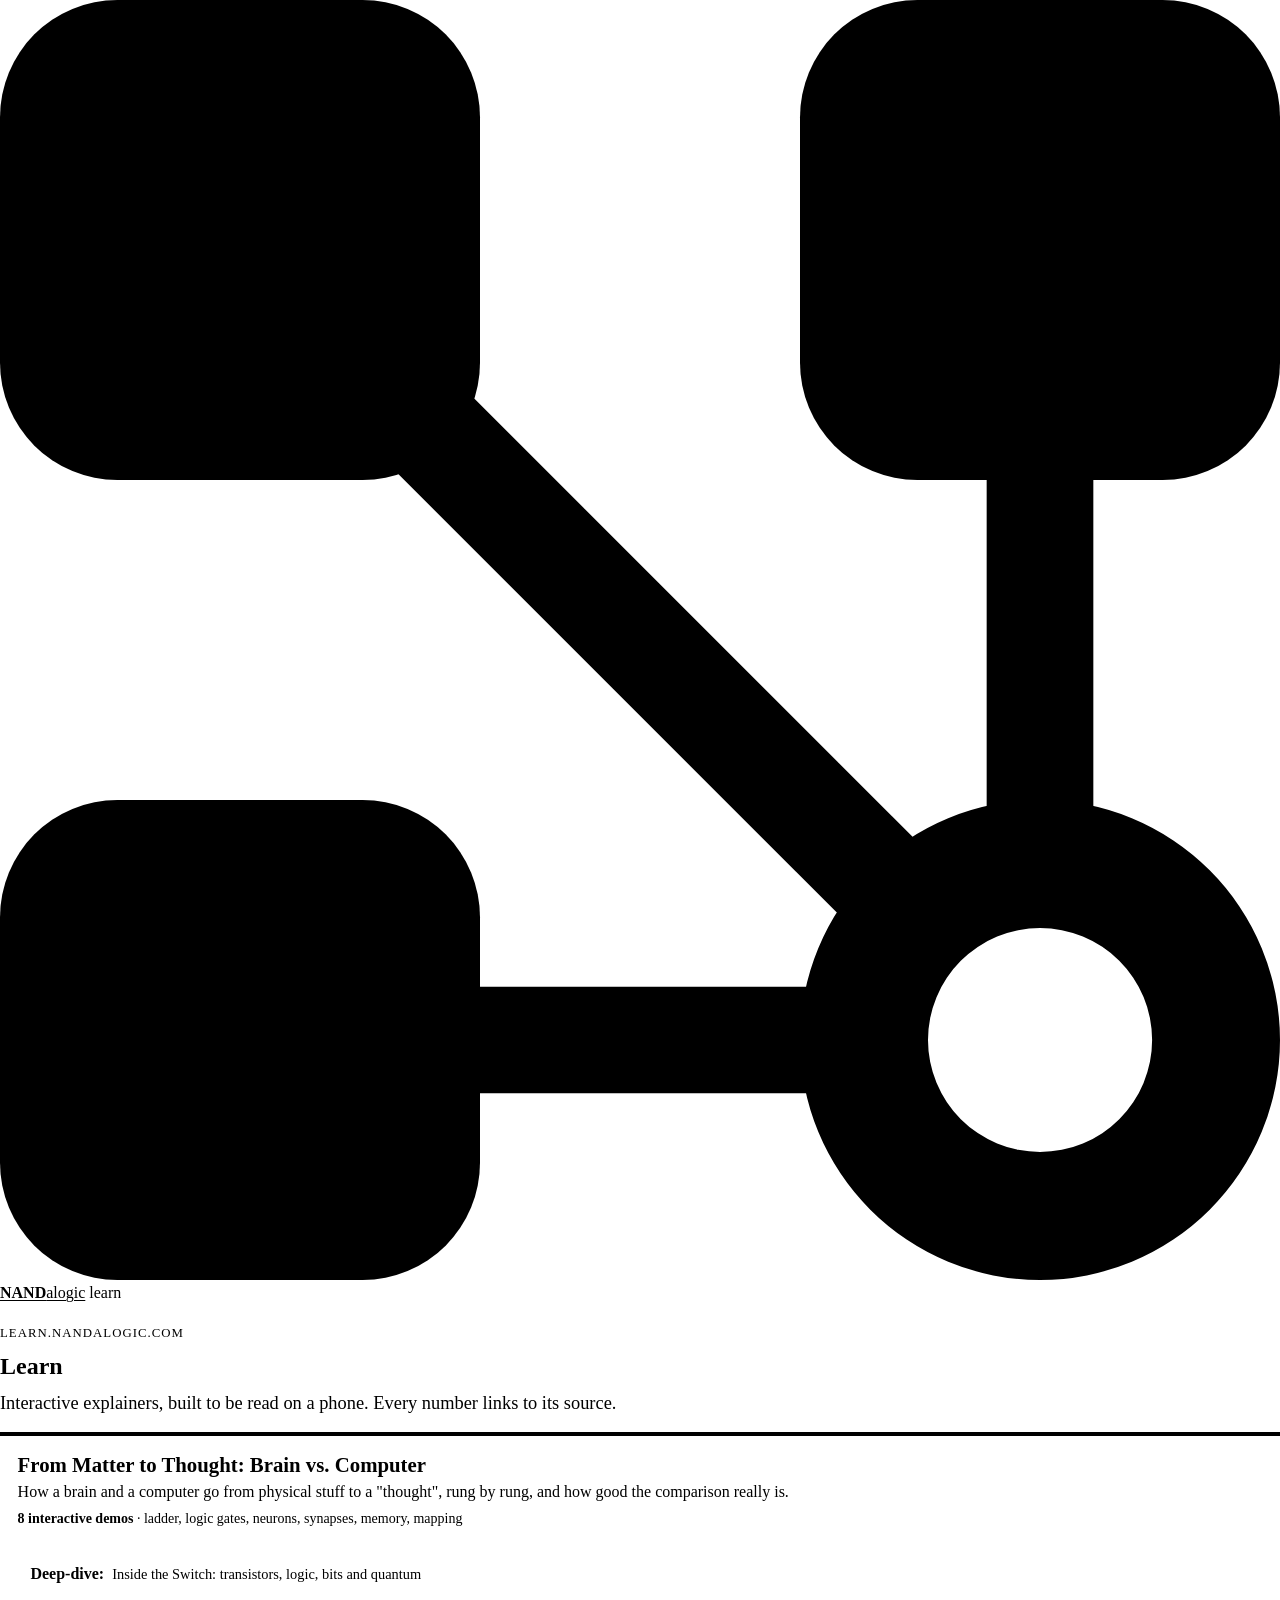
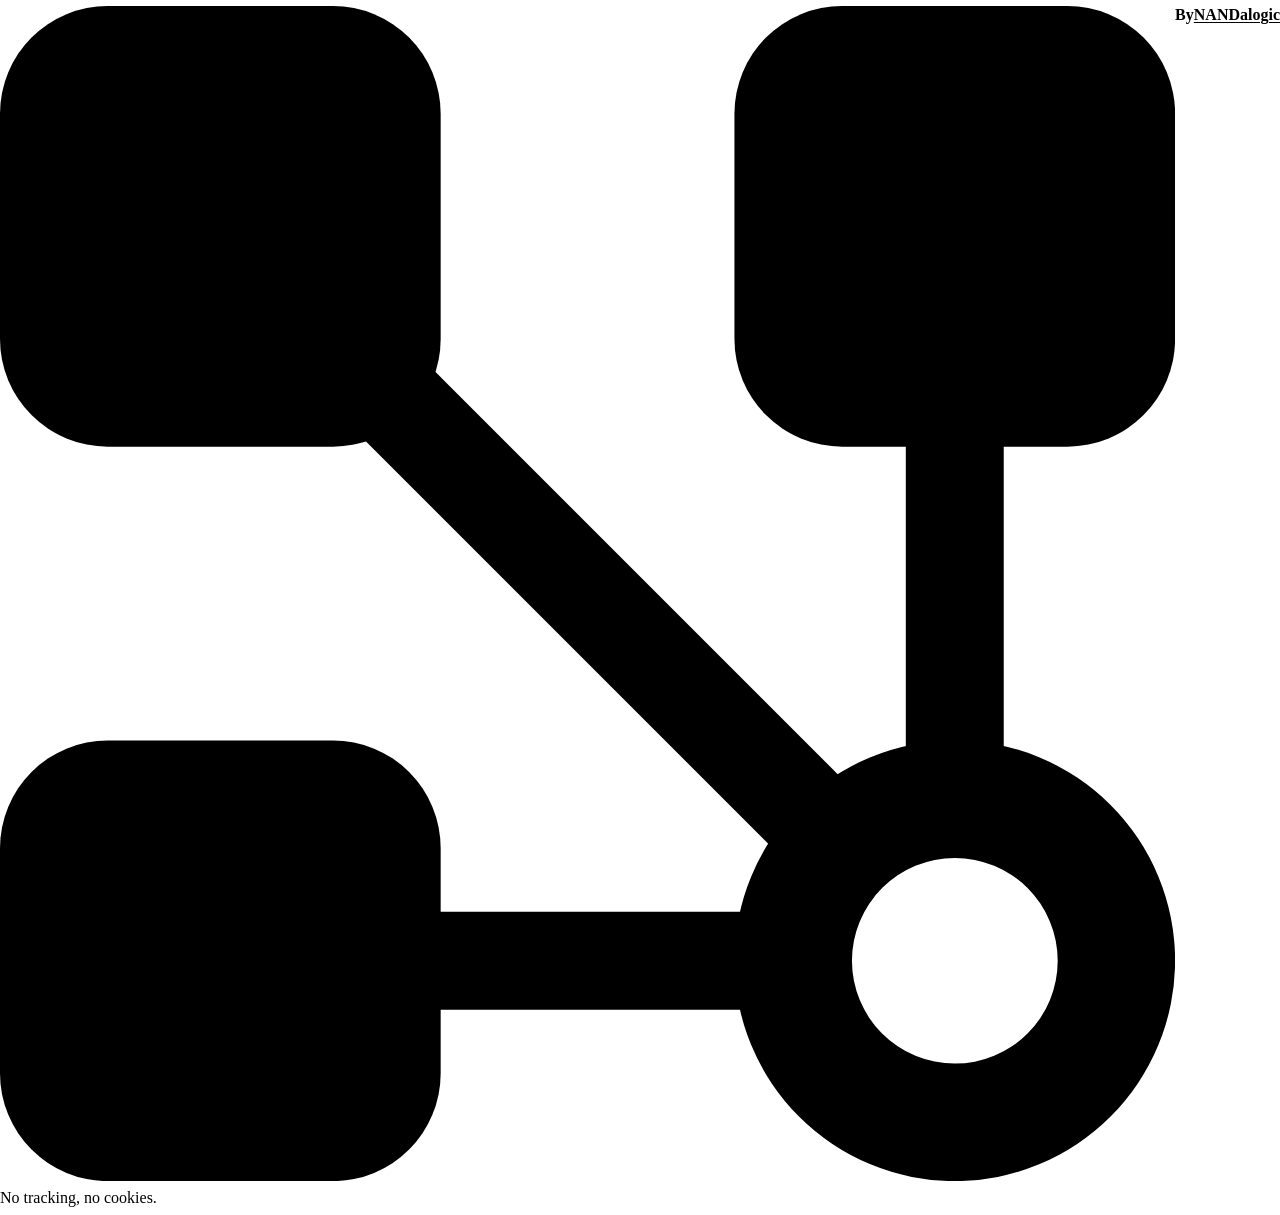
<file: index.html>
<!DOCTYPE html>
<html lang="en">
<head>
<meta charset="utf-8">
<meta name="viewport" content="width=device-width, initial-scale=1, viewport-fit=cover">
<title>learn.nandalogic.com</title>
<meta name="description" content="Interactive, sourced explainers from NANDalogic.">
<meta name="color-scheme" content="light dark">
<script>try{var t=JSON.parse(localStorage.getItem("theme"));if(t==="light"||t==="dark")document.documentElement.setAttribute("data-theme",t);}catch(e){}</script>
<link rel="preload" href="https://nandalogic.com/assets/fonts/inter-latin.woff2" as="font" type="font/woff2" crossorigin>
<link rel="preload" href="https://nandalogic.com/assets/nandalogic.css?v=1" as="style">
<link rel="icon" href="https://nandalogic.com/assets/brand/favicon.svg" type="image/svg+xml">
<link rel="icon" href="https://nandalogic.com/assets/brand/favicon-32.png" sizes="32x32">
<link rel="apple-touch-icon" href="https://nandalogic.com/assets/brand/apple-touch-icon.png">
<link rel="stylesheet" href="/assets/site.css?v=4">
<script src="/assets/site.js?v=4" defer></script>
<style>
  .topic { display: block; text-decoration: none; margin: 1rem 0; padding: 1rem 1.1rem; background: var(--surface); border: 1px solid var(--line); border-top: 4px solid; border-image: linear-gradient(90deg, var(--brain), var(--computer)) 1; }
  .topic h2 { margin: 0 0 .3rem; font-size: 1.3rem; }
  .topic p { margin: 0 0 .5rem; color: var(--ink-2); }
  .subtopic { display: flex; gap: .5rem; align-items: center; min-height: var(--tap); margin-left: 1rem; padding: .4rem .9rem; text-decoration: none; border: 1px solid var(--line); border-left: 4px solid var(--computer); border-radius: 10px; background: var(--surface); }
  .subtopic span { color: var(--ink-2); font-size: .9rem; }
  .subtopic b { white-space: nowrap; }
</style>
</head>
<body>
<header class="site-header">
  <div class="bar">
    <a class="brand" href="https://nandalogic.com" aria-label="NANDalogic home"><svg class="brand-mark" viewBox="0 0 24 24" aria-hidden="true"><path d="M3.79 5.21L16.46 17.88L17.88 16.46L5.21 3.79Z"/><path d="M18.5 4.5h2v11.7h-2zM4.5 18.5h11.7v2H4.5z"/><rect x="0" y="0" width="9" height="9" rx="2.2"/><rect x="15" y="0" width="9" height="9" rx="2.2"/><rect x="0" y="15" width="9" height="9" rx="2.2"/><path fill-rule="evenodd" d="M19.5 15a4.5 4.5 0 1 0 0 9a4.5 4.5 0 1 0 0-9zM19.5 17.4a2.1 2.1 0 1 1 0 4.2a2.1 2.1 0 1 1 0-4.2z"/></svg><span class="wordmark"><b>NAND</b>alogic</span></a>
    <a class="brand-sub" href="/">learn</a>
    <span class="spacer"></span>
    <button type="button" class="icon-btn theme-toggle" aria-label="Switch to dark mode"><svg viewBox="0 0 24 24" aria-hidden="true"><path d="M21 12.8A9 9 0 1 1 11.2 3a7 7 0 0 0 9.8 9.8z"/></svg></button>
  </div>
</header>
<main id="main" class="wrap">
  <section class="page-section">
    <p class="eyebrow">learn.nandalogic.com</p>
    <h1>Learn</h1>
    <p class="lede">Interactive explainers, built to be read on a phone. Every number links to its source.</p>

    <a class="topic" href="/brain-vs-computer/">
      <h2>From Matter to Thought: Brain vs. Computer</h2>
      <p>How a brain and a computer go from physical stuff to a "thought", rung by rung, and how good the comparison really is.</p>
      <span class="small"><b>8 interactive demos</b> · ladder, logic gates, neurons, synapses, memory, mapping</span>
    </a>
    <a class="subtopic" href="/brain-vs-computer/transistors/"><b>Deep-dive:</b> <span>Inside the Switch: transistors, logic, bits and quantum</span></a>
  </section>
</main>
<footer class="site-footer">
  <div class="wrap">
    <p class="foot-brand"><svg class="brand-mark" viewBox="0 0 24 24" aria-hidden="true"><path d="M3.79 5.21L16.46 17.88L17.88 16.46L5.21 3.79Z"/><path d="M18.5 4.5h2v11.7h-2zM4.5 18.5h11.7v2H4.5z"/><rect x="0" y="0" width="9" height="9" rx="2.2"/><rect x="15" y="0" width="9" height="9" rx="2.2"/><rect x="0" y="15" width="9" height="9" rx="2.2"/><path fill-rule="evenodd" d="M19.5 15a4.5 4.5 0 1 0 0 9a4.5 4.5 0 1 0 0-9zM19.5 17.4a2.1 2.1 0 1 1 0 4.2a2.1 2.1 0 1 1 0-4.2z"/></svg>By <a href="https://nandalogic.com">NANDalogic</a></p>
    <p>No tracking, no cookies.</p>
  </div>
</footer>
</body>
</html>
</file>
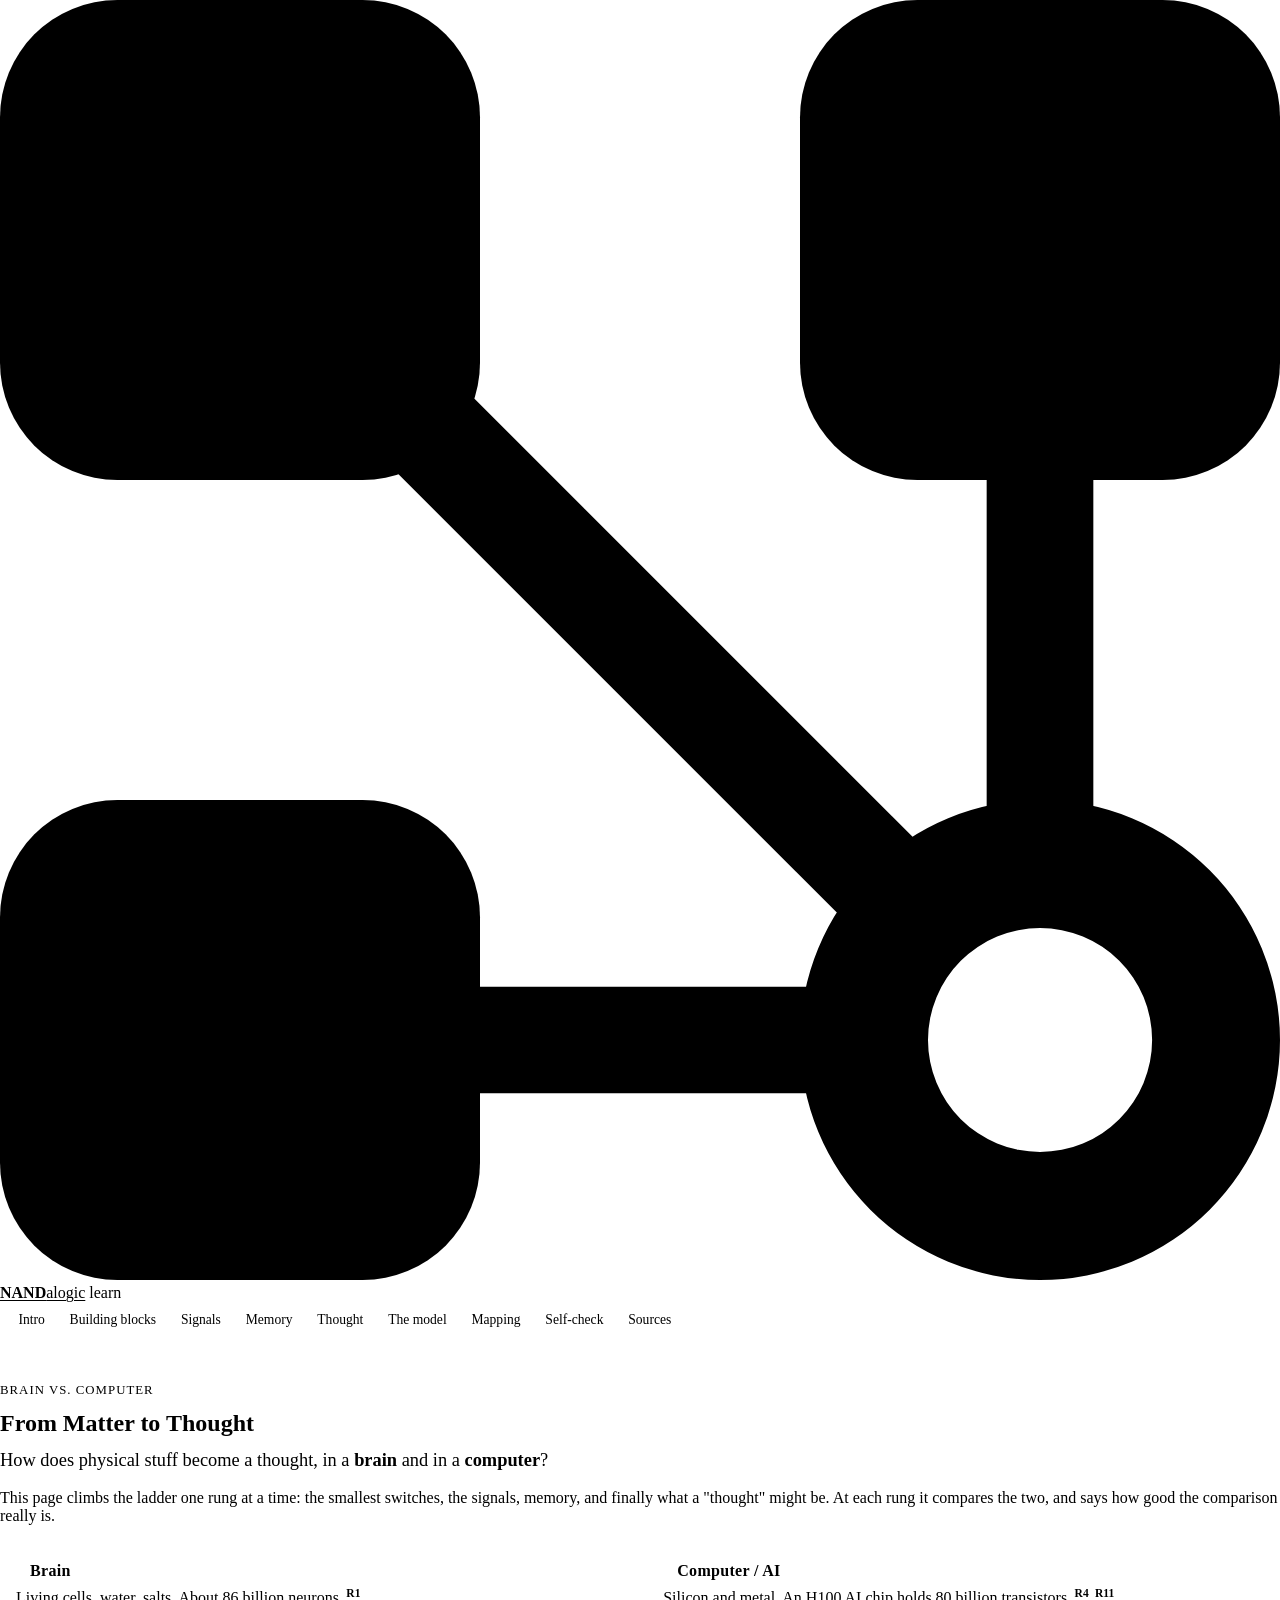
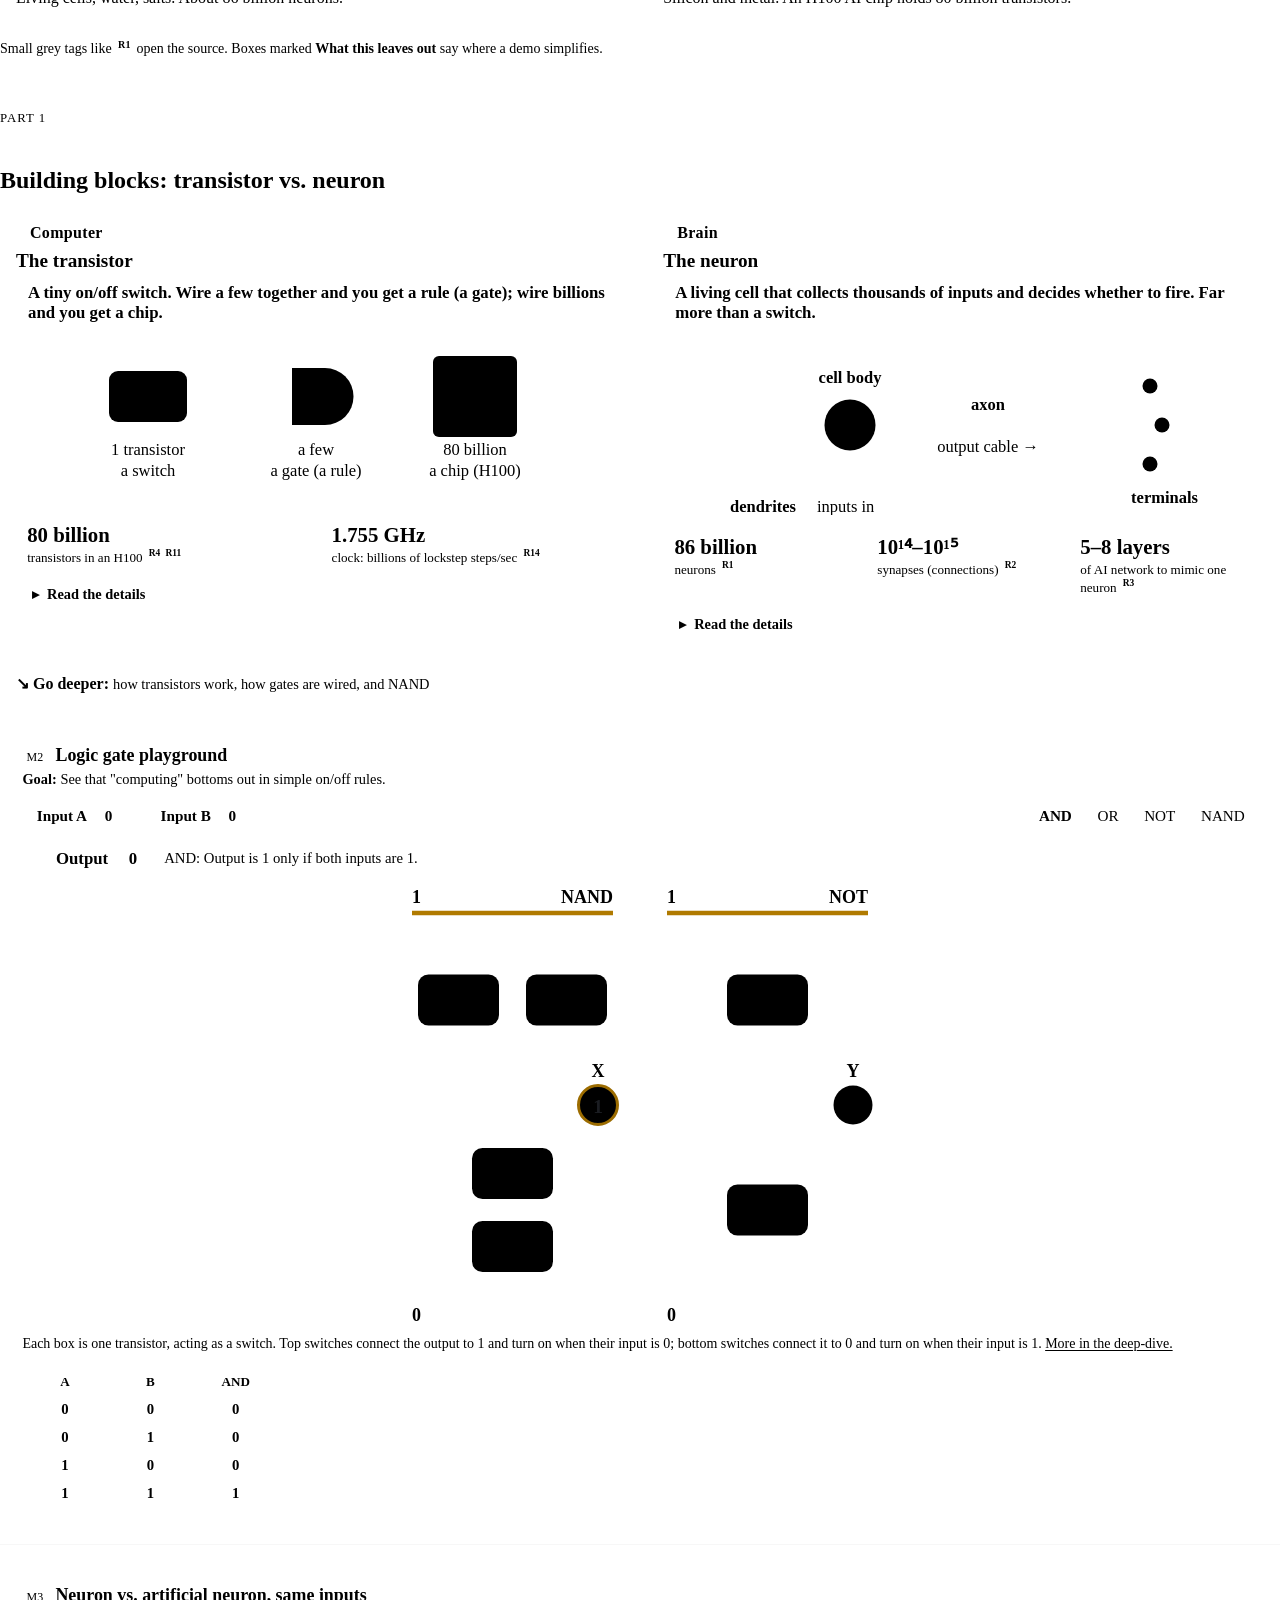
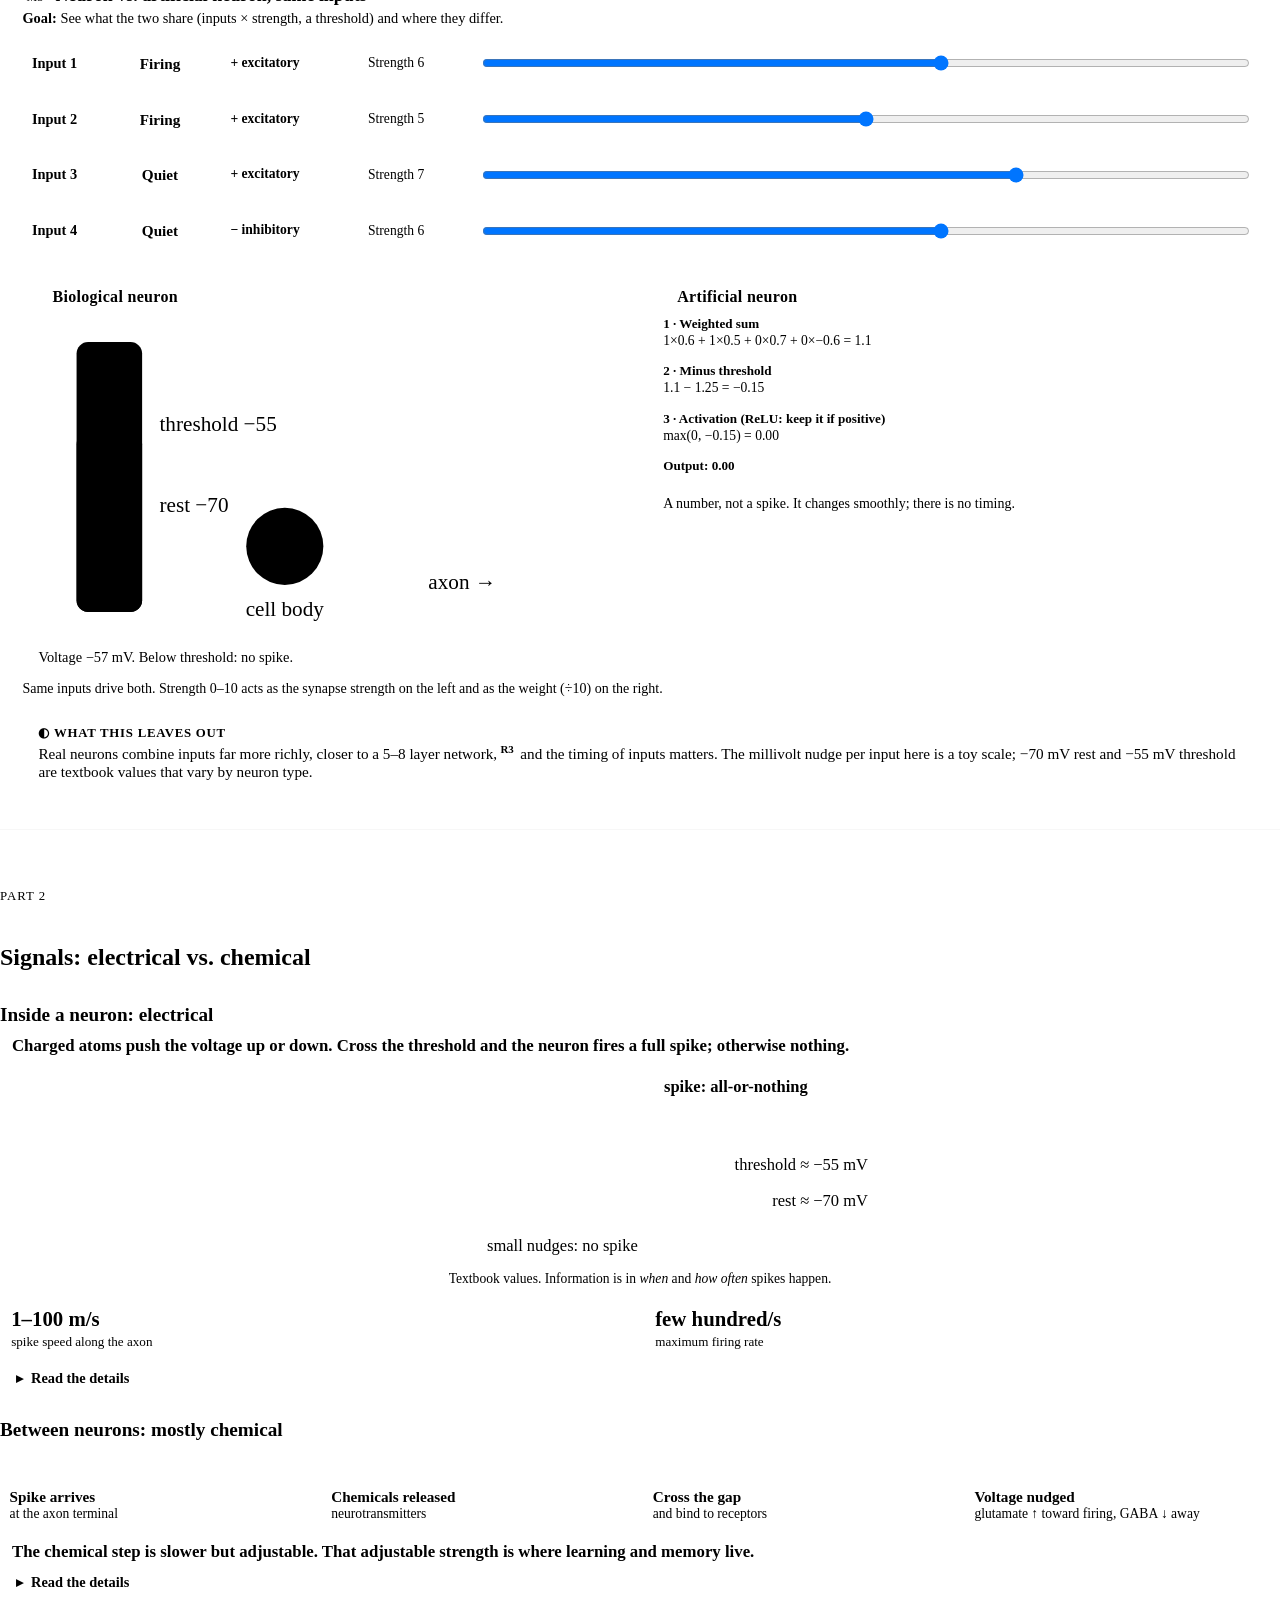
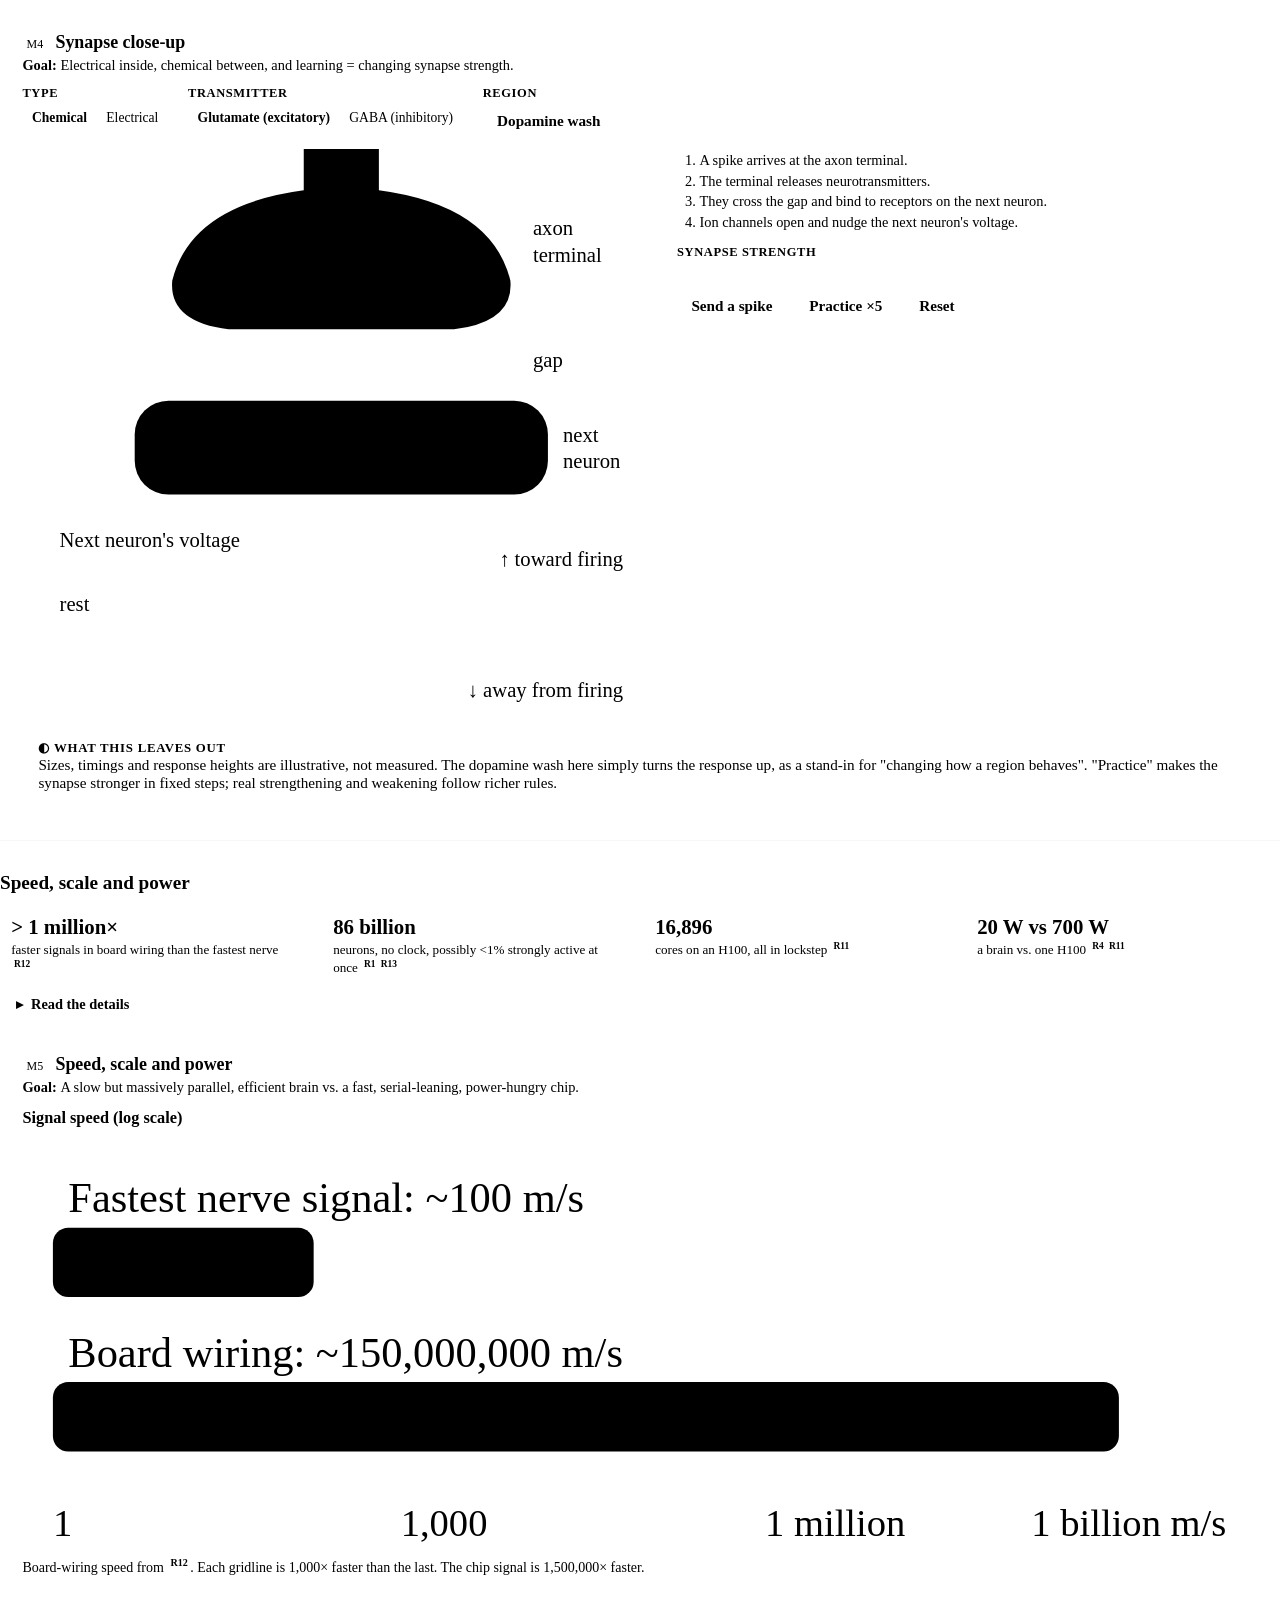
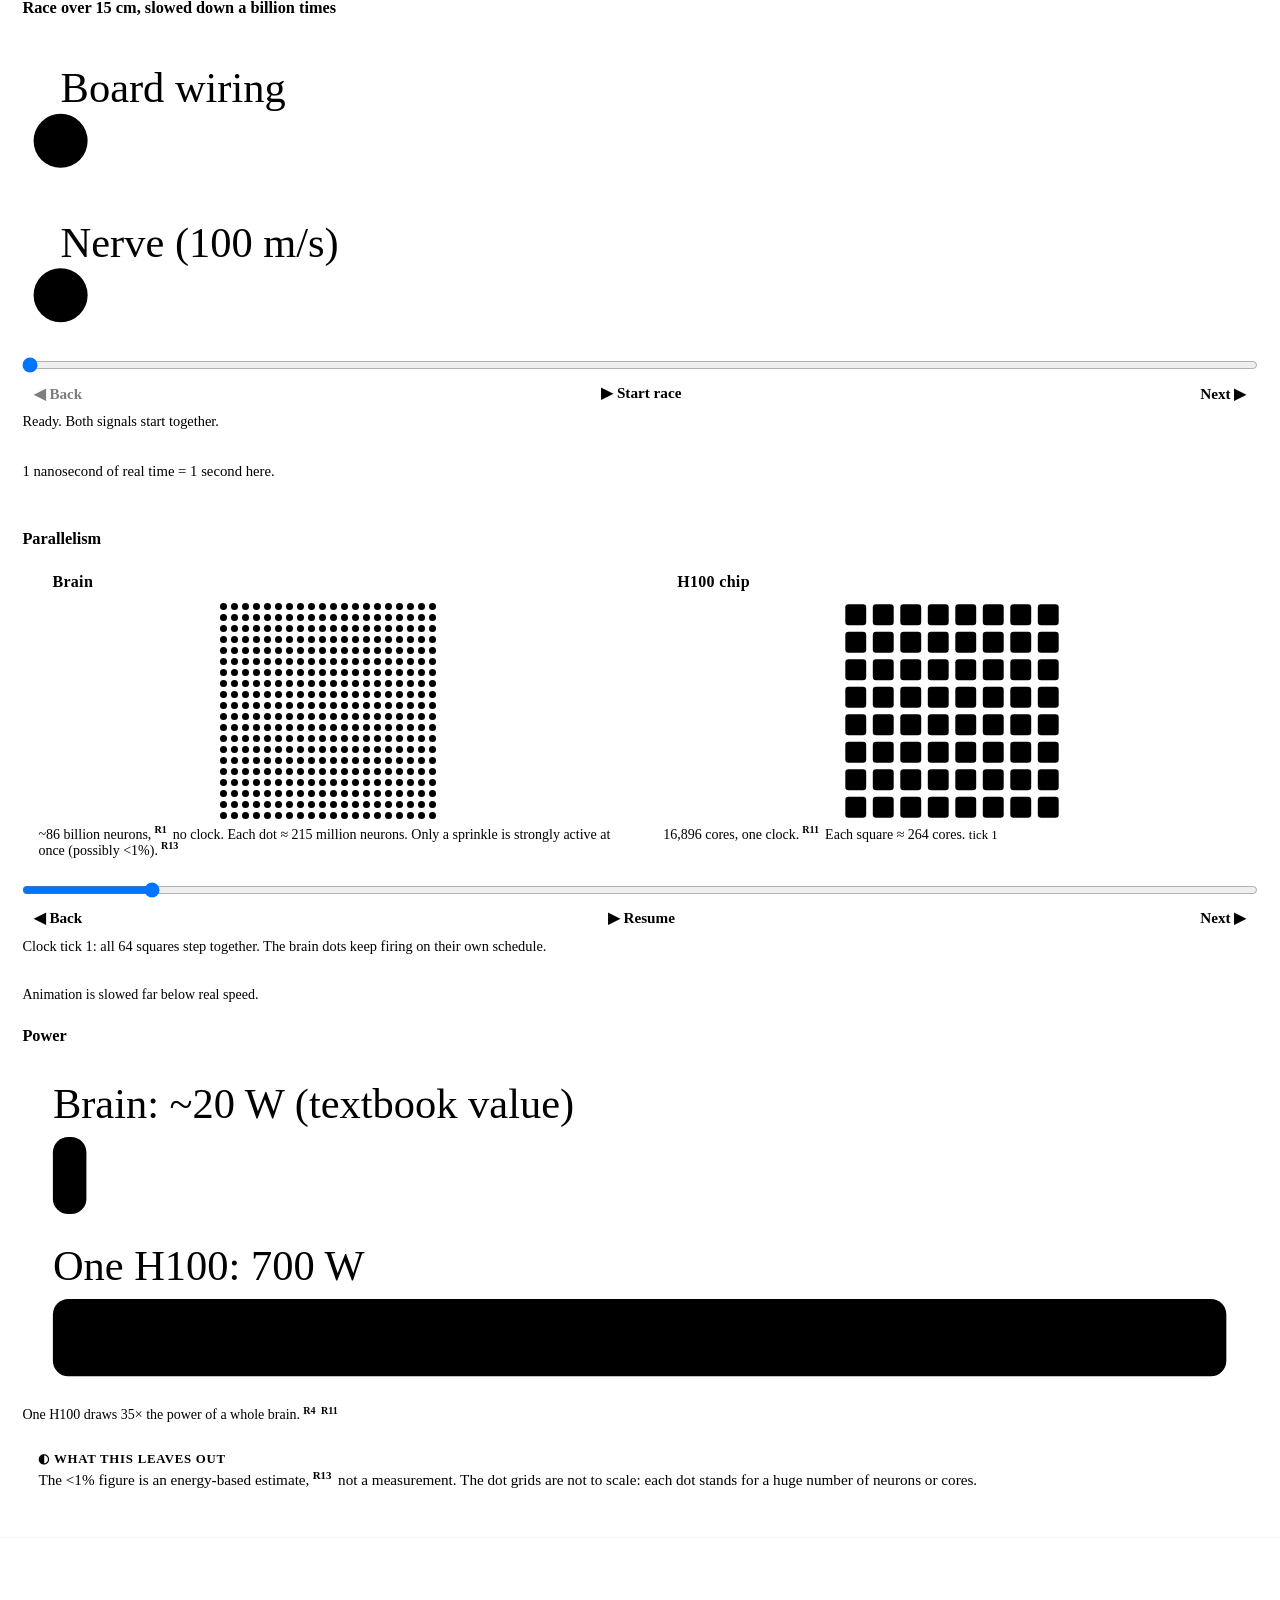
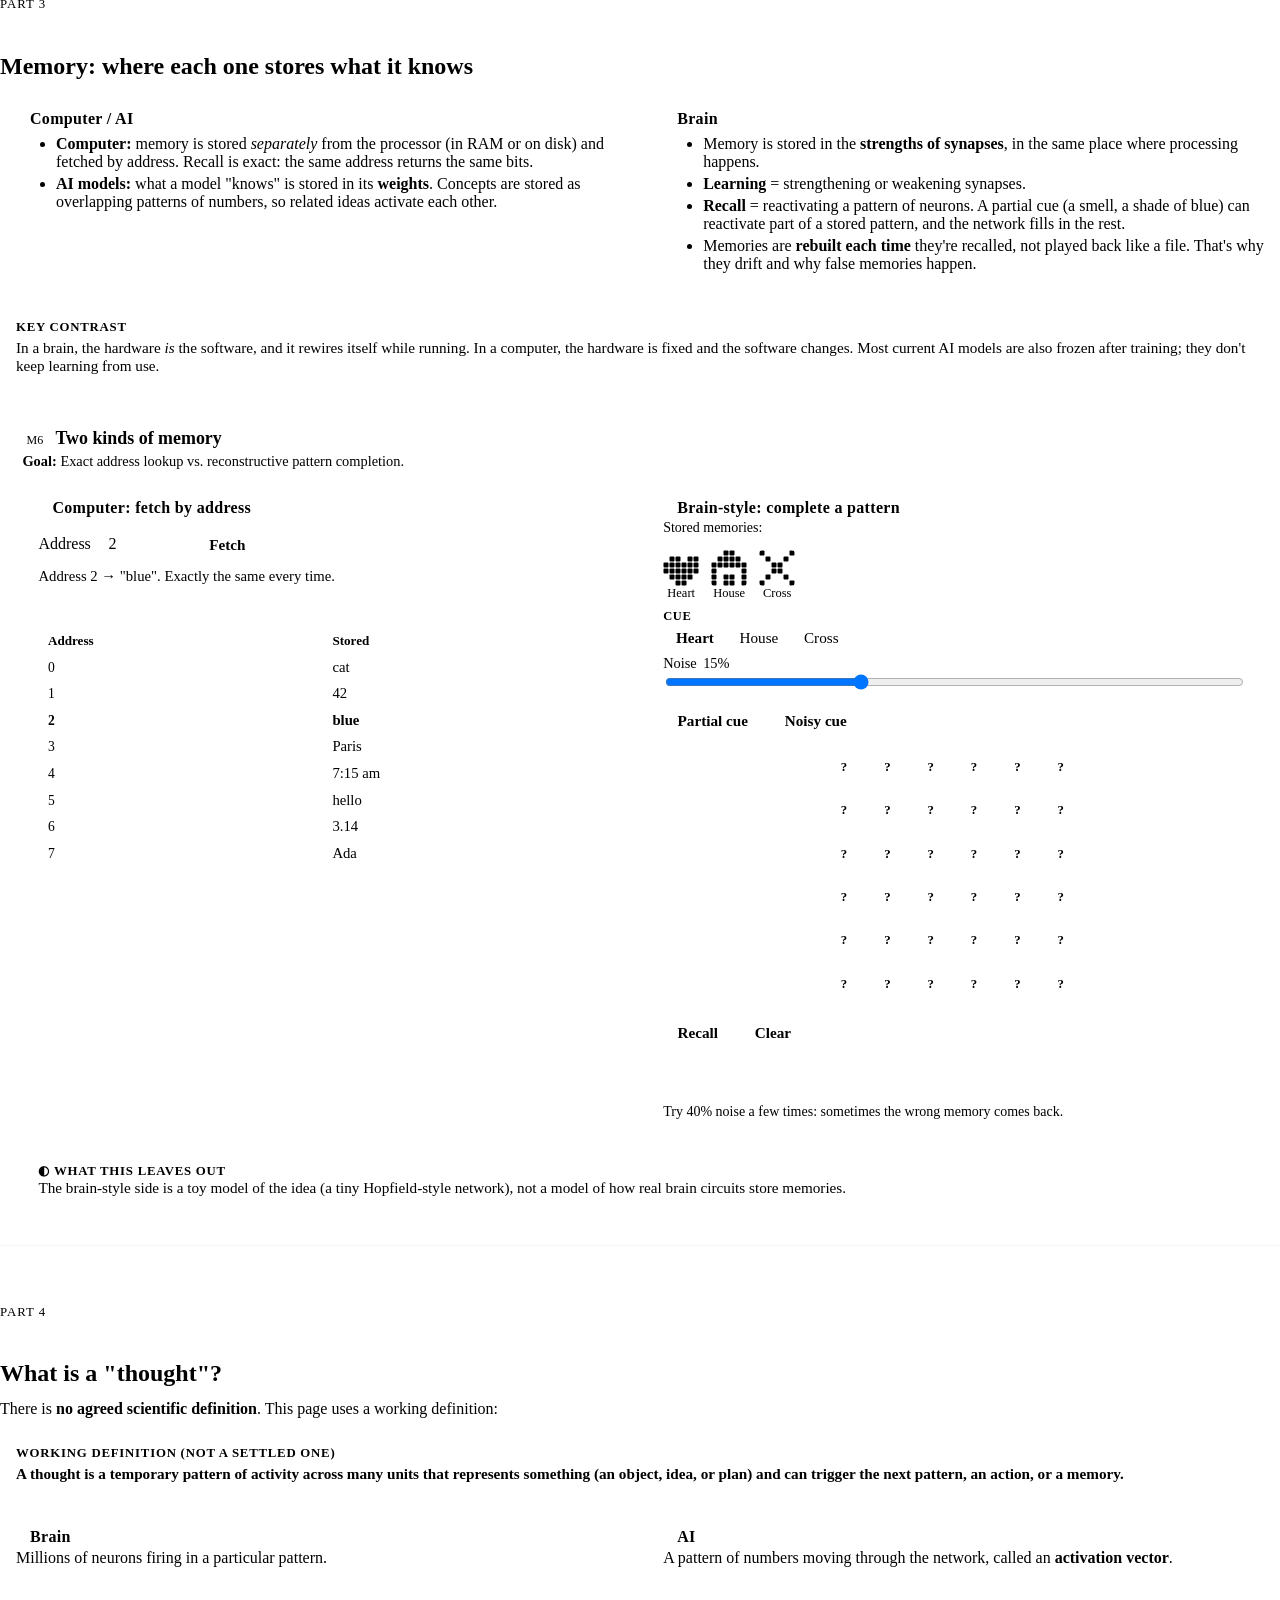
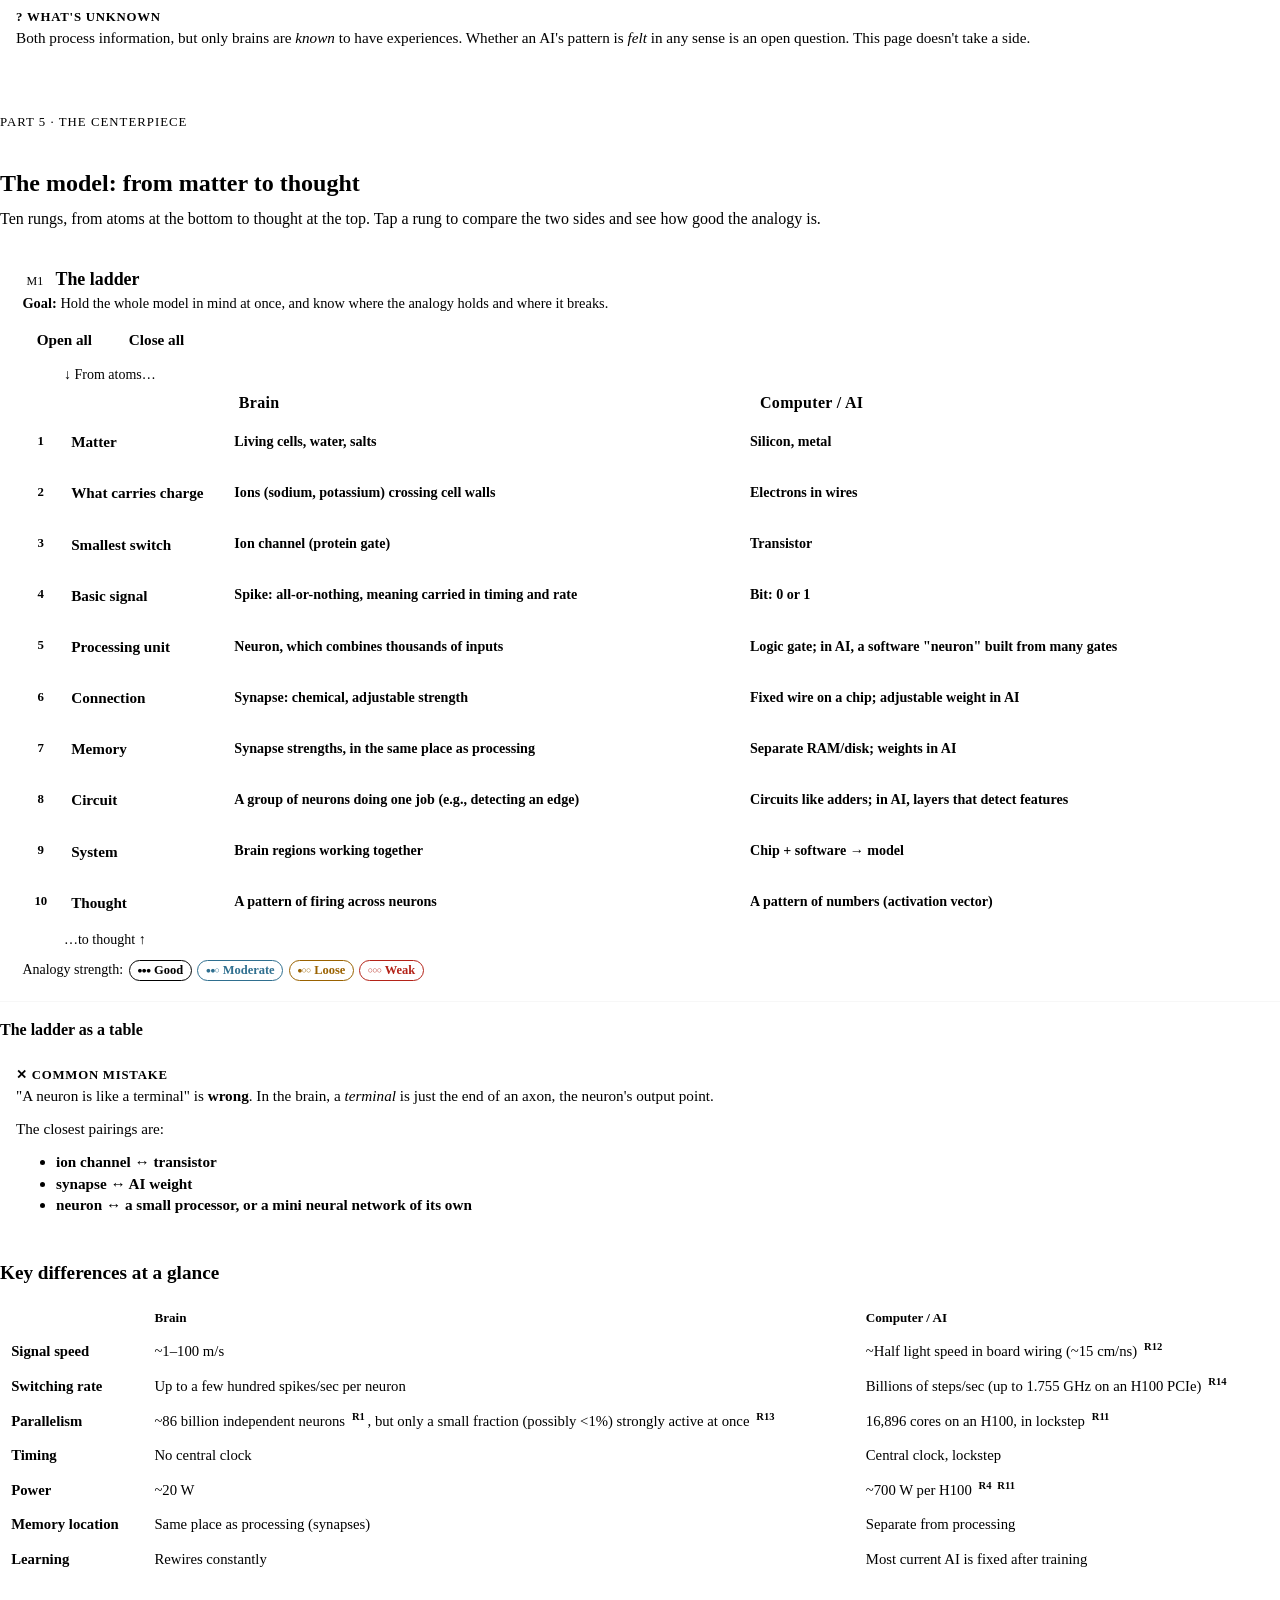
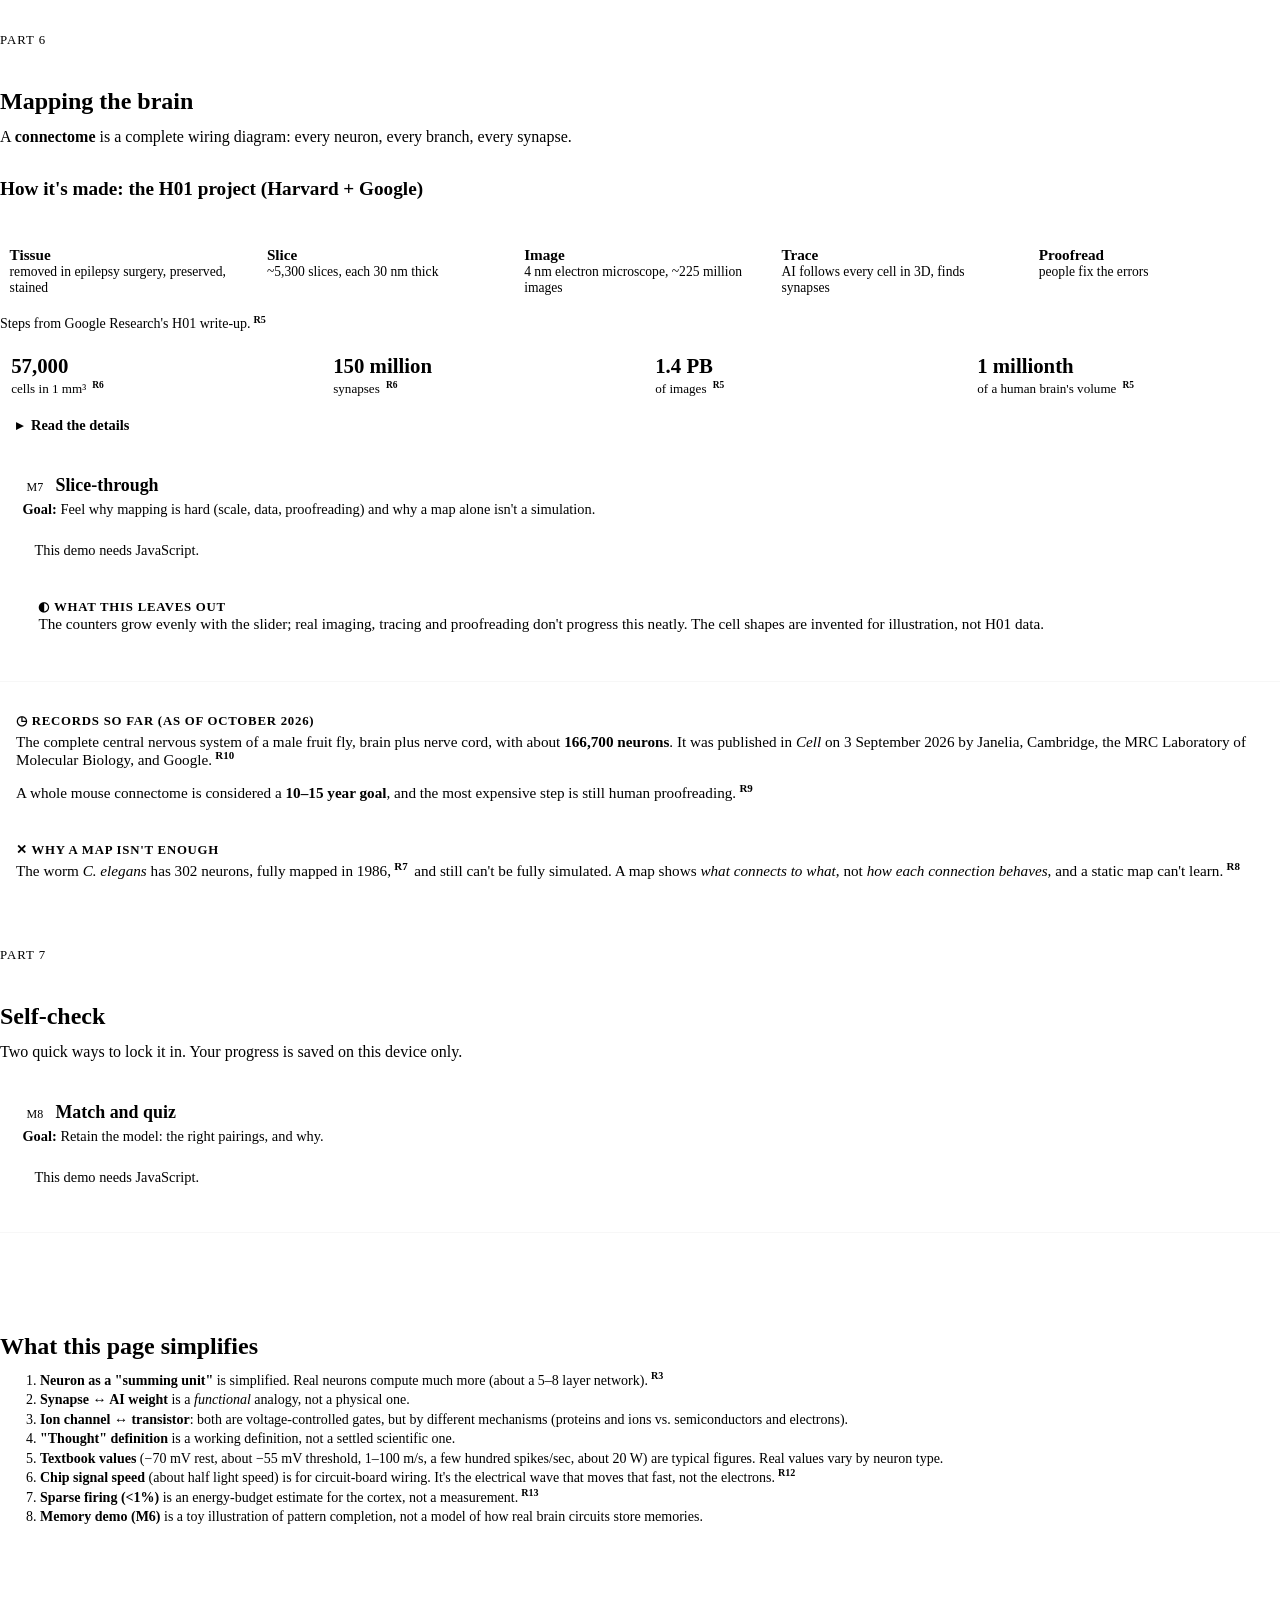
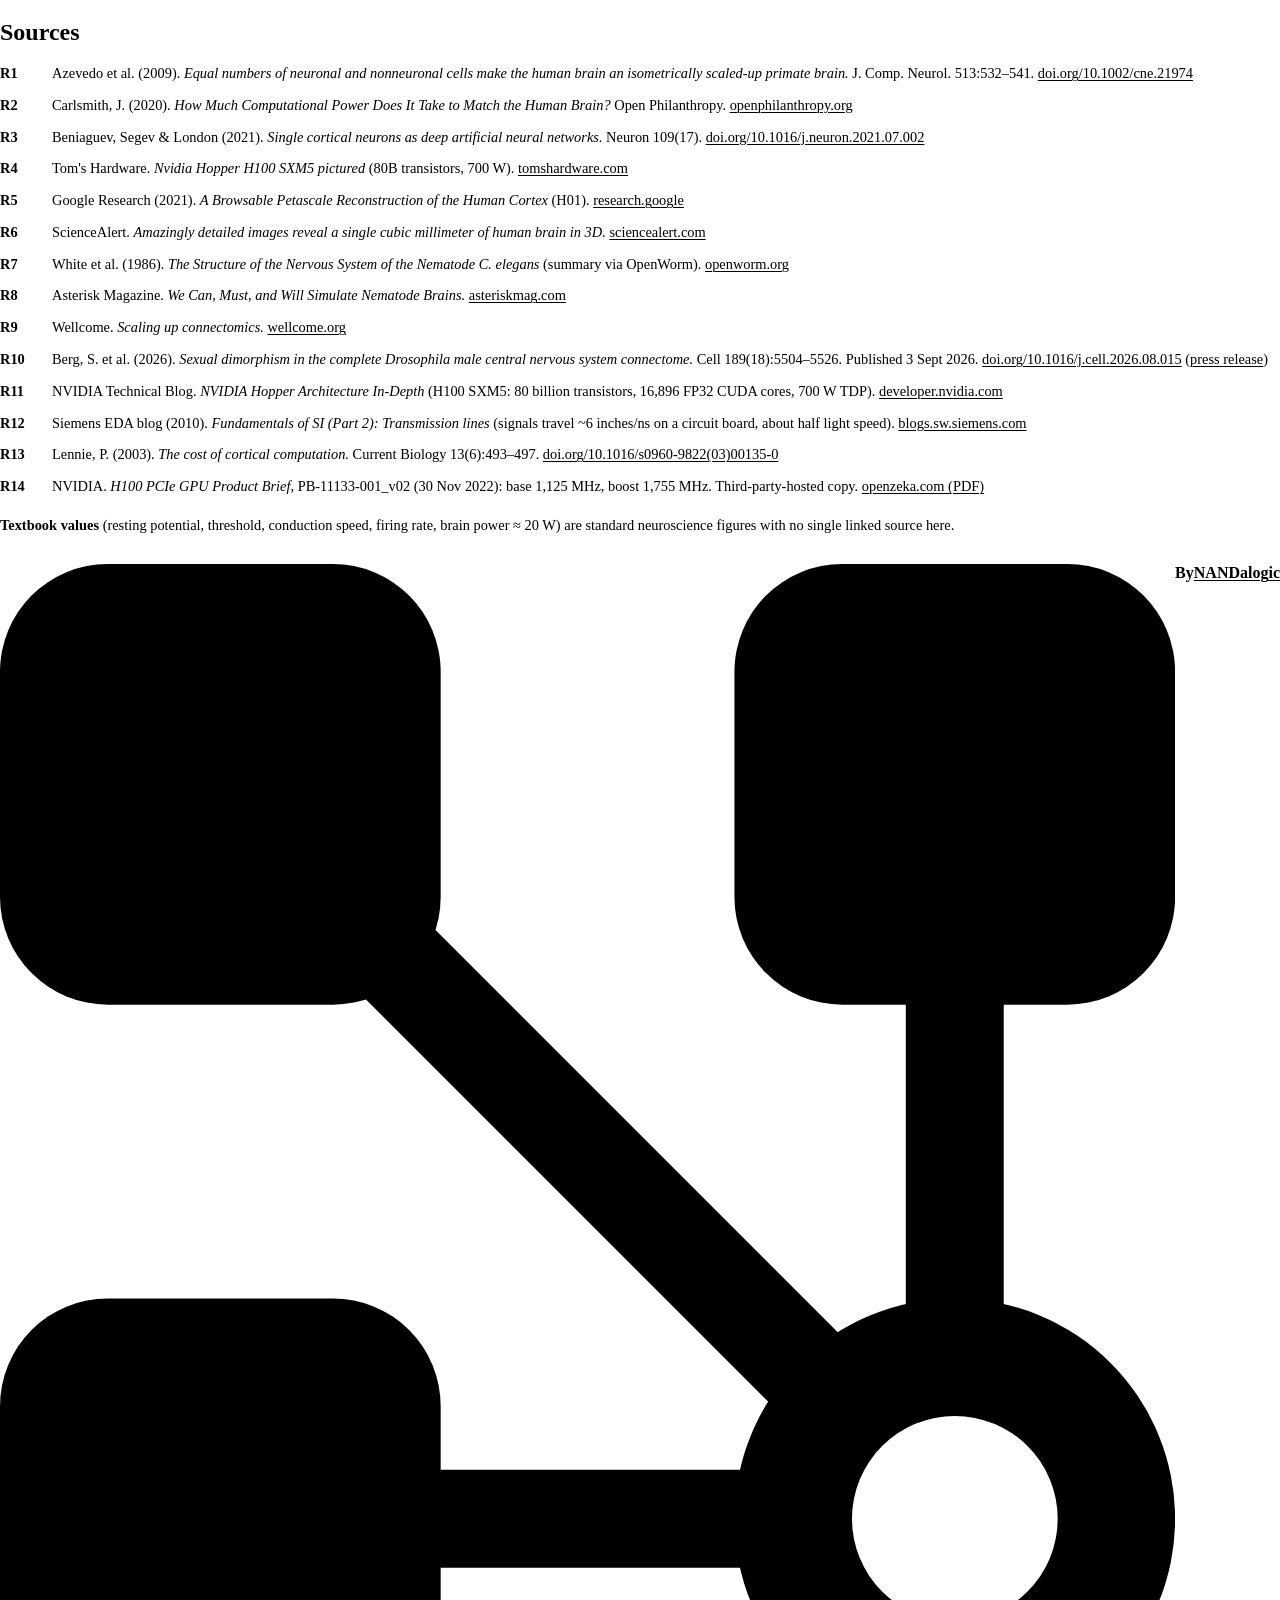
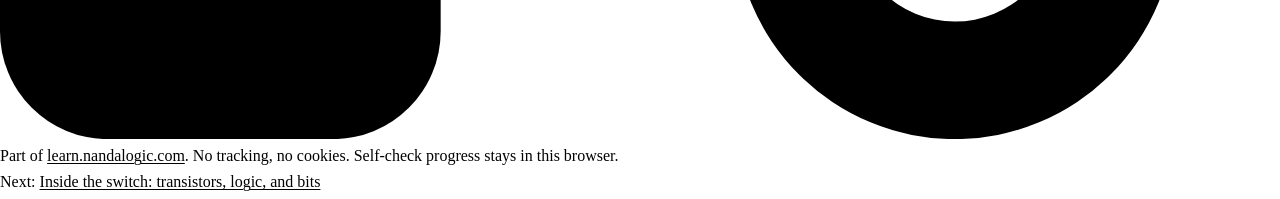
<file: brain-vs-computer/index.html>
<!DOCTYPE html>
<html lang="en">
<head>
<meta charset="utf-8">
<meta name="viewport" content="width=device-width, initial-scale=1, viewport-fit=cover">
<title>From Matter to Thought: Brain vs. Computer · learn.nandalogic.com</title>
<meta name="description" content="Layer by layer: how a brain and a computer go from physical matter to a thought, and where the analogy holds and breaks.">
<meta name="color-scheme" content="light dark">
<script>try{var t=JSON.parse(localStorage.getItem("theme"));if(t==="light"||t==="dark")document.documentElement.setAttribute("data-theme",t);}catch(e){}</script>
<link rel="preload" href="https://nandalogic.com/assets/fonts/inter-latin.woff2" as="font" type="font/woff2" crossorigin>
<link rel="preload" href="https://nandalogic.com/assets/nandalogic.css?v=1" as="style">
<link rel="icon" href="https://nandalogic.com/assets/brand/favicon.svg" type="image/svg+xml">
<link rel="icon" href="https://nandalogic.com/assets/brand/favicon-32.png" sizes="32x32">
<link rel="apple-touch-icon" href="https://nandalogic.com/assets/brand/apple-touch-icon.png">
<link rel="stylesheet" href="/assets/site.css?v=4">
<link rel="stylesheet" href="page.css?v=3">
<script src="/assets/site.js?v=4" defer></script>
<script src="/assets/widgets.js?v=3" defer></script>
<script src="page.js?v=7" defer></script>
</head>
<body>
<a class="skip-link" href="#main">Skip to content</a>

<header class="site-header">
  <div class="bar">
    <a class="brand" href="https://nandalogic.com" aria-label="NANDalogic home"><svg class="brand-mark" viewBox="0 0 24 24" aria-hidden="true"><path d="M3.79 5.21L16.46 17.88L17.88 16.46L5.21 3.79Z"/><path d="M18.5 4.5h2v11.7h-2zM4.5 18.5h11.7v2H4.5z"/><rect x="0" y="0" width="9" height="9" rx="2.2"/><rect x="15" y="0" width="9" height="9" rx="2.2"/><rect x="0" y="15" width="9" height="9" rx="2.2"/><path fill-rule="evenodd" d="M19.5 15a4.5 4.5 0 1 0 0 9a4.5 4.5 0 1 0 0-9zM19.5 17.4a2.1 2.1 0 1 1 0 4.2a2.1 2.1 0 1 1 0-4.2z"/></svg><span class="wordmark"><b>NAND</b>alogic</span></a>
    <a class="brand-sub" href="/">learn</a>
    <nav class="section-nav" aria-label="Sections">
      <ol>
        <li><a href="#intro">Intro</a></li>
        <li><a href="#blocks">Building blocks</a></li>
        <li><a href="#signals">Signals</a></li>
        <li><a href="#memory">Memory</a></li>
        <li><a href="#thought">Thought</a></li>
        <li><a href="#model">The model</a></li>
        <li><a href="#mapping">Mapping</a></li>
        <li><a href="#check">Self-check</a></li>
        <li><a href="#references">Sources</a></li>
      </ol>
    </nav>
    <button type="button" class="icon-btn theme-toggle" aria-label="Switch to dark mode"><svg viewBox="0 0 24 24" aria-hidden="true"><path d="M21 12.8A9 9 0 1 1 11.2 3a7 7 0 0 0 9.8 9.8z"/></svg></button>
  </div>
  <div class="progress" aria-hidden="true"><span></span></div>
</header>

<main id="main" class="wrap">

<!-- ============ 1. INTRO ============ -->
<section id="intro" class="page-section intro">
  <p class="eyebrow">Brain vs. computer</p>
  <h1>From Matter to Thought</h1>
  <p class="lede">How does physical stuff become a thought, in a <span class="hl is-brain">brain</span> and in a <span class="hl is-computer">computer</span>?</p>
  <p>This page climbs the ladder one rung at a time: the smallest switches, the signals, memory, and finally what a "thought" might be. At each rung it compares the two, and says how good the comparison really is.</p>
  <div class="split intro-key">
    <div class="side is-brain"><span class="tag">Brain</span><p>Living cells, water, salts. About 86 billion neurons.[R1]</p></div>
    <div class="side is-computer"><span class="tag">Computer / AI</span><p>Silicon and metal. An H100 AI chip holds 80 billion transistors.[R4][R11]</p></div>
  </div>
  <p class="small muted">Small grey tags like <a class="fn" href="#references" tabindex="-1" aria-hidden="true">R1</a> open the source. Boxes marked <b>What this leaves out</b> say where a demo simplifies.</p>
</section>

<!-- ============ 2. BUILDING BLOCKS ============ -->
<section id="blocks" class="page-section">
  <p class="eyebrow">Part 1</p>
  <h2>Building blocks: transistor vs. neuron</h2>

  <div class="split">
    <div class="side is-computer">
      <span class="tag">Computer</span>
      <h3>The transistor</h3>
      <p class="tldr">A tiny on/off switch. Wire a few together and you get a rule (a gate); wire billions and you get a chip.</p>
      <figure class="fig">
        <svg viewBox="0 0 320 112" role="img" aria-label="One transistor is a switch; a few make a gate; 80 billion make a chip">
          <rect x="22" y="24" width="52" height="34" rx="6" class="fl-comp-soft" stroke-width="2"/>
          <text x="48" y="45" text-anchor="middle" class="lbl-b">on/off</text>
          <text x="48" y="80" text-anchor="middle">1 transistor</text>
          <text x="48" y="94" text-anchor="middle" class="lbl-muted">a switch</text>
          <path d="M88 41 h22 m-6 -5 l6 5 l-6 5" class="st-muted" stroke-width="2"/>
          <path d="M128 41 h16 M128 33 h16 M128 49 h16" class="st-muted" stroke-width="1.5"/>
          <path d="M144 22 h22 a19 19 0 0 1 0 38 h-22 Z" class="fl-comp-soft" stroke-width="2"/>
          <text x="160" y="45" text-anchor="middle" class="lbl-b">AND</text>
          <text x="160" y="80" text-anchor="middle">a few</text>
          <text x="160" y="94" text-anchor="middle" class="lbl-muted">a gate (a rule)</text>
          <path d="M200 41 h22 m-6 -5 l6 5 l-6 5" class="st-muted" stroke-width="2"/>
          <rect x="238" y="14" width="56" height="54" rx="4" class="fl-comp-soft" stroke-width="2"/>
          <path d="M250 14 v54 M262 14 v54 M274 14 v54 M286 14 v54 M238 27 h56 M238 41 h56 M238 55 h56" class="st-comp" stroke-width=".8"/>
          <text x="266" y="80" text-anchor="middle">80 billion</text>
          <text x="266" y="94" text-anchor="middle" class="lbl-muted">a chip (H100)</text>
        </svg>
      </figure>
      <div class="stats">
        <div class="stat"><b>80 billion</b><span>transistors in an H100 [R4][R11]</span></div>
        <div class="stat"><b>1.755 GHz</b><span>clock: billions of lockstep steps/sec [R14]</span></div>
      </div>
      <details class="more"><summary>Read the details</summary><div class="more-body">
      <ul>
        <li><b>Basic unit: the transistor.</b> A tiny switch controlled by electricity: on or off. A modern AI chip (Nvidia H100) contains <b>80 billion</b> transistors.[R4][R11]</li>
        <li><b>Electricity:</b> electrons move through metal wires. High voltage = <span class="bit is-1">1</span>, low voltage = <span class="bit is-0">0</span> (a "bit").</li>
        <li><b>Logic gates:</b> a few transistors wired together make a rule:
          <ul>
            <li><b>AND</b>: output is on only if <i>both</i> inputs are on</li>
            <li><b>OR</b>: output is on if <i>either</i> input is on</li>
            <li><b>NOT</b>: output is the opposite of the input</li>
          </ul>
          Everything a computer does (math, video, AI) is built from huge numbers of these simple rules.</li>
        <li><b>Clock:</b> the whole chip runs in lockstep to a central clock, taking billions of steps per second. NVIDIA lists the PCIe version of the H100 at up to <b>1.755 GHz</b> (1,755 million steps per second).[R14]</li>
        <li><b>AI on top:</b> an artificial neural network is <i>software</i> that imitates simplified neurons. Each "neuron" multiplies its inputs by learned numbers called <b>weights</b>, adds them up, and passes the result on. So AI is brain-inspired math running on logic gates.</li>
      </ul>
      </div></details>
    </div>
    <div class="side is-brain">
      <span class="tag">Brain</span>
      <h3>The neuron</h3>
      <p class="tldr">A living cell that collects thousands of inputs and decides whether to fire. Far more than a switch.</p>
      <figure class="fig">
        <svg viewBox="0 0 320 120" role="img" aria-label="A neuron: branching dendrites take inputs into the cell body; the axon carries the output to terminals">
          <path d="M84 60 L44 28 L22 16 M44 28 L32 44 M84 60 L34 60 L12 54 M34 60 L18 74 M84 60 L46 92 L24 106 M46 92 L30 86" class="st-brain" stroke-width="2.5" stroke-linecap="round"/>
          <circle cx="84" cy="60" r="17" class="fl-brain-soft" stroke-width="2.5"/>
          <path d="M101 60 H252" class="st-brain" stroke-width="5" stroke-linecap="round"/>
          <path d="M252 60 L284 34 M252 60 L292 60 M252 60 L284 86" class="st-brain" stroke-width="2.5" stroke-linecap="round"/>
          <circle cx="284" cy="34" r="5" class="fl-brain"/><circle cx="292" cy="60" r="5" class="fl-brain"/><circle cx="284" cy="86" r="5" class="fl-brain"/>
          <text x="4" y="118" class="lbl-b">dendrites</text><text x="62" y="118" class="lbl-muted">inputs in</text>
          <text x="84" y="32" text-anchor="middle" class="lbl-b">cell body</text>
          <text x="176" y="50" text-anchor="middle" class="lbl-b">axon</text><text x="176" y="78" text-anchor="middle" class="lbl-muted">output cable →</text>
          <text x="316" y="112" text-anchor="end" class="lbl-b">terminals</text>
        </svg>
      </figure>
      <div class="stats">
        <div class="stat"><b>86 billion</b><span>neurons [R1]</span></div>
        <div class="stat"><b>10¹⁴–10¹⁵</b><span>synapses (connections) [R2]</span></div>
        <div class="stat"><b>5–8 layers</b><span>of AI network to mimic one neuron [R3]</span></div>
      </div>
      <details class="more"><summary>Read the details</summary><div class="more-body">
      <ul>
        <li><b>Basic unit: the neuron</b>, a living cell. The adult human brain has about <b>86 billion neurons</b> (86.1 ± 8.1 billion), plus a similar number of non-neuronal support cells (about 84.6 billion).[R1]</li>
        <li><b>Parts of a neuron:</b>
          <ul>
            <li><b>Dendrites</b>: input branches that receive signals</li>
            <li><b>Cell body (soma)</b>: where inputs are combined</li>
            <li><b>Axon</b>: the output cable</li>
            <li><b>Axon terminals</b>: the endpoints that pass the signal to the next neuron</li>
          </ul></li>
        <li><b>Connections:</b> roughly <b>10¹⁴–10¹⁵ synapses</b> (100 trillion to 1 quadrillion).[R2]</li>
        <li><b>A neuron is not a logic gate.</b> It combines thousands of inputs in complex ways. A 2021 study found that mimicking one realistic cortical neuron took an artificial deep network <b>5–8 layers</b> deep.[R3]</li>
      </ul>
      </div></details>
    </div>
  </div>

  <a class="go-deeper" href="/brain-vs-computer/transistors/"><b>Go deeper:</b> <span>how transistors work, how gates are wired, and NAND</span></a>

  <!-- M2 -->
  <div class="module is-computer" id="m2" aria-labelledby="m2-title">
    <div class="module-head"><span class="module-id">M2</span><h3 id="m2-title">Logic gate playground</h3></div>
    <p class="goal">See that "computing" bottoms out in simple on/off rules.</p>
    <div class="module-body"><p class="noscript">This demo needs JavaScript.</p></div>
  </div>

  <!-- M3 -->
  <div class="module" id="m3" aria-labelledby="m3-title">
    <div class="module-head"><span class="module-id">M3</span><h3 id="m3-title">Neuron vs. artificial neuron, same inputs</h3></div>
    <p class="goal">See what the two share (inputs × strength, a threshold) and where they differ.</p>
    <div class="module-body"><p class="noscript">This demo needs JavaScript.</p></div>
    <div class="callout leaves-out">
      <span class="callout-title">What this leaves out</span>
      Real neurons combine inputs far more richly, closer to a 5–8 layer network,[R3] and the timing of inputs matters. The millivolt nudge per input here is a toy scale; −70 mV rest and −55 mV threshold are textbook values that vary by neuron type.
    </div>
  </div>
</section>

<!-- ============ 3. SIGNALS ============ -->
<section id="signals" class="page-section">
  <p class="eyebrow">Part 2</p>
  <h2>Signals: electrical vs. chemical</h2>

  <h3>Inside a neuron: electrical</h3>
  <p class="tldr is-brain">Charged atoms push the voltage up or down. Cross the threshold and the neuron fires a full spike; otherwise nothing.</p>
  <figure class="fig is-brain">
    <svg viewBox="0 0 320 132" role="img" aria-label="Voltage trace: small nudges below threshold do nothing; crossing about minus 55 millivolts fires a full spike">
      <line x1="8" x2="312" y1="96" y2="96" class="st-muted st-dash" stroke-width="1"/>
      <line x1="8" x2="312" y1="72" y2="72" class="st-brain st-dash" stroke-width="1.5"/>
      <polyline points="8,96 56,96 66,88 76,96 104,96 114,84 126,96 146,96 156,80 163,72 168,12 177,110 190,102 212,96 312,96" class="st-brain" stroke-width="2.5" stroke-linejoin="round"/>
      <text x="312" y="92" text-anchor="end" class="lbl-muted">rest ≈ −70 mV</text>
      <text x="312" y="68" text-anchor="end">threshold ≈ −55 mV</text>
      <text x="176" y="16" class="lbl-b">spike: all-or-nothing</text>
      <text x="58" y="122" class="lbl-muted">small nudges: no spike</text>
    </svg>
    <figcaption>Textbook values. Information is in <i>when</i> and <i>how often</i> spikes happen.</figcaption>
  </figure>
  <div class="stats is-brain">
    <div class="stat"><b>1–100 m/s</b><span>spike speed along the axon</span></div>
    <div class="stat"><b>few hundred/s</b><span>maximum firing rate</span></div>
  </div>
  <details class="more"><summary>Read the details</summary><div class="more-body">
  <ul>
    <li>The "electricity" isn't electrons in a wire. It's <b>charged atoms (ions)</b>, mainly sodium and potassium, flowing through tiny protein gates in the cell wall called <b>ion channels</b>.</li>
    <li>A resting neuron sits at about <b>−70 millivolts</b> (textbook value).</li>
    <li>Inputs push the voltage up or down. If it crosses a <b>threshold</b> (about <b>−55 mV</b>, textbook value), the neuron fires a <b>spike</b> (action potential).</li>
    <li>A spike is <b>all-or-nothing</b>: it either fires fully or not at all. Information is carried in <i>when</i> and <i>how often</i> spikes happen.</li>
    <li>Spikes travel down the axon at about <b>1–100 meters per second</b>, and a neuron fires at most a few hundred times per second (textbook values).</li>
  </ul>
  </div></details>

  <h3>Between neurons: mostly chemical</h3>
  <ol class="strip is-brain">
    <li><b>Spike arrives</b>at the axon terminal</li>
    <li><b>Chemicals released</b>neurotransmitters</li>
    <li><b>Cross the gap</b>and bind to receptors</li>
    <li><b>Voltage nudged</b>glutamate ↑ toward firing, GABA ↓ away</li>
  </ol>
  <p class="tldr is-brain">The chemical step is slower but adjustable. That adjustable strength is where learning and memory live.</p>
  <details class="more"><summary>Read the details</summary><div class="more-body">
  <ul>
    <li>The <b>synapse</b> is the tiny gap between one neuron's axon terminal and the next neuron's dendrite.</li>
    <li>Step by step:
      <ol>
        <li>A spike arrives at the axon terminal.</li>
        <li>The terminal releases chemical messengers called <b>neurotransmitters</b>.</li>
        <li>They cross the gap and bind to <b>receptors</b> on the next neuron.</li>
        <li>This opens ion channels and nudges the next neuron's voltage:
          <ul>
            <li><b>Excitatory</b> (e.g., glutamate) pushes it toward firing.</li>
            <li><b>Inhibitory</b> (e.g., GABA) pushes it away from firing.</li>
          </ul></li>
      </ol></li>
    <li>The chemical step is slower but <b>adjustable</b>. A synapse's strength can change, and <b>that adjustability is where learning and memory live.</b></li>
    <li><b>Electrical synapses</b> (gap junctions) also exist. They're direct, fast, and less flexible, and they're the minority.</li>
    <li><b>Broadcast chemicals</b> (neuromodulators like dopamine and serotonin) wash over whole regions and change how those regions behave, like a global settings change. Hormones act even more slowly, through the blood.</li>
  </ul>
  </div></details>

  <!-- M4 -->
  <div class="module is-brain" id="m4" aria-labelledby="m4-title">
    <div class="module-head"><span class="module-id">M4</span><h3 id="m4-title">Synapse close-up</h3></div>
    <p class="goal">Electrical inside, chemical between, and learning = changing synapse strength.</p>
    <div class="module-body"><p class="noscript">This demo needs JavaScript.</p></div>
    <div class="callout leaves-out">
      <span class="callout-title">What this leaves out</span>
      Sizes, timings and response heights are illustrative, not measured. The dopamine wash here simply turns the response up, as a stand-in for "changing how a region behaves". "Practice" makes the synapse stronger in fixed steps; real strengthening and weakening follow richer rules.
    </div>
  </div>

  <h3>Speed, scale and power</h3>
  <div class="stats">
    <div class="stat is-computer"><b>&gt; 1 million×</b><span>faster signals in board wiring than the fastest nerve [R12]</span></div>
    <div class="stat is-brain"><b>86 billion</b><span>neurons, no clock, possibly &lt;1% strongly active at once [R1][R13]</span></div>
    <div class="stat is-computer"><b>16,896</b><span>cores on an H100, all in lockstep [R11]</span></div>
    <div class="stat"><b>20 W vs 700 W</b><span>a brain vs. one H100 [R4][R11]</span></div>
  </div>
  <details class="more"><summary>Read the details</summary><div class="more-body">
  <ul>
    <li>Electrical signals in circuit-board wiring travel at about <b>half the speed of light</b>, about <b>15 cm (6 inches) per nanosecond</b>.[R12] That's more than a million times faster than the fastest nerve signal (~100 m/s).
      <ul><li>What travels that fast is the electrical <i>wave</i>, not the electrons themselves.[R12]</li></ul></li>
    <li>Chip switches flip billions of times per second; a neuron fires at most a few hundred times per second.</li>
    <li>The brain makes up for its slowness with <b>massive parallelism</b>: billions of neurons, each working independently, with no central clock.
      <ul><li><b>But not all at once:</b> firing is expensive, so only a small fraction of neurons is strongly active at any moment, possibly <b>fewer than 1%</b> in the cortex (an estimate).[R13]</li></ul></li>
    <li>An H100 has <b>16,896</b> processing cores (CUDA cores), all marching to one clock.[R11]</li>
    <li><b>Power:</b> the brain runs on about <b>20 watts</b> (textbook value). One H100 is rated at <b>700 watts</b>.[R4][R11]</li>
  </ul>
  </div></details>

  <!-- M5 -->
  <div class="module" id="m5" aria-labelledby="m5-title">
    <div class="module-head"><span class="module-id">M5</span><h3 id="m5-title">Speed, scale and power</h3></div>
    <p class="goal">A slow but massively parallel, efficient brain vs. a fast, serial-leaning, power-hungry chip.</p>
    <div class="module-body"><p class="noscript">This demo needs JavaScript.</p></div>
    <div class="callout leaves-out">
      <span class="callout-title">What this leaves out</span>
      The &lt;1% figure is an energy-based estimate,[R13] not a measurement. The dot grids are not to scale: each dot stands for a huge number of neurons or cores.
    </div>
  </div>
</section>

<!-- ============ 4. MEMORY ============ -->
<section id="memory" class="page-section">
  <p class="eyebrow">Part 3</p>
  <h2>Memory: where each one stores what it knows</h2>
  <div class="split">
    <div class="side is-computer">
      <span class="tag">Computer / AI</span>
      <ul>
        <li><b>Computer:</b> memory is stored <i>separately</i> from the processor (in RAM or on disk) and fetched by address. Recall is exact: the same address returns the same bits.</li>
        <li><b>AI models:</b> what a model "knows" is stored in its <b>weights</b>. Concepts are stored as overlapping patterns of numbers, so related ideas activate each other.</li>
      </ul>
    </div>
    <div class="side is-brain">
      <span class="tag">Brain</span>
      <ul>
        <li>Memory is stored in the <b>strengths of synapses</b>, in the same place where processing happens.</li>
        <li><b>Learning</b> = strengthening or weakening synapses.</li>
        <li><b>Recall</b> = reactivating a pattern of neurons. A partial cue (a smell, a shade of blue) can reactivate part of a stored pattern, and the network fills in the rest.</li>
        <li>Memories are <b>rebuilt each time</b> they're recalled, not played back like a file. That's why they drift and why false memories happen.</li>
      </ul>
    </div>
  </div>
  <div class="callout definition">
    <span class="callout-title">Key contrast</span>
    In a brain, the hardware <i>is</i> the software, and it rewires itself while running. In a computer, the hardware is fixed and the software changes. Most current AI models are also frozen after training; they don't keep learning from use.
  </div>

  <!-- M6 -->
  <div class="module" id="m6" aria-labelledby="m6-title">
    <div class="module-head"><span class="module-id">M6</span><h3 id="m6-title">Two kinds of memory</h3></div>
    <p class="goal">Exact address lookup vs. reconstructive pattern completion.</p>
    <div class="module-body"><p class="noscript">This demo needs JavaScript.</p></div>
    <div class="callout leaves-out">
      <span class="callout-title">What this leaves out</span>
      The brain-style side is a toy model of the idea (a tiny Hopfield-style network), not a model of how real brain circuits store memories.
    </div>
  </div>
</section>

<!-- ============ 5. THOUGHT ============ -->
<section id="thought" class="page-section">
  <p class="eyebrow">Part 4</p>
  <h2>What is a "thought"?</h2>
  <p>There is <b>no agreed scientific definition</b>. This page uses a working definition:</p>
  <div class="callout definition">
    <span class="callout-title">Working definition (not a settled one)</span>
    <b>A thought is a temporary pattern of activity across many units that represents something (an object, idea, or plan) and can trigger the next pattern, an action, or a memory.</b>
  </div>
  <div class="split">
    <div class="side is-brain"><span class="tag">Brain</span><p>Millions of neurons firing in a particular pattern.</p></div>
    <div class="side is-computer"><span class="tag">AI</span><p>A pattern of numbers moving through the network, called an <b>activation vector</b>.</p></div>
  </div>
  <div class="callout unknown">
    <span class="callout-title">What's unknown</span>
    Both process information, but only brains are <i>known</i> to have experiences. Whether an AI's pattern is <i>felt</i> in any sense is an open question. This page doesn't take a side.
  </div>
</section>

<!-- ============ 6. THE MODEL ============ -->
<section id="model" class="page-section">
  <p class="eyebrow">Part 5 · The centerpiece</p>
  <h2>The model: from matter to thought</h2>
  <p>Ten rungs, from atoms at the bottom to thought at the top. Tap a rung to compare the two sides and see how good the analogy is.</p>

  <!-- M1 -->
  <div class="module" id="m1" aria-labelledby="m1-title">
    <div class="module-head"><span class="module-id">M1</span><h3 id="m1-title">The ladder</h3></div>
    <p class="goal">Hold the whole model in mind at once, and know where the analogy holds and where it breaks.</p>
    <div class="module-body"><p class="noscript">This demo needs JavaScript. The same content is in the table below.</p></div>
    <p class="small muted badge-key">Analogy strength:
      <span class="badge good">Good</span> <span class="badge moderate">Moderate</span> <span class="badge loose">Loose</span> <span class="badge weak">Weak</span></p>
  </div>

  <details class="ladder-table">
    <summary>The ladder as a table</summary>
    <div class="table-scroll">
      <table>
        <thead><tr><th>#</th><th>Stage</th><th class="is-brain">Brain</th><th class="is-computer">Computer / AI</th><th>How good is the analogy?</th></tr></thead>
        <tbody>
          <tr><td>1</td><td>Matter</td><td>Living cells, water, salts</td><td>Silicon, metal</td><td>— (just different materials)</td></tr>
          <tr><td>2</td><td>What carries charge</td><td>Ions (sodium, potassium) crossing cell walls</td><td>Electrons in wires</td><td>Moderate: both are moving charge, by very different mechanisms</td></tr>
          <tr><td>3</td><td>Smallest switch</td><td>Ion channel (protein gate)</td><td>Transistor</td><td><b>Good</b>: both are gates that open or close based on voltage</td></tr>
          <tr><td>4</td><td>Basic signal</td><td>Spike: all-or-nothing, meaning carried in timing and rate</td><td>Bit: 0 or 1</td><td>Loose: spikes carry information in <i>timing</i>; bits in fixed levels</td></tr>
          <tr><td>5</td><td>Processing unit</td><td>Neuron, which combines thousands of inputs</td><td>Logic gate; in AI, a software "neuron" built from many gates</td><td><b>Weak</b>: one real neuron ≈ a 5–8 layer artificial network [R3]</td></tr>
          <tr><td>6</td><td>Connection</td><td>Synapse: chemical, adjustable strength</td><td>Fixed wire on a chip; adjustable <i>weight</i> in AI</td><td><b>Good for AI weights</b>, poor for chip wires</td></tr>
          <tr><td>7</td><td>Memory</td><td>Synapse strengths, in the same place as processing</td><td>Separate RAM/disk; <i>weights</i> in AI</td><td>Loose</td></tr>
          <tr><td>8</td><td>Circuit</td><td>A group of neurons doing one job (e.g., detecting an edge)</td><td>Circuits like adders; in AI, layers that detect features</td><td>Loose</td></tr>
          <tr><td>9</td><td>System</td><td>Brain regions working together</td><td>Chip + software → model</td><td>Loose</td></tr>
          <tr><td>10</td><td>Thought</td><td>A pattern of firing across neurons</td><td>A pattern of numbers (activation vector)</td><td>Loose: same idea of "a pattern that represents something"; whether it's <i>experienced</i> is unknown</td></tr>
        </tbody>
      </table>
    </div>
  </details>

  <div class="callout myth">
    <span class="callout-title">Common mistake</span>
    <p>"A neuron is like a terminal" is <b>wrong</b>. In the brain, a <i>terminal</i> is just the end of an axon, the neuron's output point.</p>
    <p>The closest pairings are:</p>
    <ul>
      <li><b>ion channel ↔ transistor</b></li>
      <li><b>synapse ↔ AI weight</b></li>
      <li><b>neuron ↔ a small processor, or a mini neural network of its own</b></li>
    </ul>
  </div>

  <h3>Key differences at a glance</h3>
  <div class="table-scroll">
    <table>
      <thead><tr><th></th><th class="is-brain">Brain</th><th class="is-computer">Computer / AI</th></tr></thead>
      <tbody>
        <tr><th scope="row">Signal speed</th><td>~1–100 m/s</td><td>~Half light speed in board wiring (~15 cm/ns) [R12]</td></tr>
        <tr><th scope="row">Switching rate</th><td>Up to a few hundred spikes/sec per neuron</td><td>Billions of steps/sec (up to 1.755 GHz on an H100 PCIe) [R14]</td></tr>
        <tr><th scope="row">Parallelism</th><td>~86 billion independent neurons [R1], but only a small fraction (possibly &lt;1%) strongly active at once [R13]</td><td>16,896 cores on an H100, in lockstep [R11]</td></tr>
        <tr><th scope="row">Timing</th><td>No central clock</td><td>Central clock, lockstep</td></tr>
        <tr><th scope="row">Power</th><td>~20 W</td><td>~700 W per H100 [R4][R11]</td></tr>
        <tr><th scope="row">Memory location</th><td>Same place as processing (synapses)</td><td>Separate from processing</td></tr>
        <tr><th scope="row">Learning</th><td>Rewires constantly</td><td>Most current AI is fixed after training</td></tr>
      </tbody>
    </table>
  </div>
</section>

<!-- ============ 7. MAPPING ============ -->
<section id="mapping" class="page-section">
  <p class="eyebrow">Part 6</p>
  <h2>Mapping the brain</h2>
  <p>A <b>connectome</b> is a complete wiring diagram: every neuron, every branch, every synapse.</p>
  <h3>How it's made: the H01 project (Harvard + Google)</h3>
  <ol class="strip is-brain">
    <li><b>Tissue</b>removed in epilepsy surgery, preserved, stained</li>
    <li><b>Slice</b>~5,300 slices, each 30 nm thick</li>
    <li><b>Image</b>4 nm electron microscope, ~225 million images</li>
    <li><b>Trace</b>AI follows every cell in 3D, finds synapses</li>
    <li><b>Proofread</b>people fix the errors</li>
  </ol>
  <p class="small muted">Steps from Google Research's H01 write-up.[R5]</p>
  <div class="stats is-brain">
    <div class="stat"><b>57,000</b><span>cells in 1 mm³ [R6]</span></div>
    <div class="stat"><b>150 million</b><span>synapses [R6]</span></div>
    <div class="stat"><b>1.4 PB</b><span>of images [R5]</span></div>
    <div class="stat"><b>1 millionth</b><span>of a human brain's volume [R5]</span></div>
  </div>
  <details class="more"><summary>Read the details</summary><div class="more-body">
  <p>How it's made (H01, Harvard + Google):[R5]</p>
  <ol>
    <li>A small piece of human brain tissue, removed during epilepsy surgery, is preserved and stained.</li>
    <li>It's cut into about <b>5,300 slices</b>, each <b>30 nanometers</b> thick.</li>
    <li>Each slice is imaged at <b>4-nanometer</b> resolution with an electron microscope, about <b>225 million images</b> in total.</li>
    <li>AI traces every cell through the stack of slices in 3D, and finds the synapses.</li>
    <li>People proofread the errors.</li>
  </ol>
  <p><b>Result:</b> about <b>57,000 cells</b> and <b>150 million synapses</b> in one cubic millimeter,[R6] stored as <b>1.4 petabytes</b> of images. That's about <b>one-millionth</b> of a human brain's volume.[R5]</p>

  </div></details>

  <!-- M7 -->
  <div class="module is-brain" id="m7" aria-labelledby="m7-title">
    <div class="module-head"><span class="module-id">M7</span><h3 id="m7-title">Slice-through</h3></div>
    <p class="goal">Feel why mapping is hard (scale, data, proofreading) and why a map alone isn't a simulation.</p>
    <div class="module-body"><p class="noscript">This demo needs JavaScript.</p></div>
    <div class="callout leaves-out">
      <span class="callout-title">What this leaves out</span>
      The counters grow evenly with the slider; real imaging, tracing and proofreading don't progress this neatly. The cell shapes are invented for illustration, not H01 data.
    </div>
  </div>

  <div class="callout status">
    <span class="callout-title">Records so far (as of October 2026)</span>
    <p>The complete central nervous system of a male fruit fly, brain plus nerve cord, with about <b>166,700 neurons</b>. It was published in <i>Cell</i> on 3 September 2026 by Janelia, Cambridge, the MRC Laboratory of Molecular Biology, and Google.[R10]</p>
    <p>A whole mouse connectome is considered a <b>10–15 year goal</b>, and the most expensive step is still human proofreading.[R9]</p>
  </div>
  <div class="callout myth">
    <span class="callout-title">Why a map isn't enough</span>
    The worm <i>C. elegans</i> has 302 neurons, fully mapped in 1986,[R7] and still can't be fully simulated. A map shows <i>what connects to what</i>, not <i>how each connection behaves</i>, and a static map can't learn.[R8]
  </div>
</section>

<!-- ============ 8. SELF-CHECK ============ -->
<section id="check" class="page-section">
  <p class="eyebrow">Part 7</p>
  <h2>Self-check</h2>
  <p>Two quick ways to lock it in. Your progress is saved on this device only.</p>

  <!-- M8 -->
  <div class="module" id="m8" aria-labelledby="m8-title">
    <div class="module-head"><span class="module-id">M8</span><h3 id="m8-title">Match and quiz</h3></div>
    <p class="goal">Retain the model: the right pairings, and why.</p>
    <div class="module-body"><p class="noscript">This demo needs JavaScript.</p></div>
  </div>
</section>

<!-- ============ SIMPLIFICATIONS + REFERENCES ============ -->
<section id="simplifications" class="page-section">
  <h2>What this page simplifies</h2>
  <ol class="small">
    <li><b>Neuron as a "summing unit"</b> is simplified. Real neurons compute much more (about a 5–8 layer network).[R3]</li>
    <li><b>Synapse ↔ AI weight</b> is a <i>functional</i> analogy, not a physical one.</li>
    <li><b>Ion channel ↔ transistor</b>: both are voltage-controlled gates, but by different mechanisms (proteins and ions vs. semiconductors and electrons).</li>
    <li><b>"Thought" definition</b> is a working definition, not a settled scientific one.</li>
    <li><b>Textbook values</b> (−70 mV rest, about −55 mV threshold, 1–100 m/s, a few hundred spikes/sec, about 20 W) are typical figures. Real values vary by neuron type.</li>
    <li><b>Chip signal speed</b> (about half light speed) is for circuit-board wiring. It's the electrical wave that moves that fast, not the electrons.[R12]</li>
    <li><b>Sparse firing (&lt;1%)</b> is an energy-budget estimate for the cortex, not a measurement.[R13]</li>
    <li><b>Memory demo (M6)</b> is a toy illustration of pattern completion, not a model of how real brain circuits store memories.</li>
  </ol>
</section>

<section id="references" class="page-section references">
  <h2>Sources</h2>
  <ol>
    <li id="ref-R1"><b>R1</b><span>Azevedo et al. (2009). <i>Equal numbers of neuronal and nonneuronal cells make the human brain an isometrically scaled-up primate brain.</i> J. Comp. Neurol. 513:532–541. <a href="https://doi.org/10.1002/cne.21974">doi.org/10.1002/cne.21974</a></span></li>
    <li id="ref-R2"><b>R2</b><span>Carlsmith, J. (2020). <i>How Much Computational Power Does It Take to Match the Human Brain?</i> Open Philanthropy. <a href="https://www.openphilanthropy.org/research/how-much-computational-power-does-it-take-to-match-the-human-brain/">openphilanthropy.org</a></span></li>
    <li id="ref-R3"><b>R3</b><span>Beniaguev, Segev &amp; London (2021). <i>Single cortical neurons as deep artificial neural networks.</i> Neuron 109(17). <a href="https://doi.org/10.1016/j.neuron.2021.07.002">doi.org/10.1016/j.neuron.2021.07.002</a></span></li>
    <li id="ref-R4"><b>R4</b><span>Tom's Hardware. <i>Nvidia Hopper H100 SXM5 pictured</i> (80B transistors, 700 W). <a href="https://www.tomshardware.com/news/nvidia-hopper-h100-sxm5-pictured">tomshardware.com</a></span></li>
    <li id="ref-R5"><b>R5</b><span>Google Research (2021). <i>A Browsable Petascale Reconstruction of the Human Cortex</i> (H01). <a href="https://research.google/blog/a-browsable-petascale-reconstruction-of-the-human-cortex/">research.google</a></span></li>
    <li id="ref-R6"><b>R6</b><span>ScienceAlert. <i>Amazingly detailed images reveal a single cubic millimeter of human brain in 3D.</i> <a href="https://www.sciencealert.com/amazingly-detailed-images-reveal-a-single-cubic-millimeter-of-human-brain-in-3d">sciencealert.com</a></span></li>
    <li id="ref-R7"><b>R7</b><span>White et al. (1986). <i>The Structure of the Nervous System of the Nematode C. elegans</i> (summary via OpenWorm). <a href="https://openworm.org/ConnectomeToolbox/White_1986/">openworm.org</a></span></li>
    <li id="ref-R8"><b>R8</b><span>Asterisk Magazine. <i>We Can, Must, and Will Simulate Nematode Brains.</i> <a href="https://asteriskmag.com/issues/09/we-can-must-and-will-simulate-nematode-brains">asteriskmag.com</a></span></li>
    <li id="ref-R9"><b>R9</b><span>Wellcome. <i>Scaling up connectomics.</i> <a href="https://wellcome.org/insights/reports/scaling-connectomics">wellcome.org</a></span></li>
    <li id="ref-R10"><b>R10</b><span>Berg, S. et al. (2026). <i>Sexual dimorphism in the complete Drosophila male central nervous system connectome.</i> Cell 189(18):5504–5526. Published 3 Sept 2026. <a href="https://doi.org/10.1016/j.cell.2026.08.015">doi.org/10.1016/j.cell.2026.08.015</a> (<a href="https://www.eurekalert.org/news-releases/1141929">press release</a>)</span></li>
    <li id="ref-R11"><b>R11</b><span>NVIDIA Technical Blog. <i>NVIDIA Hopper Architecture In-Depth</i> (H100 SXM5: 80 billion transistors, 16,896 FP32 CUDA cores, 700 W TDP). <a href="https://developer.nvidia.com/blog/nvidia-hopper-architecture-in-depth/">developer.nvidia.com</a></span></li>
    <li id="ref-R12"><b>R12</b><span>Siemens EDA blog (2010). <i>Fundamentals of SI (Part 2): Transmission lines</i> (signals travel ~6 inches/ns on a circuit board, about half light speed). <a href="https://blogs.sw.siemens.com/electronic-systems-design/2010/05/03/fundamentals-of-si-part-2-transmission-lines/">blogs.sw.siemens.com</a></span></li>
    <li id="ref-R13"><b>R13</b><span>Lennie, P. (2003). <i>The cost of cortical computation.</i> Current Biology 13(6):493–497. <a href="https://doi.org/10.1016/s0960-9822(03)00135-0">doi.org/10.1016/s0960-9822(03)00135-0</a></span></li>
    <li id="ref-R14"><b>R14</b><span>NVIDIA. <i>H100 PCIe GPU Product Brief</i>, PB-11133-001_v02 (30 Nov 2022): base 1,125 MHz, boost 1,755 MHz. Third-party-hosted copy. <a href="https://openzeka.com/wp-content/uploads/2023/12/PB-11133-001_v01.pdf">openzeka.com (PDF)</a></span></li>
  </ol>
  <p class="note"><b>Textbook values</b> (resting potential, threshold, conduction speed, firing rate, brain power ≈ 20 W) are standard neuroscience figures with no single linked source here.</p>
</section>

</main>

<footer class="site-footer">
  <div class="wrap">
    <p class="foot-brand"><svg class="brand-mark" viewBox="0 0 24 24" aria-hidden="true"><path d="M3.79 5.21L16.46 17.88L17.88 16.46L5.21 3.79Z"/><path d="M18.5 4.5h2v11.7h-2zM4.5 18.5h11.7v2H4.5z"/><rect x="0" y="0" width="9" height="9" rx="2.2"/><rect x="15" y="0" width="9" height="9" rx="2.2"/><rect x="0" y="15" width="9" height="9" rx="2.2"/><path fill-rule="evenodd" d="M19.5 15a4.5 4.5 0 1 0 0 9a4.5 4.5 0 1 0 0-9zM19.5 17.4a2.1 2.1 0 1 1 0 4.2a2.1 2.1 0 1 1 0-4.2z"/></svg>By <a href="https://nandalogic.com">NANDalogic</a></p>
    <p>Part of <a href="/">learn.nandalogic.com</a>. No tracking, no cookies. Self-check progress stays in this browser.</p>
    <p>Next: <a href="/brain-vs-computer/transistors/">Inside the switch: transistors, logic, and bits</a></p>
  </div>
</footer>
</body>
</html>
</file>
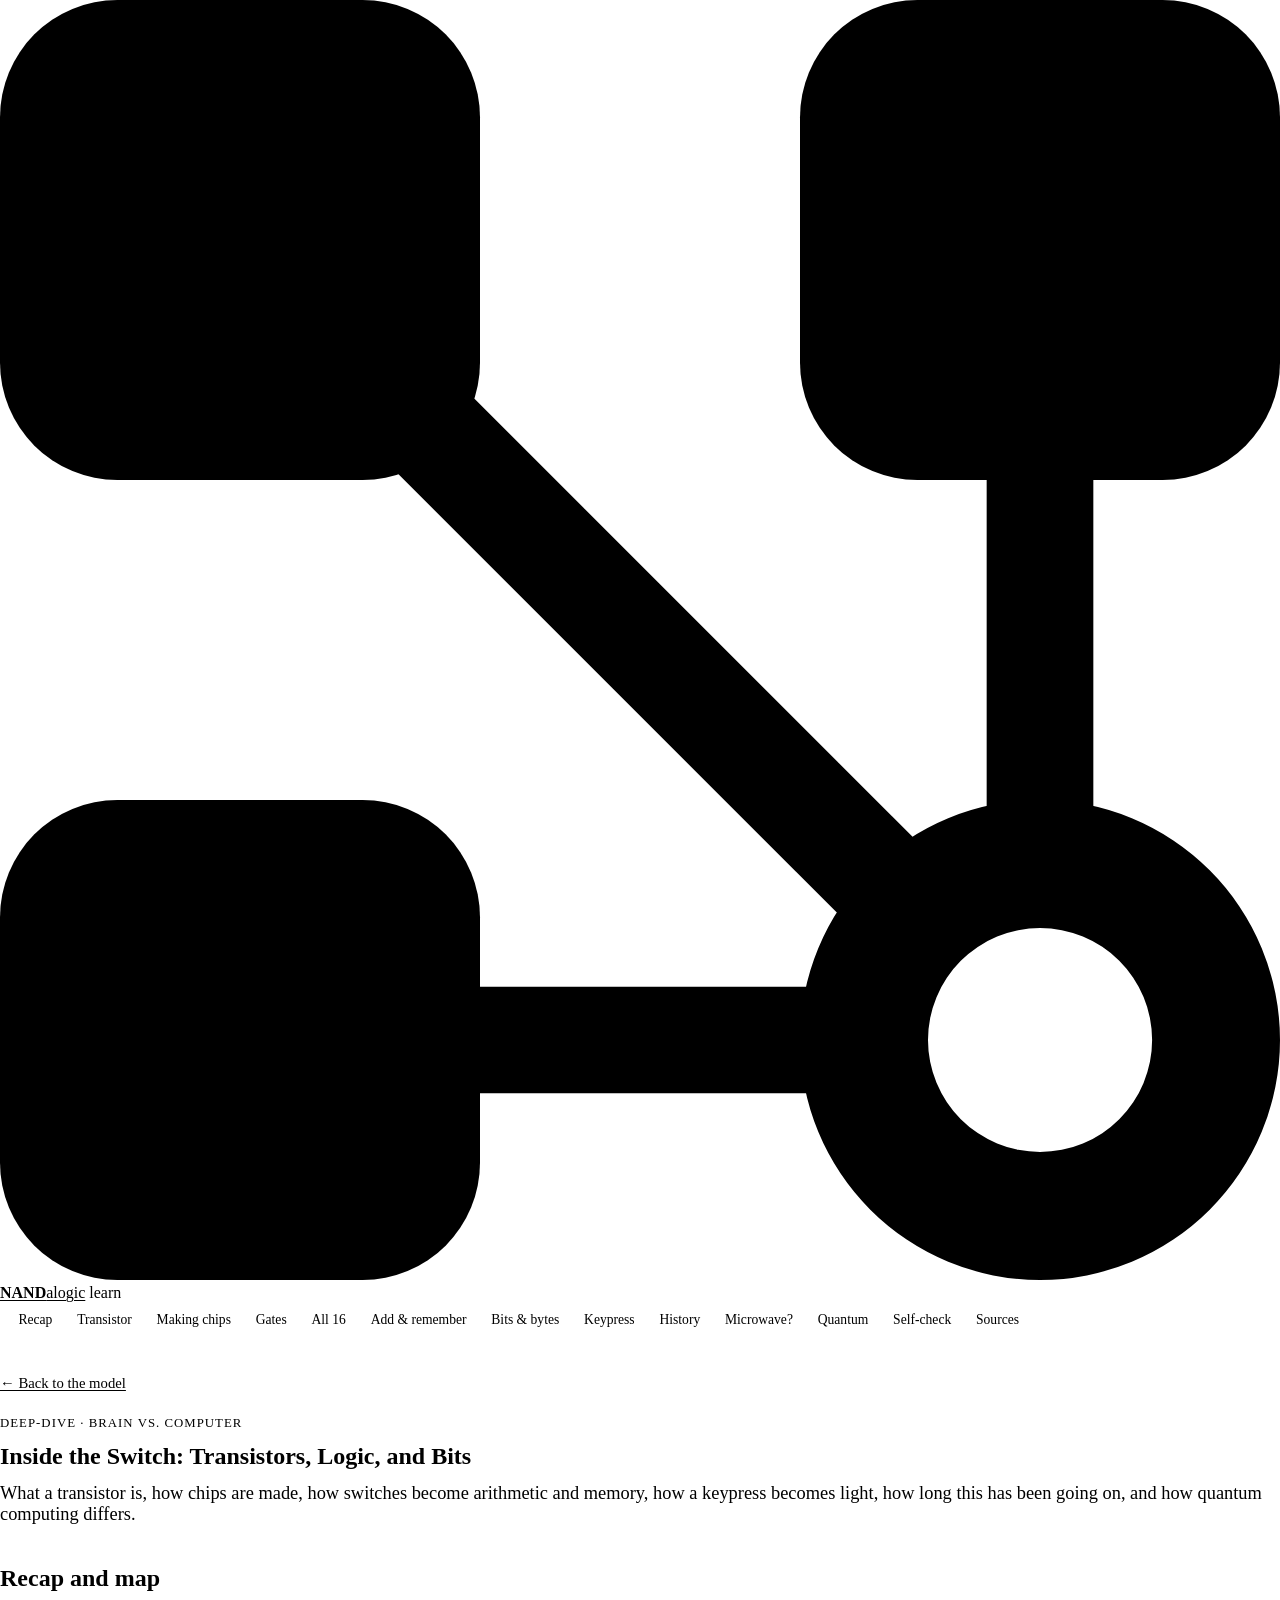
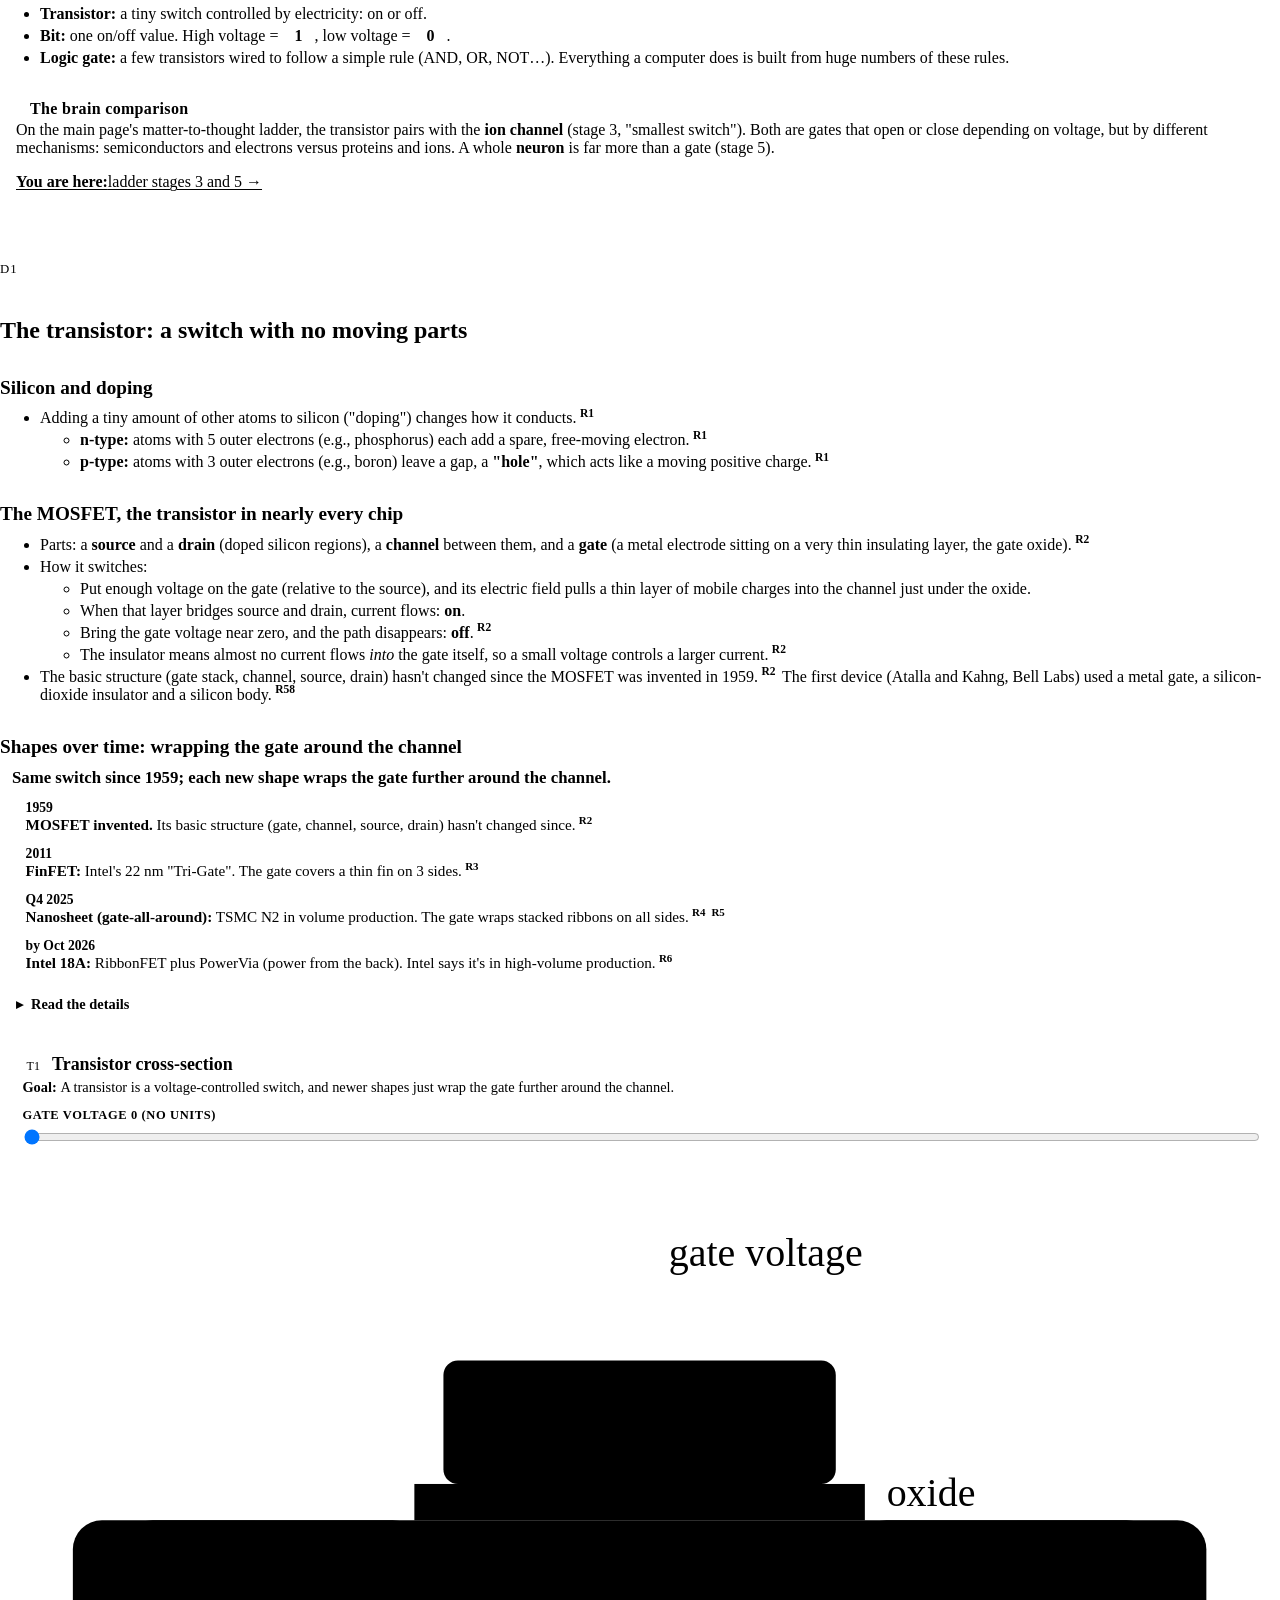
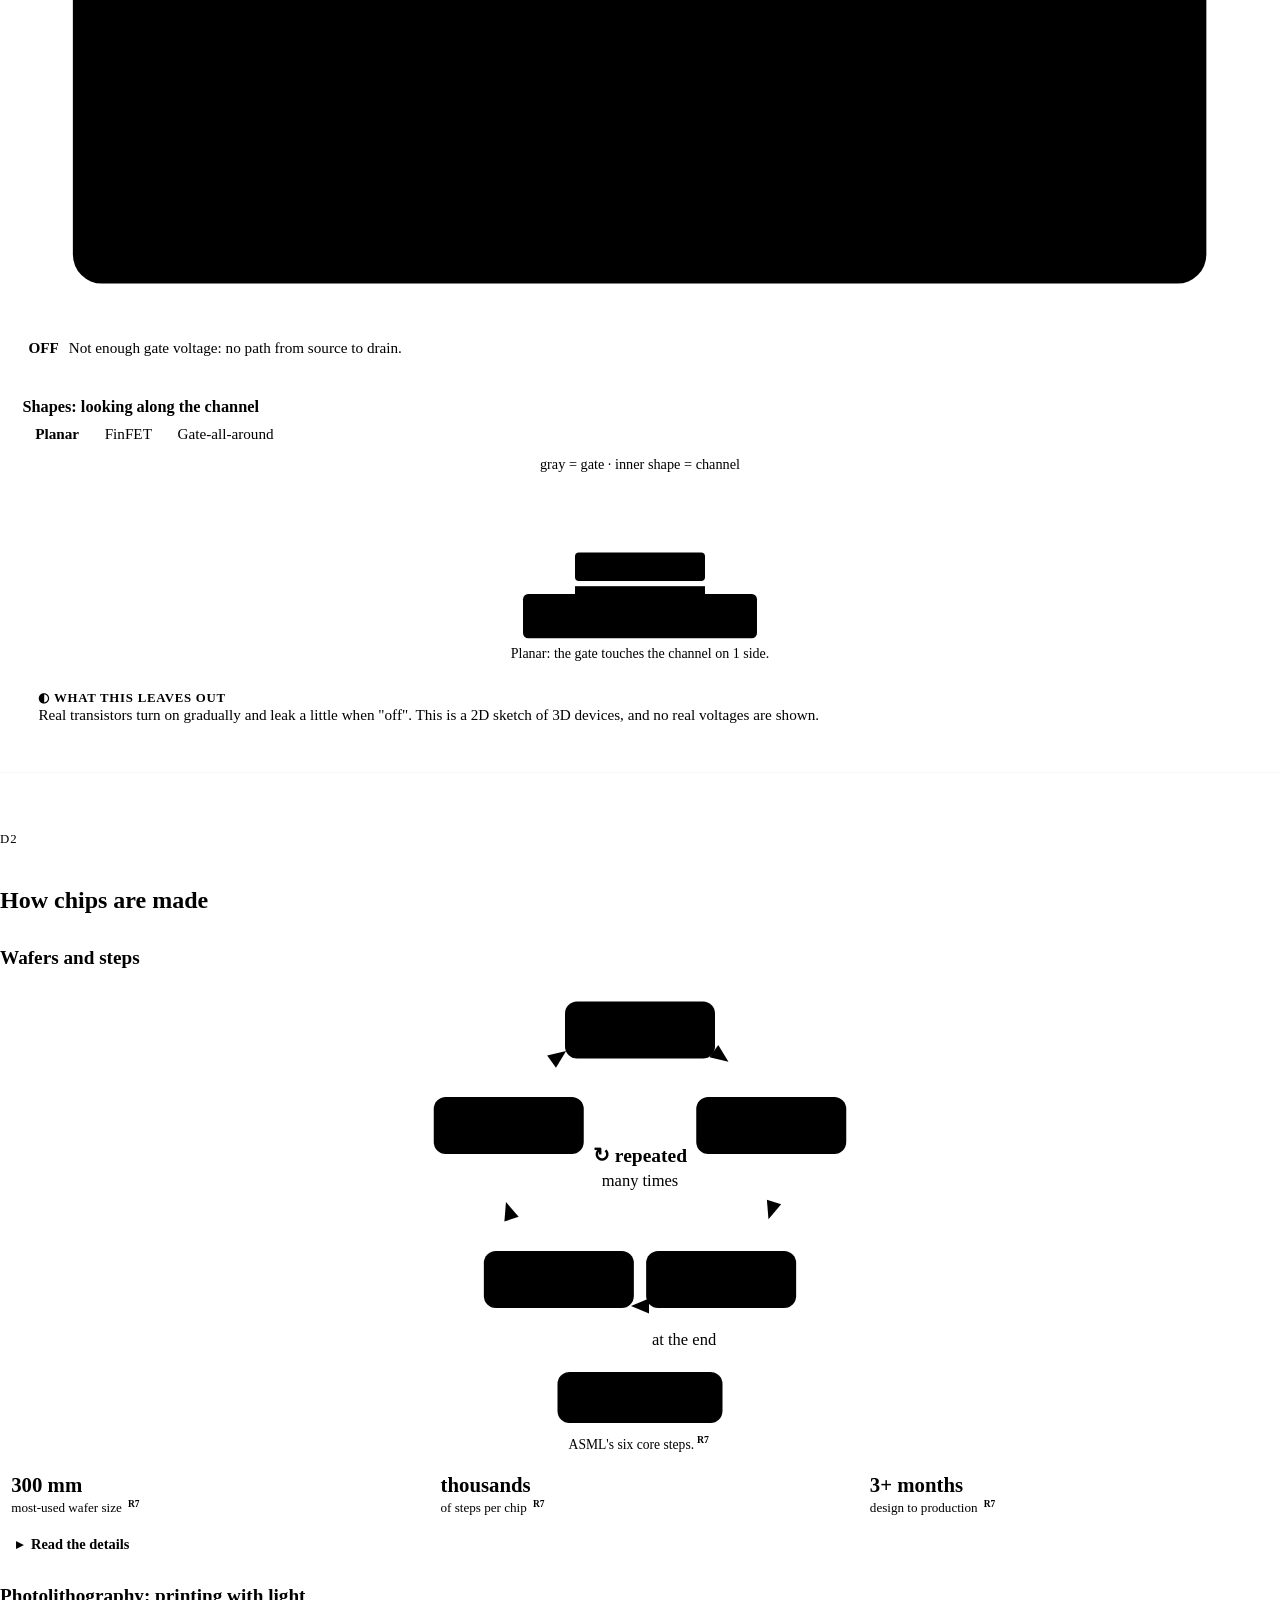
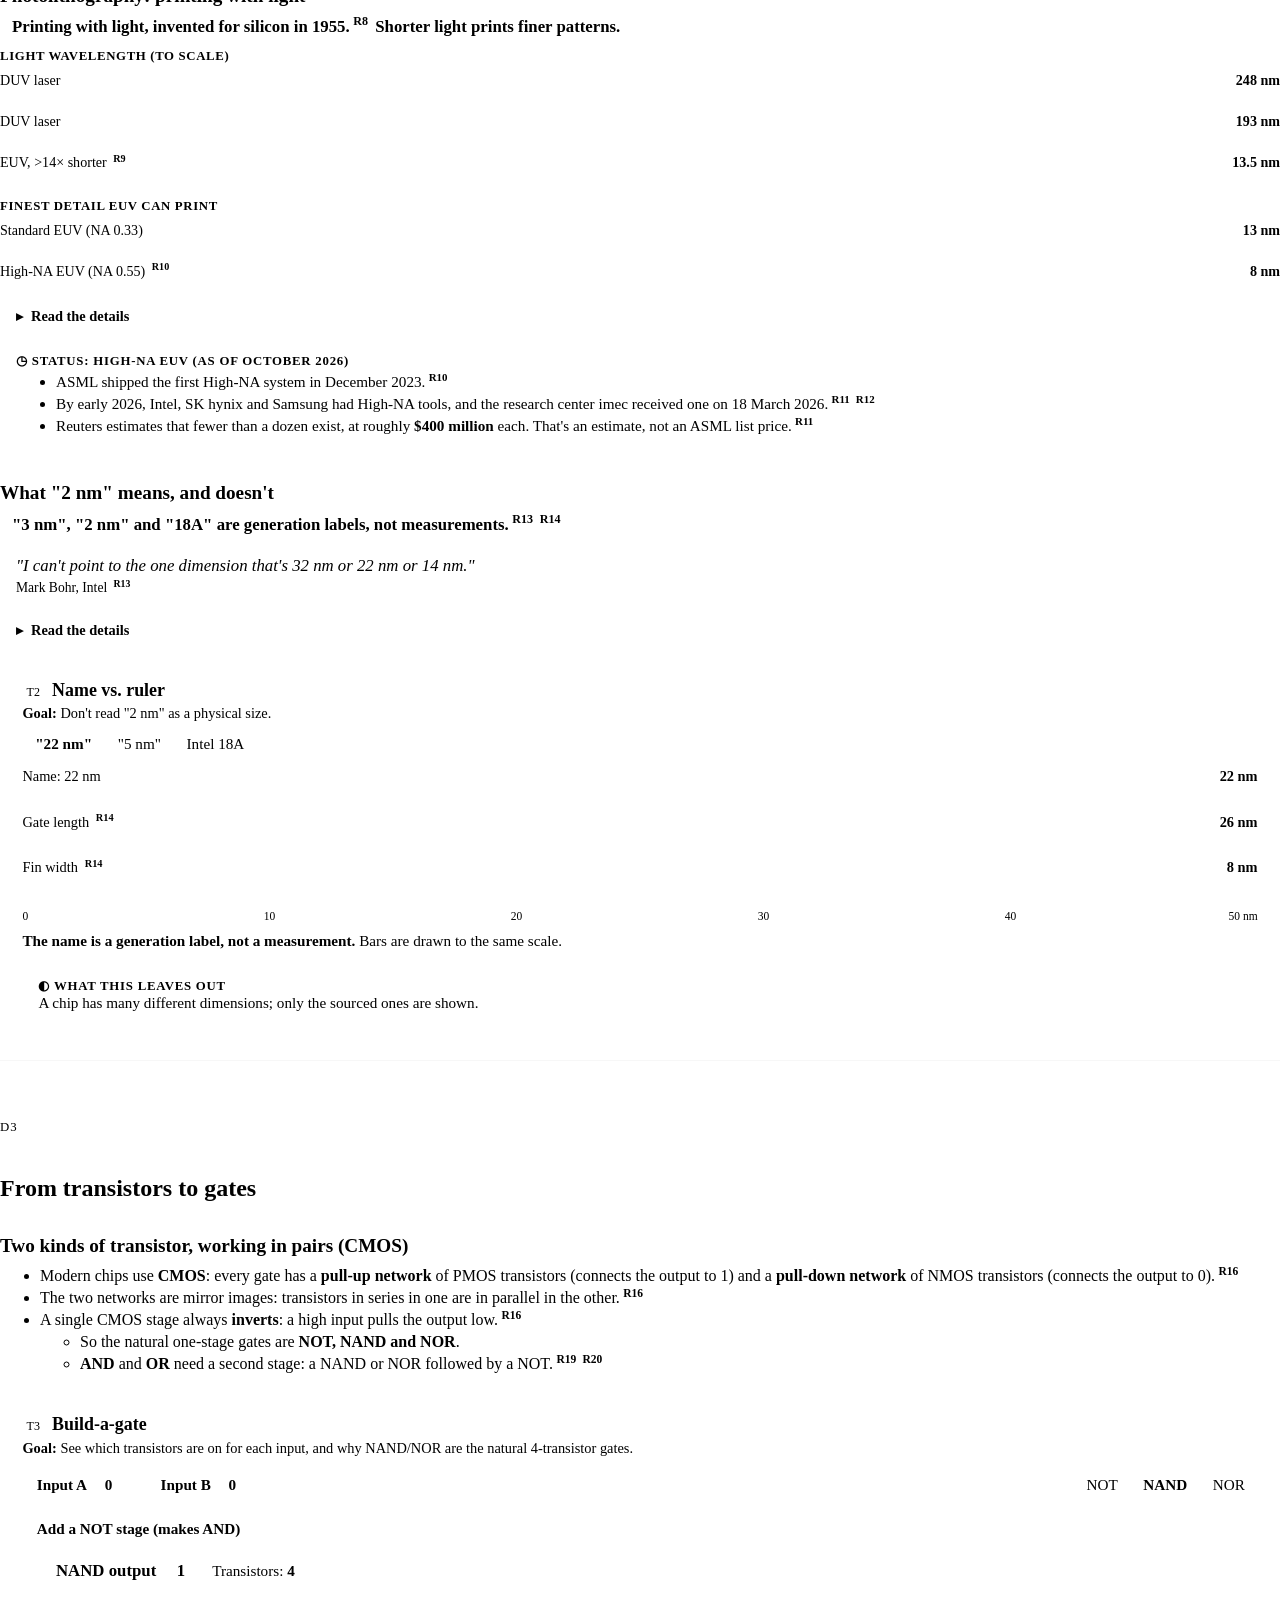
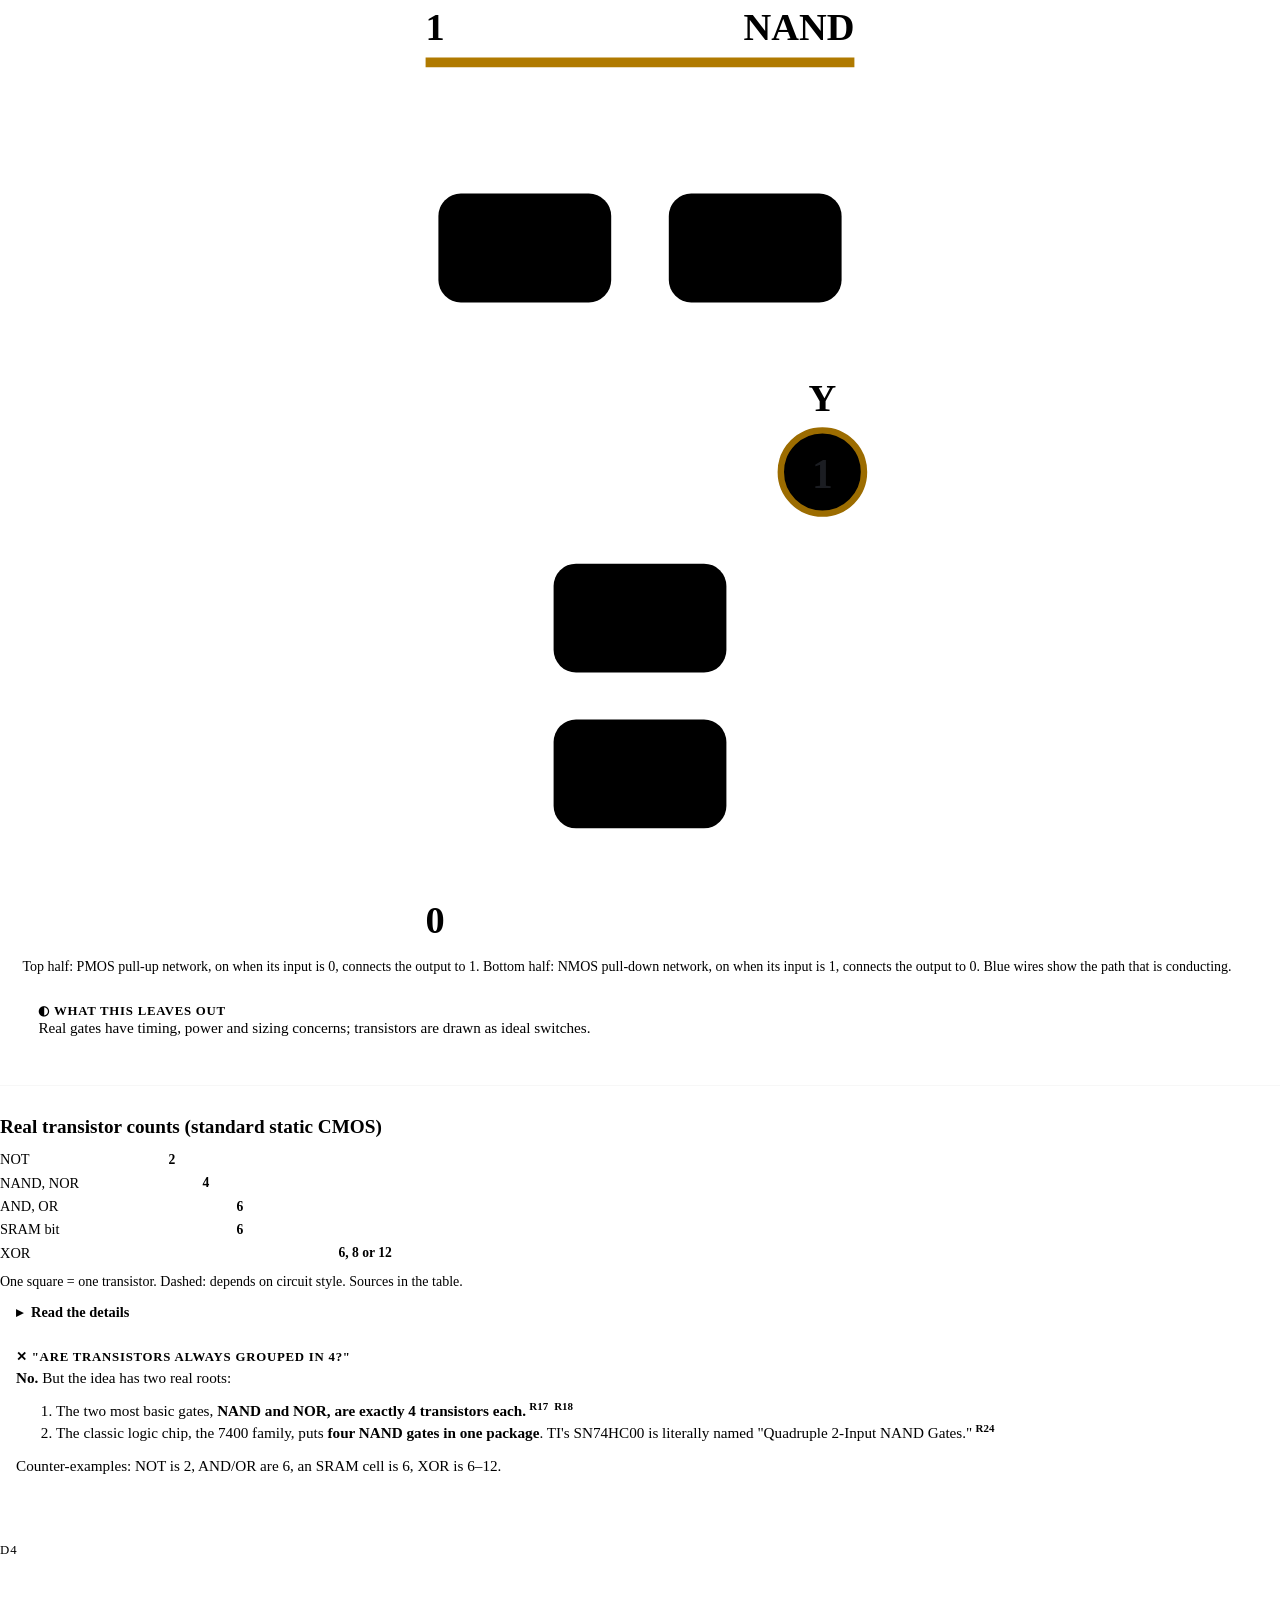
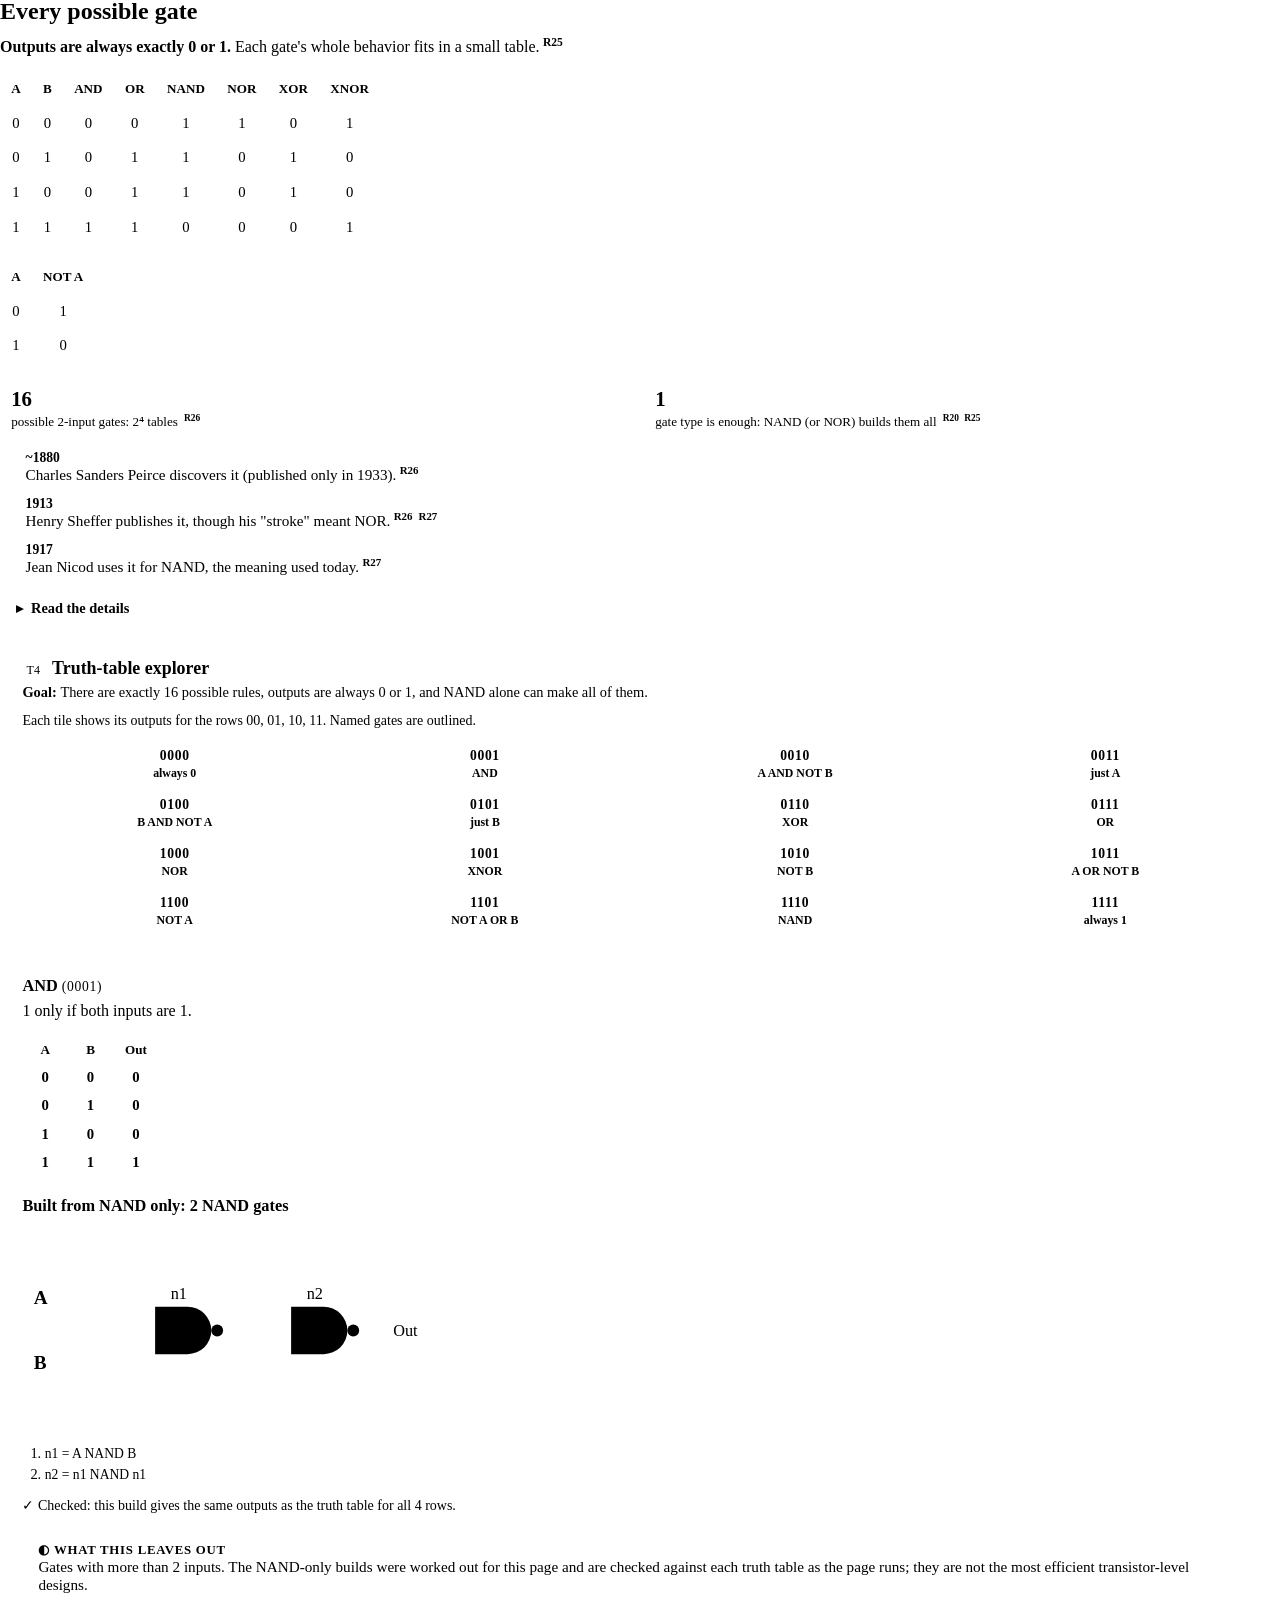
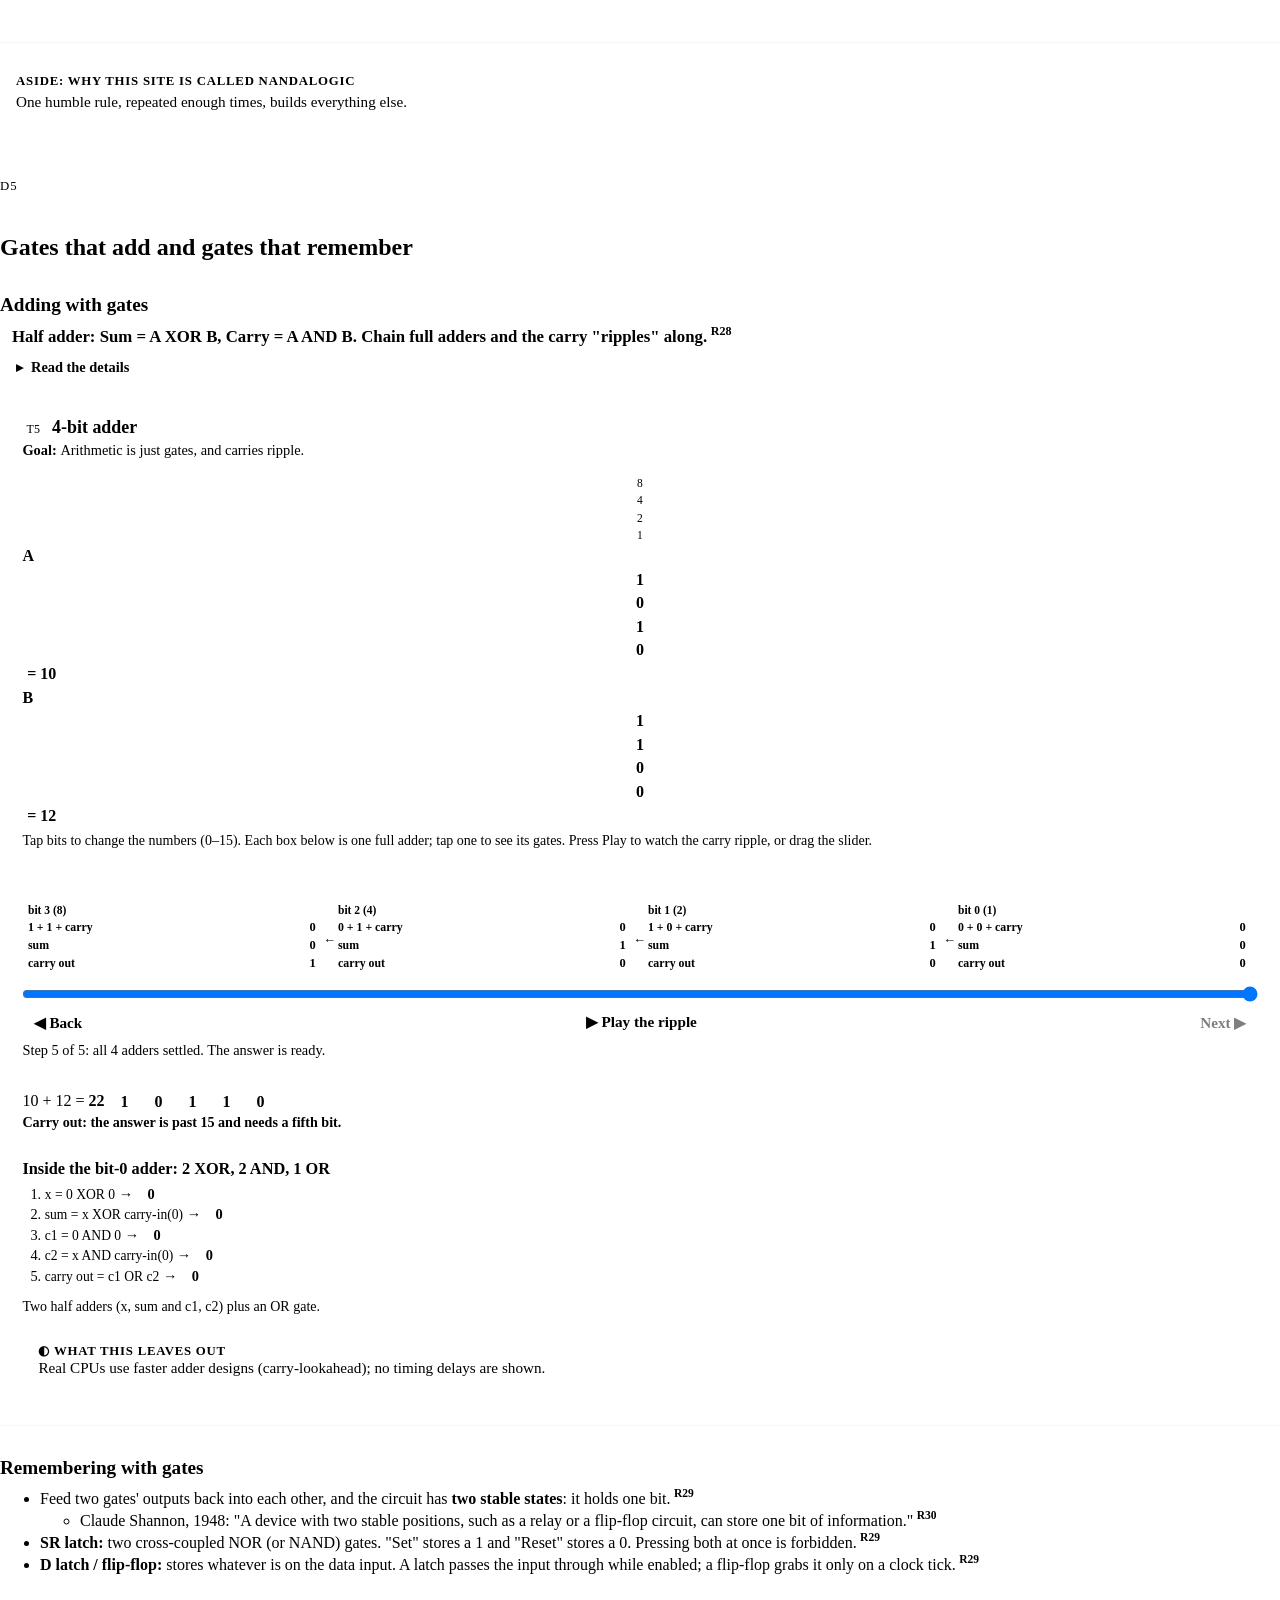
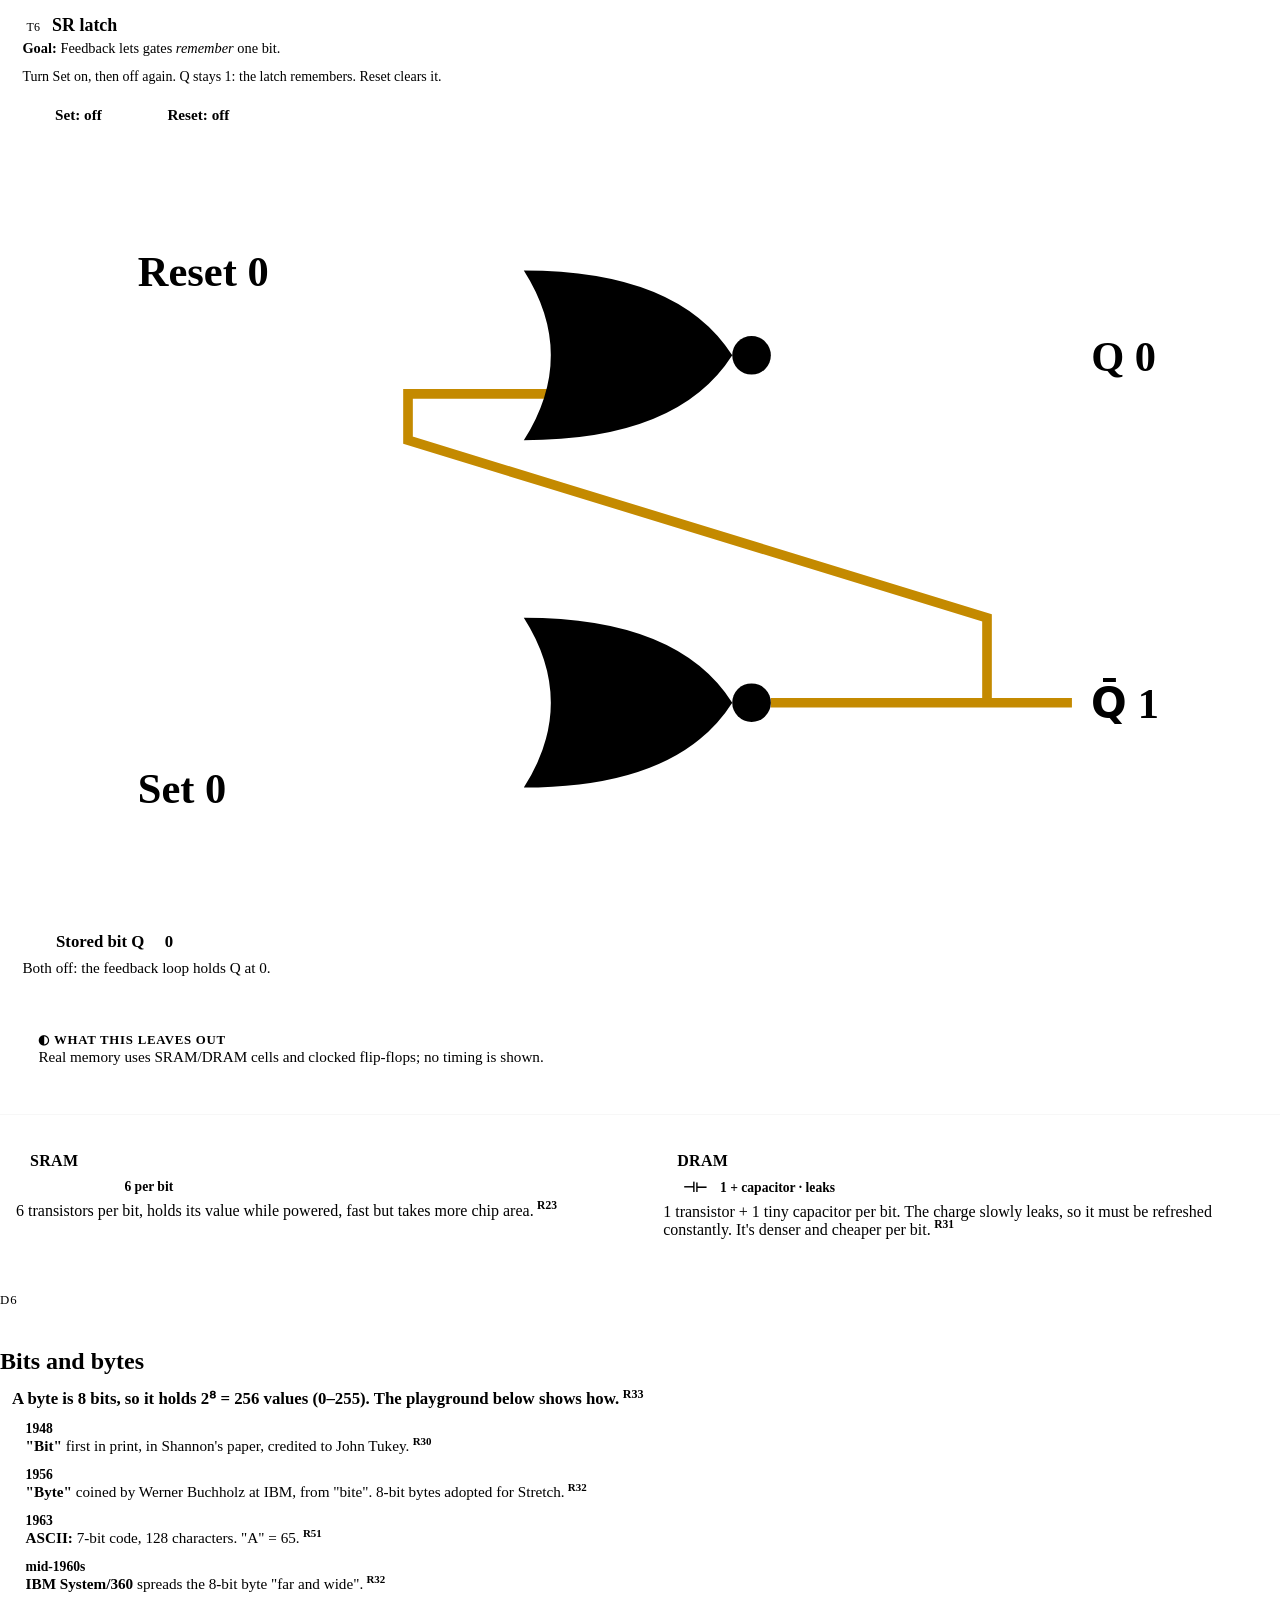
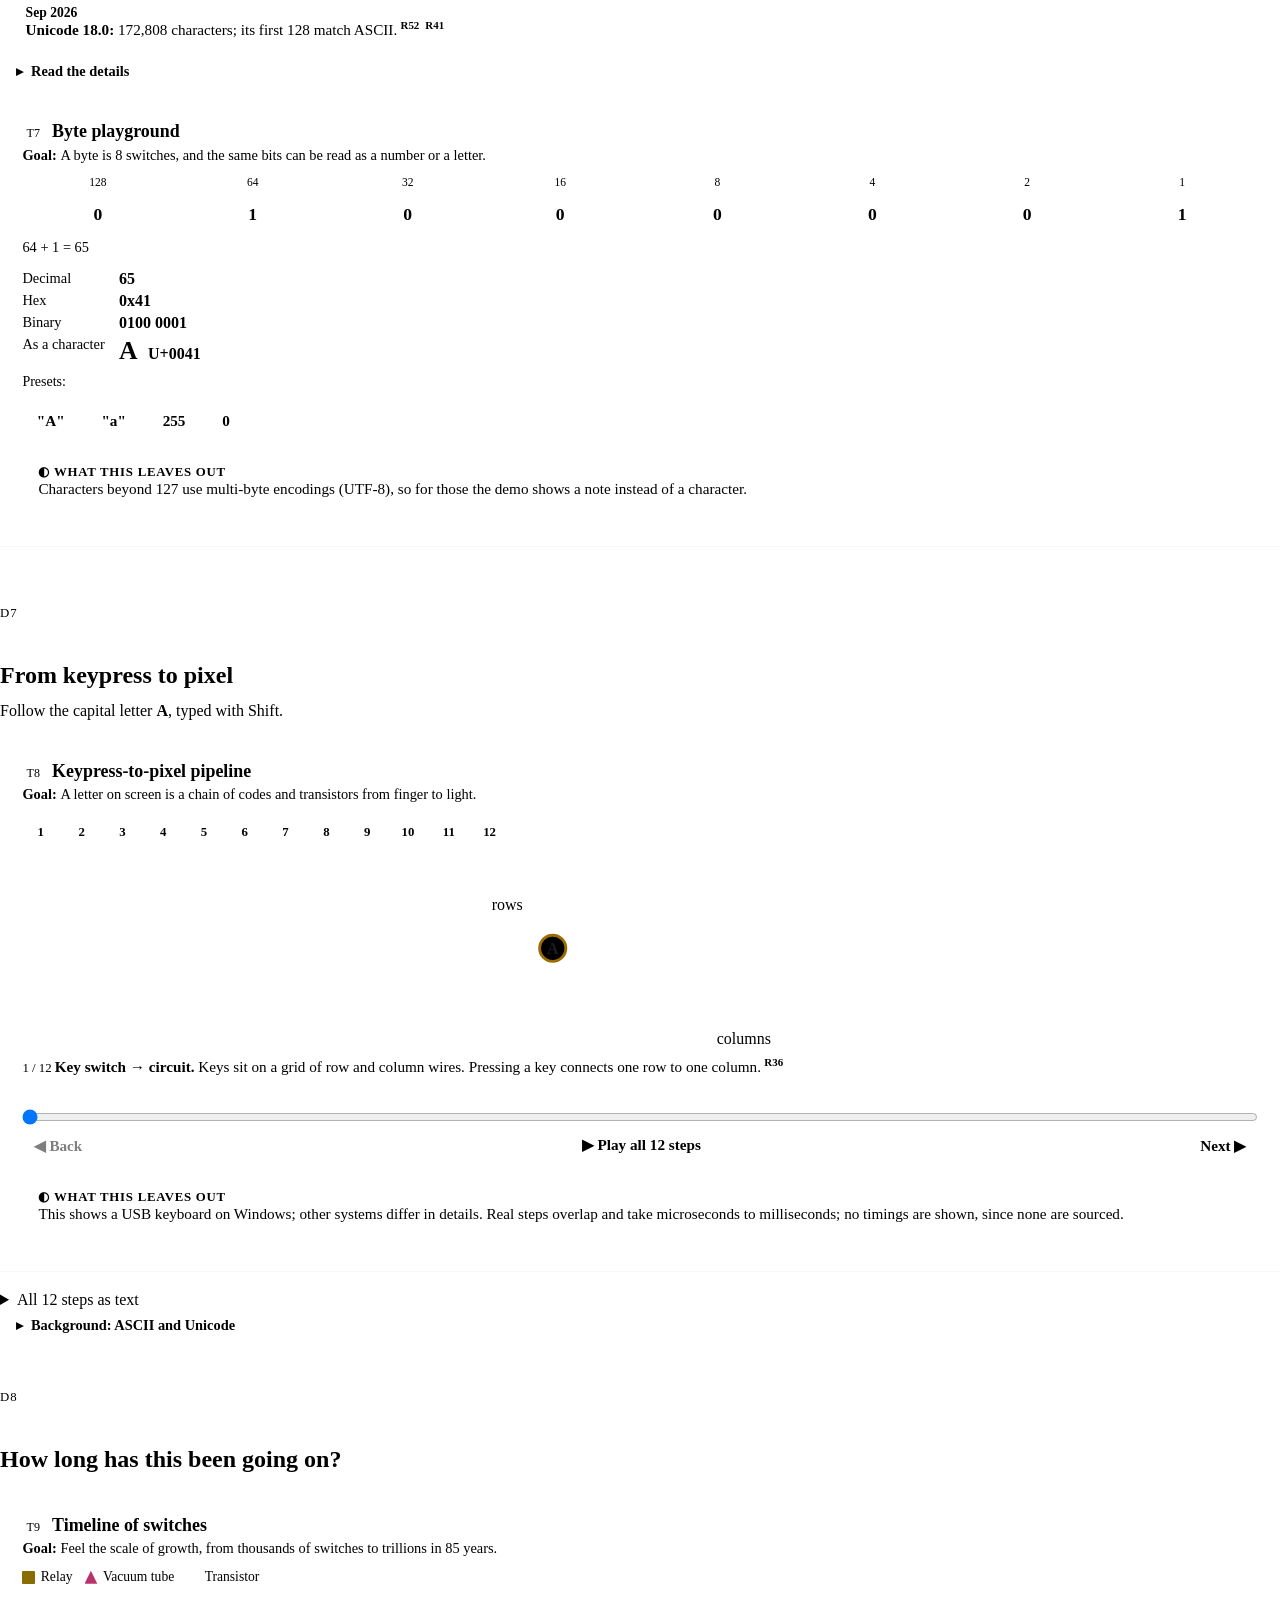
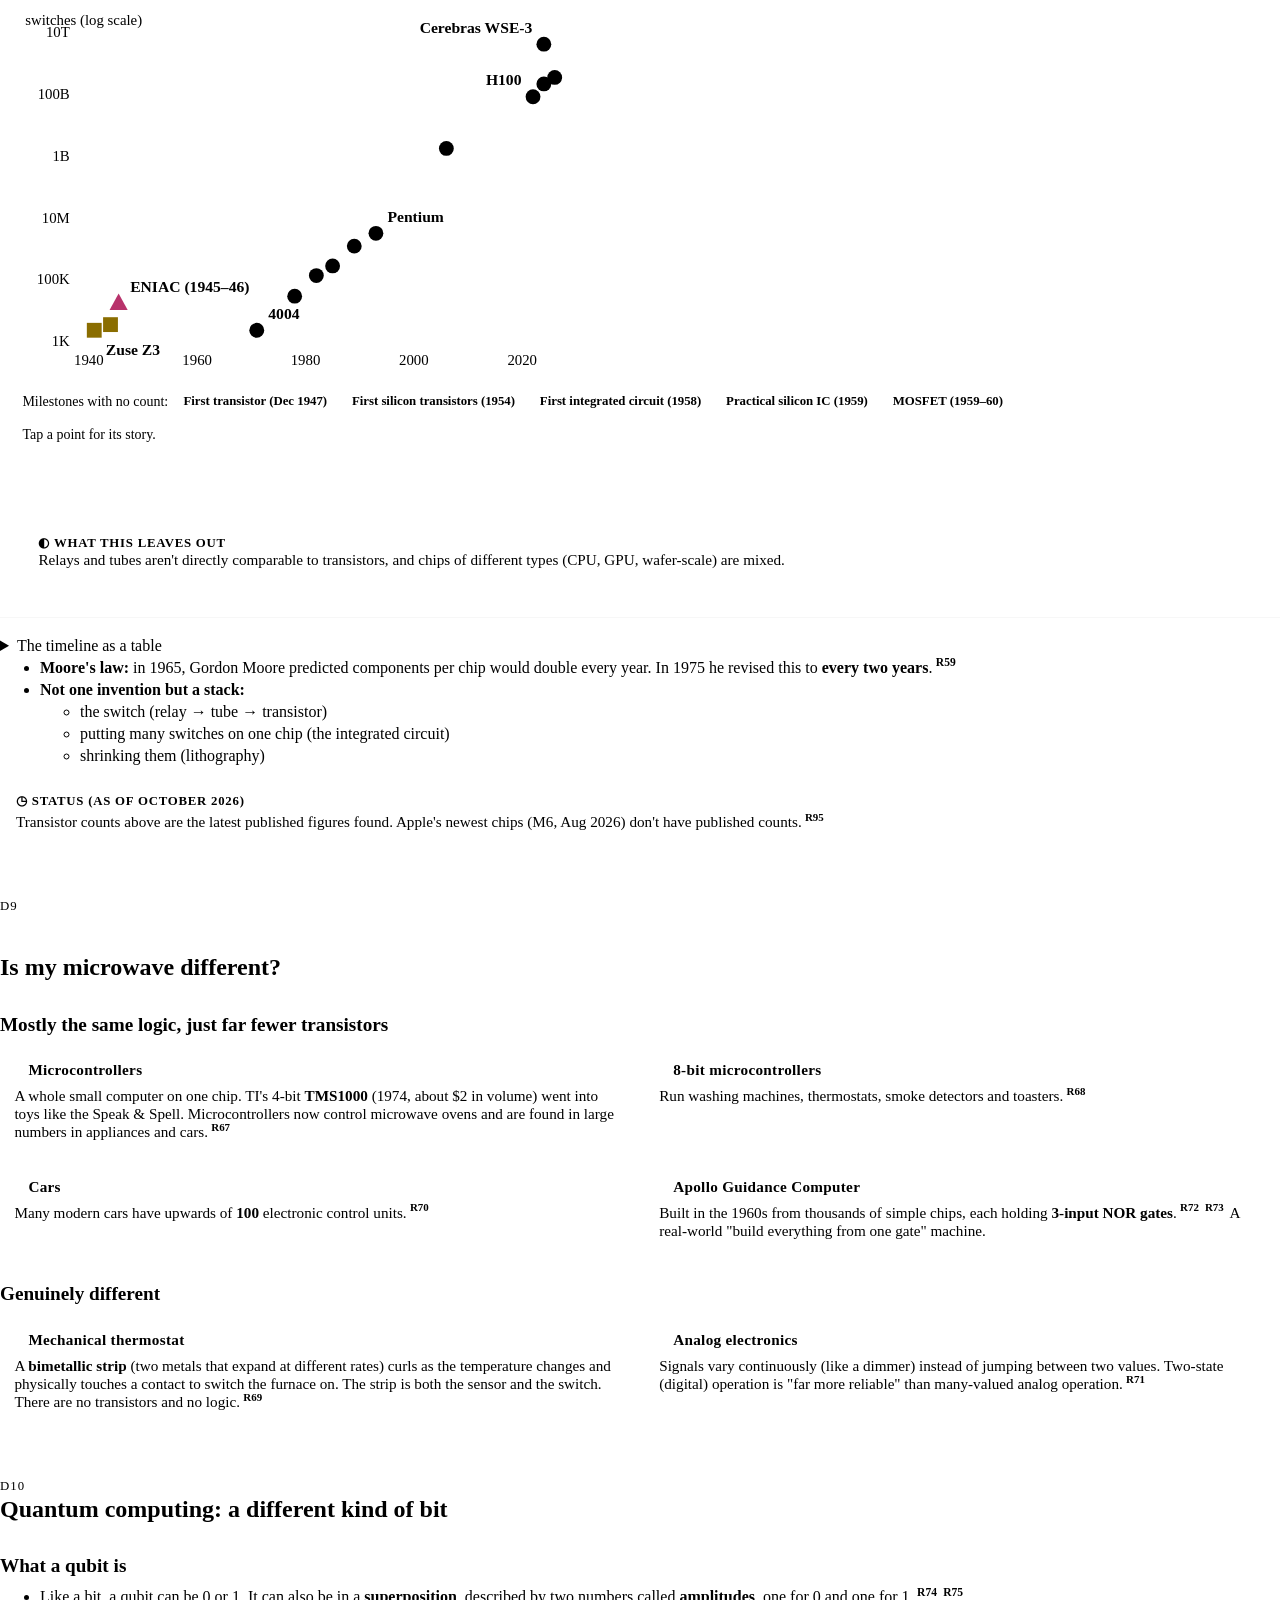
<file: brain-vs-computer/transistors/index.html>
<!DOCTYPE html>
<html lang="en">
<head>
<meta charset="utf-8">
<meta name="viewport" content="width=device-width, initial-scale=1, viewport-fit=cover">
<title>Inside the Switch: Transistors, Logic, and Bits · learn.nandalogic.com</title>
<meta name="description" content="What a transistor is, how chips are made, how transistors become gates, adders and memory, how bits become letters on a screen, and how quantum computing differs.">
<meta name="color-scheme" content="light dark">
<script>try{var t=JSON.parse(localStorage.getItem("theme"));if(t==="light"||t==="dark")document.documentElement.setAttribute("data-theme",t);}catch(e){}</script>
<link rel="preload" href="https://nandalogic.com/assets/fonts/inter-latin.woff2" as="font" type="font/woff2" crossorigin>
<link rel="preload" href="https://nandalogic.com/assets/nandalogic.css?v=1" as="style">
<link rel="icon" href="https://nandalogic.com/assets/brand/favicon.svg" type="image/svg+xml">
<link rel="icon" href="https://nandalogic.com/assets/brand/favicon-32.png" sizes="32x32">
<link rel="apple-touch-icon" href="https://nandalogic.com/assets/brand/apple-touch-icon.png">
<link rel="stylesheet" href="/assets/site.css?v=4">
<link rel="stylesheet" href="page.css?v=2">
<script src="/assets/site.js?v=4" defer></script>
<script src="/assets/widgets.js?v=3" defer></script>
<script src="modules/t1-transistor.js" defer></script>
<script src="modules/t2-name-vs-ruler.js" defer></script>
<script src="modules/t3-build-a-gate.js" defer></script>
<script src="modules/t4-truth-tables.js" defer></script>
<script src="modules/t5-adder.js?v=2" defer></script>
<script src="modules/t6-latch.js" defer></script>
<script src="modules/t7-byte.js" defer></script>
<script src="modules/t8-keypress.js?v=2" defer></script>
<script src="modules/t9-timeline.js" defer></script>
<script src="modules/t10-interference.js" defer></script>
<script src="modules/t11-self-check.js" defer></script>
</head>
<body>
<a class="skip-link" href="#main">Skip to content</a>

<header class="site-header">
  <div class="bar">
    <a class="brand" href="https://nandalogic.com" aria-label="NANDalogic home"><svg class="brand-mark" viewBox="0 0 24 24" aria-hidden="true"><path d="M3.79 5.21L16.46 17.88L17.88 16.46L5.21 3.79Z"/><path d="M18.5 4.5h2v11.7h-2zM4.5 18.5h11.7v2H4.5z"/><rect x="0" y="0" width="9" height="9" rx="2.2"/><rect x="15" y="0" width="9" height="9" rx="2.2"/><rect x="0" y="15" width="9" height="9" rx="2.2"/><path fill-rule="evenodd" d="M19.5 15a4.5 4.5 0 1 0 0 9a4.5 4.5 0 1 0 0-9zM19.5 17.4a2.1 2.1 0 1 1 0 4.2a2.1 2.1 0 1 1 0-4.2z"/></svg><span class="wordmark"><b>NAND</b>alogic</span></a>
    <a class="brand-sub" href="/">learn</a>
    <nav class="section-nav" aria-label="Sections">
      <ol>
        <li><a href="#recap">Recap</a></li>
        <li><a href="#transistor">Transistor</a></li>
        <li><a href="#fabrication">Making chips</a></li>
        <li><a href="#gates">Gates</a></li>
        <li><a href="#all-gates">All 16</a></li>
        <li><a href="#adders-memory">Add &amp; remember</a></li>
        <li><a href="#bits-bytes">Bits &amp; bytes</a></li>
        <li><a href="#keypress">Keypress</a></li>
        <li><a href="#history">History</a></li>
        <li><a href="#simpler-devices">Microwave?</a></li>
        <li><a href="#quantum">Quantum</a></li>
        <li><a href="#self-check">Self-check</a></li>
        <li><a href="#references">Sources</a></li>
      </ol>
    </nav>
    <button type="button" class="icon-btn theme-toggle" aria-label="Switch to dark mode"><svg viewBox="0 0 24 24" aria-hidden="true"><path d="M21 12.8A9 9 0 1 1 11.2 3a7 7 0 0 0 9.8 9.8z"/></svg></button>
  </div>
  <div class="progress" aria-hidden="true"><span></span></div>
</header>

<main id="main" class="wrap">

<p class="back-link"><a href="/brain-vs-computer/#model">← Back to the model</a></p>

<!-- ============ D0 ============ -->
<section id="recap" class="page-section">
  <p class="eyebrow">Deep-dive · Brain vs. computer</p>
  <h1>Inside the Switch: Transistors, Logic, and Bits</h1>
  <p class="lede">What a transistor is, how chips are made, how switches become arithmetic and memory, how a keypress becomes light, how long this has been going on, and how quantum computing differs.</p>

  <h2>Recap and map</h2>
  <ul>
    <li><b>Transistor:</b> a tiny switch controlled by electricity: on or off.</li>
    <li><b>Bit:</b> one on/off value. High voltage = <span class="bit is-1">1</span>, low voltage = <span class="bit is-0">0</span>.</li>
    <li><b>Logic gate:</b> a few transistors wired to follow a simple rule (AND, OR, NOT…). Everything a computer does is built from huge numbers of these rules.</li>
  </ul>
  <div class="side is-brain recap-brain">
    <span class="tag">The brain comparison</span>
    <p>On the main page's matter-to-thought ladder, the transistor pairs with the <b>ion channel</b> (stage 3, "smallest switch"). Both are gates that open or close depending on voltage, but by different mechanisms: semiconductors and electrons versus proteins and ions. A whole <b>neuron</b> is far more than a gate (stage 5).</p>
    <p><a href="/brain-vs-computer/#model"><b>You are here:</b> ladder stages 3 and 5 →</a></p>
  </div>
</section>

<!-- ============ D1 ============ -->
<section id="transistor" class="page-section">
  <p class="eyebrow">D1</p>
  <h2>The transistor: a switch with no moving parts</h2>

  <h3>Silicon and doping</h3>
  <ul>
    <li>Adding a tiny amount of other atoms to silicon ("doping") changes how it conducts.[R1]
      <ul>
        <li><b>n-type:</b> atoms with 5 outer electrons (e.g., phosphorus) each add a spare, free-moving electron.[R1]</li>
        <li><b>p-type:</b> atoms with 3 outer electrons (e.g., boron) leave a gap, a <b>"hole"</b>, which acts like a moving positive charge.[R1]</li>
      </ul></li>
  </ul>

  <h3>The MOSFET, the transistor in nearly every chip</h3>
  <ul>
    <li>Parts: a <b>source</b> and a <b>drain</b> (doped silicon regions), a <b>channel</b> between them, and a <b>gate</b> (a metal electrode sitting on a very thin insulating layer, the gate oxide).[R2]</li>
    <li>How it switches:
      <ul>
        <li>Put enough voltage on the gate (relative to the source), and its electric field pulls a thin layer of mobile charges into the channel just under the oxide.</li>
        <li>When that layer bridges source and drain, current flows: <b>on</b>.</li>
        <li>Bring the gate voltage near zero, and the path disappears: <b>off</b>.[R2]</li>
        <li>The insulator means almost no current flows <i>into</i> the gate itself, so a small voltage controls a larger current.[R2]</li>
      </ul></li>
    <li>The basic structure (gate stack, channel, source, drain) hasn't changed since the MOSFET was invented in 1959.[R2] The first device (Atalla and Kahng, Bell Labs) used a metal gate, a silicon-dioxide insulator and a silicon body.[R58]</li>
  </ul>

  <h3>Shapes over time: wrapping the gate around the channel</h3>
  <p class="tldr is-computer">Same switch since 1959; each new shape wraps the gate further around the channel.</p>
  <ol class="vtl is-computer">
    <li><span class="yr">1959</span><b>MOSFET invented.</b> Its basic structure (gate, channel, source, drain) hasn't changed since.[R2]</li>
    <li><span class="yr">2011</span><b>FinFET:</b> Intel's 22 nm "Tri-Gate". The gate covers a thin fin on 3 sides.[R3]</li>
    <li><span class="yr">Q4 2025</span><b>Nanosheet (gate-all-around):</b> TSMC N2 in volume production. The gate wraps stacked ribbons on all sides.[R4][R5]</li>
    <li><span class="yr">by Oct 2026</span><b>Intel 18A:</b> RibbonFET plus PowerVia (power from the back). Intel says it's in high-volume production.[R6]</li>
  </ol>
<details class="more"><summary>Read the details</summary><div class="more-body">
  <ul>
    <li><b>Planar:</b> the gate sits on top of a flat channel.</li>
    <li><b>FinFET (2011):</b> Intel announced its 22 nm "Tri-Gate" transistor on 4 May 2011. The channel becomes a thin vertical fin with the gate on three sides.[R3] Samsung, TSMC and others followed.[R2]</li>
    <li><b>Gate-all-around / nanosheet:</b> the fin is replaced by a stack of thin silicon ribbons, and the gate wraps all the way around them for better control.[R4]
      <ul>
        <li>Samsung said on 30 June 2022 that it had started initial production of its 3 nm process with gate-all-around transistors, which it calls MBCFET.[R97]</li>
        <li>TSMC's N2 uses its first-generation nanosheet transistors and began volume production in Q4 2025.[R5]</li>
        <li>Intel's 18A uses "RibbonFET" (gate-all-around) plus "PowerVia", which delivers power from the back of the chip. Intel says 18A is in high-volume production (page read Oct 2026).[R6]</li>
      </ul></li>
    <li><b>Research frontier:</b> Intel has reported a transistor with a 6 nm gate length and a 3 nm-thick nanosheet.[R4]</li>
  </ul>

</div></details>

  <div class="module is-computer" id="t1" aria-labelledby="t1-title">
    <div class="module-head"><span class="module-id">T1</span><h3 id="t1-title">Transistor cross-section</h3></div>
    <p class="goal">A transistor is a voltage-controlled switch, and newer shapes just wrap the gate further around the channel.</p>
    <div class="module-body"><p class="noscript">This demo needs JavaScript.</p></div>
    <div class="callout leaves-out"><span class="callout-title">What this leaves out</span>Real transistors turn on gradually and leak a little when "off". This is a 2D sketch of 3D devices, and no real voltages are shown.</div>
  </div>
</section>

<!-- ============ D2 ============ -->
<section id="fabrication" class="page-section">
  <p class="eyebrow">D2</p>
  <h2>How chips are made</h2>

  <h3>Wafers and steps</h3>
  <figure class="fig"><svg viewBox="0 0 320 300" role="img" aria-label="Chip-making loop: deposit, coat, lithography, etch, implant, repeated many times; packaging at the end">
<circle cx="160" cy="124" r="92" class="st-comp st-dash" stroke-width="2"/>
<path d="M-6 -5 L6 0 L-6 5 Z" class="fl-comp" transform="translate(214.1 49.6) rotate(36.0)"/>
<path d="M-6 -5 L6 0 L-6 5 Z" class="fl-comp" transform="translate(247.5 152.4) rotate(108.0)"/>
<path d="M-6 -5 L6 0 L-6 5 Z" class="fl-comp" transform="translate(160.0 216.0) rotate(180.0)"/>
<path d="M-6 -5 L6 0 L-6 5 Z" class="fl-comp" transform="translate(72.5 152.4) rotate(252.0)"/>
<path d="M-6 -5 L6 0 L-6 5 Z" class="fl-comp" transform="translate(105.9 49.6) rotate(324.0)"/>
<rect x="110.0" y="13.0" width="100" height="38" rx="8" class="fl-comp-soft" stroke-width="2"/>
<text x="160.0" y="29.0" text-anchor="middle" class="lbl-b">1 Deposit</text>
<text x="160.0" y="43.0" text-anchor="middle" class="lbl-muted" style="font-size:9.5px">add a thin layer</text>
<rect x="197.5" y="76.6" width="100" height="38" rx="8" class="fl-comp-soft" stroke-width="2"/>
<text x="247.5" y="92.6" text-anchor="middle" class="lbl-b">2 Coat</text>
<text x="247.5" y="106.6" text-anchor="middle" class="lbl-muted" style="font-size:9.5px">light-sensitive resist</text>
<rect x="164.1" y="179.4" width="100" height="38" rx="8" class="fl-comp-soft" stroke-width="2"/>
<text x="214.1" y="195.4" text-anchor="middle" class="lbl-b">3 Lithography</text>
<text x="214.1" y="209.4" text-anchor="middle" class="lbl-muted" style="font-size:9.5px">print the pattern</text>
<rect x="55.9" y="179.4" width="100" height="38" rx="8" class="fl-comp-soft" stroke-width="2"/>
<text x="105.9" y="195.4" text-anchor="middle" class="lbl-b">4 Etch</text>
<text x="105.9" y="209.4" text-anchor="middle" class="lbl-muted" style="font-size:9.5px">remove material</text>
<rect x="22.5" y="76.6" width="100" height="38" rx="8" class="fl-comp-soft" stroke-width="2"/>
<text x="72.5" y="92.6" text-anchor="middle" class="lbl-b">5 Implant</text>
<text x="72.5" y="106.6" text-anchor="middle" class="lbl-muted" style="font-size:9.5px">dope regions</text>
<text x="160" y="120" text-anchor="middle" class="lbl-b" style="font-size:13px">↻ repeated</text>
<text x="160" y="136" text-anchor="middle" class="lbl-muted">many times</text>
<path d="M160 218 V256 m-5 -6 l5 6 l5 -6" class="st-muted" stroke-width="2"/>
<text x="168" y="242" class="lbl-muted">at the end</text>
<rect x="105" y="260" width="110" height="34" rx="8" class="fl-comp-soft" stroke-width="2"/>
<text x="160" y="281" text-anchor="middle" class="lbl-b">6 Packaging</text>
</svg>
<figcaption>ASML's six core steps.[R7]</figcaption></figure>
  <div class="stats is-computer">
    <div class="stat"><b>300 mm</b><span>most-used wafer size [R7]</span></div>
    <div class="stat"><b>thousands</b><span>of steps per chip [R7]</span></div>
    <div class="stat"><b>3+ months</b><span>design to production [R7]</span></div>
  </div>
<details class="more"><summary>Read the details</summary><div class="more-body">
  <ul>
    <li>Chips are built on thin, polished silicon discs called <b>wafers</b>. <b>300 mm</b> is the size most often used.[R7]</li>
    <li>ASML (the company that makes the most advanced lithography machines) lists six core steps, repeated many times:[R7]
      <ol>
        <li>deposition (add a thin layer)</li>
        <li>photoresist coating (add a light-sensitive layer)</li>
        <li>lithography (project the pattern with light)</li>
        <li>etch (remove material where the pattern says)</li>
        <li>ion implantation (dope regions)</li>
        <li>packaging</li>
      </ol></li>
    <li>Making a chip takes <b>thousands of steps</b> and can take <b>more than three months</b> from design to production.[R7]</li>
  </ul>

</div></details>

  <h3>Photolithography: printing with light</h3>
  <p class="tldr is-computer">Printing with light, invented for silicon in 1955.[R8] Shorter light prints finer patterns.</p>
  <p class="hbars-title">Light wavelength (to scale)</p>
  <div class="hbars is-computer">
    <div class="hbar"><span>DUV laser</span><span class="hbar-val">248 nm</span><span class="hbar-track"><span class="hbar-fill" style="width:100%"></span></span></div>
    <div class="hbar"><span>DUV laser</span><span class="hbar-val">193 nm</span><span class="hbar-track"><span class="hbar-fill" style="width:77.8%"></span></span></div>
    <div class="hbar"><span>EUV, &gt;14× shorter [R9]</span><span class="hbar-val">13.5 nm</span><span class="hbar-track"><span class="hbar-fill" style="width:5.44%"></span></span></div>
  </div>
  <p class="hbars-title">Finest detail EUV can print</p>
  <div class="hbars is-computer">
    <div class="hbar"><span>Standard EUV (NA 0.33)</span><span class="hbar-val">13 nm</span><span class="hbar-track"><span class="hbar-fill" style="width:100%"></span></span></div>
    <div class="hbar alt"><span>High-NA EUV (NA 0.55) [R10]</span><span class="hbar-val">8 nm</span><span class="hbar-track"><span class="hbar-fill" style="width:61.5%"></span></span></div>
  </div>
<details class="more"><summary>Read the details</summary><div class="more-body">
  <ul>
    <li>Adapted for silicon at Bell Labs in <b>1955</b> (Jules Andrus and Walter Bond), borrowing from photoengraving.[R8]</li>
    <li>How it works: coat the wafer with a light-sensitive resist, shine light through a patterned mask, develop the resist, then etch or dope through the openings.[R8]</li>
    <li>Shorter light wavelengths can print finer patterns:
      <ul>
        <li><b>DUV (deep ultraviolet):</b> 248 nm and 193 nm lasers.[R9]</li>
        <li><b>EUV (extreme ultraviolet):</b> 13.5 nm light, more than 14× shorter.[R9]
          <ul>
            <li>EUV light is made by hitting molten tin droplets (about 25 µm across) with a laser twice: once to flatten each droplet, once to turn it into a glowing plasma. This happens 50,000 times a second.[R9]</li>
            <li>Air absorbs EUV, so the whole light path is in a vacuum, and it uses mirrors instead of lenses.[R10]</li>
          </ul></li>
        <li><b>Resolution:</b> standard EUV (numerical aperture 0.33) resolves 13 nm. <b>High-NA EUV</b> (NA 0.55) resolves 8 nm.[R10]</li>
      </ul></li>
  </ul>

</div></details>

  <div class="callout status">
    <span class="callout-title">Status: High-NA EUV (as of October 2026)</span>
    <ul>
      <li>ASML shipped the first High-NA system in December 2023.[R10]</li>
      <li>By early 2026, Intel, SK hynix and Samsung had High-NA tools, and the research center imec received one on 18 March 2026.[R11][R12]</li>
      <li>Reuters estimates that fewer than a dozen exist, at roughly <b>$400 million</b> each. That's an estimate, not an ASML list price.[R11]</li>
    </ul>
  </div>

  <h3>What "2 nm" means, and doesn't</h3>
  <p class="tldr is-computer">"3 nm", "2 nm" and "18A" are generation labels, not measurements.[R13][R14]</p>
  <blockquote class="pull">"I can't point to the one dimension that's 32 nm or 22 nm or 14 nm." <cite>Mark Bohr, Intel [R13]</cite></blockquote>
<details class="more"><summary>Read the details</summary><div class="more-body">
  <ul>
    <li><b>Settled:</b> node names like "3 nm", "2 nm" and "18A" are <b>generation labels, not measurements</b>.[R13][R14]
      <ul>
        <li>Intel's Mark Bohr: "I can't point to the one dimension that's 32 nm or 22 nm or 14 nm."[R13]</li>
        <li>By the early 2000s, the node number had "nothing to do with any dimension that you can find on the die" (Paolo Gargini, former chair of the industry roadmap).[R14]</li>
      </ul></li>
    <li><b>Real dimensions, for scale:</b>
      <ul>
        <li>Intel's "22 nm" FinFET had a 26 nm gate length and 8 nm-wide fins.[R14]</li>
        <li>The "5 nm" node has a contacted gate pitch (spacing between gates) of 48 nm and a metal pitch of 36 nm.[R14]</li>
        <li>Intel <b>18A</b> (marketed as 1.8 nm-class) has a contacted gate pitch of <b>50 nm</b>, more than 25× the name.[R15]</li>
      </ul></li>
    <li>Industry veterans have proposed describing chips by real numbers instead: gate pitch, metal pitch, and number of stacked layers of devices.[R14]</li>
  </ul>

</div></details>

  <div class="module is-computer" id="t2" aria-labelledby="t2-title">
    <div class="module-head"><span class="module-id">T2</span><h3 id="t2-title">Name vs. ruler</h3></div>
    <p class="goal">Don't read "2 nm" as a physical size.</p>
    <div class="module-body"><p class="noscript">This demo needs JavaScript.</p></div>
    <div class="callout leaves-out"><span class="callout-title">What this leaves out</span>A chip has many different dimensions; only the sourced ones are shown.</div>
  </div>
</section>

<!-- ============ D3 ============ -->
<section id="gates" class="page-section">
  <p class="eyebrow">D3</p>
  <h2>From transistors to gates</h2>

  <h3>Two kinds of transistor, working in pairs (CMOS)</h3>
  <ul>
    <li>Modern chips use <b>CMOS</b>: every gate has a <b>pull-up network</b> of PMOS transistors (connects the output to 1) and a <b>pull-down network</b> of NMOS transistors (connects the output to 0).[R16]</li>
    <li>The two networks are mirror images: transistors in series in one are in parallel in the other.[R16]</li>
    <li>A single CMOS stage always <b>inverts</b>: a high input pulls the output low.[R16]
      <ul>
        <li>So the natural one-stage gates are <b>NOT, NAND and NOR</b>.</li>
        <li><b>AND</b> and <b>OR</b> need a second stage: a NAND or NOR followed by a NOT.[R19][R20]</li>
      </ul></li>
  </ul>

  <div class="module is-computer" id="t3" aria-labelledby="t3-title">
    <div class="module-head"><span class="module-id">T3</span><h3 id="t3-title">Build-a-gate</h3></div>
    <p class="goal">See which transistors are on for each input, and why NAND/NOR are the natural 4-transistor gates.</p>
    <div class="module-body"><p class="noscript">This demo needs JavaScript.</p></div>
    <div class="callout leaves-out"><span class="callout-title">What this leaves out</span>Real gates have timing, power and sizing concerns; transistors are drawn as ideal switches.</div>
  </div>

  <h3>Real transistor counts (standard static CMOS)</h3>
  <div class="tcount" role="list">
    <div class="tc-row" role="listitem"><span>NOT</span><span class="tc-boxes"><i></i><i></i><span>2</span></span></div>
    <div class="tc-row" role="listitem"><span>NAND, NOR</span><span class="tc-boxes"><i></i><i></i><i></i><i></i><span>4</span></span></div>
    <div class="tc-row" role="listitem"><span>AND, OR</span><span class="tc-boxes"><i></i><i></i><i></i><i></i><i></i><i></i><span>6</span></span></div>
    <div class="tc-row" role="listitem"><span>SRAM bit</span><span class="tc-boxes"><i></i><i></i><i></i><i></i><i></i><i></i><span>6</span></span></div>
    <div class="tc-row" role="listitem"><span>XOR</span><span class="tc-boxes"><i></i><i></i><i></i><i></i><i></i><i></i><i class="opt"></i><i class="opt"></i><i class="opt"></i><i class="opt"></i><i class="opt"></i><i class="opt"></i><span>6, 8 or 12</span></span></div>
  </div>
  <p class="small muted">One square = one transistor. Dashed: depends on circuit style. Sources in the table.</p>
<details class="more"><summary>Read the details</summary><div class="more-body">
  <div class="table-scroll">
    <table>
      <thead><tr><th>Gate</th><th>Transistors</th><th>How</th></tr></thead>
      <tbody>
        <tr><td>NOT</td><td><b>2</b></td><td>1 PMOS + 1 NMOS [R16]</td></tr>
        <tr><td>NAND (2-input)</td><td><b>4</b></td><td>2 NMOS in series, 2 PMOS in parallel [R17]</td></tr>
        <tr><td>NOR (2-input)</td><td><b>4</b></td><td>2 NMOS in parallel, 2 PMOS in series [R18]</td></tr>
        <tr><td>AND (2-input)</td><td><b>6</b></td><td>NAND (4) + NOT (2) [R19][R20]</td></tr>
        <tr><td>OR (2-input)</td><td><b>6</b></td><td>NOR (4) + NOT (2) [R19]</td></tr>
        <tr><td>XOR (2-input)</td><td><b>6, 8 or 12</b></td><td>depends on circuit style [R21][R22]</td></tr>
        <tr><td>SRAM memory cell (1 bit)</td><td><b>6</b></td><td>two cross-coupled inverters (4) + 2 access transistors [R23]</td></tr>
      </tbody>
    </table>
  </div>

</div></details>

  <div class="callout myth">
    <span class="callout-title">"Are transistors always grouped in 4?"</span>
    <p><b>No.</b> But the idea has two real roots:</p>
    <ol>
      <li>The two most basic gates, <b>NAND and NOR, are exactly 4 transistors each.</b>[R17][R18]</li>
      <li>The classic logic chip, the 7400 family, puts <b>four NAND gates in one package</b>. TI's SN74HC00 is literally named "Quadruple 2-Input NAND Gates."[R24]</li>
    </ol>
    <p>Counter-examples: NOT is 2, AND/OR are 6, an SRAM cell is 6, XOR is 6–12.</p>
  </div>
</section>

<!-- ============ D4 ============ -->
<section id="all-gates" class="page-section">
  <p class="eyebrow">D4</p>
  <h2>Every possible gate</h2>
  <p><b>Outputs are always exactly 0 or 1.</b> Each gate's whole behavior fits in a small table.[R25]</p>

  <div class="table-scroll truth-wide">
    <table>
      <thead><tr><th>A</th><th>B</th><th>AND</th><th>OR</th><th>NAND</th><th>NOR</th><th>XOR</th><th>XNOR</th></tr></thead>
      <tbody>
        <tr><td>0</td><td>0</td><td>0</td><td>0</td><td>1</td><td>1</td><td>0</td><td>1</td></tr>
        <tr><td>0</td><td>1</td><td>0</td><td>1</td><td>1</td><td>0</td><td>1</td><td>0</td></tr>
        <tr><td>1</td><td>0</td><td>0</td><td>1</td><td>1</td><td>0</td><td>1</td><td>0</td></tr>
        <tr><td>1</td><td>1</td><td>1</td><td>1</td><td>0</td><td>0</td><td>0</td><td>1</td></tr>
      </tbody>
    </table>
  </div>
  <div class="table-scroll truth-narrow">
    <table>
      <thead><tr><th>A</th><th>NOT A</th></tr></thead>
      <tbody><tr><td>0</td><td>1</td></tr><tr><td>1</td><td>0</td></tr></tbody>
    </table>
  </div>
  <div class="stats is-computer">
    <div class="stat"><b>16</b><span>possible 2-input gates: 2⁴ tables [R26]</span></div>
    <div class="stat"><b>1</b><span>gate type is enough: NAND (or NOR) builds them all [R20][R25]</span></div>
  </div>
  <ol class="vtl is-computer">
    <li><span class="yr">~1880</span>Charles Sanders Peirce discovers it (published only in 1933).[R26]</li>
    <li><span class="yr">1913</span>Henry Sheffer publishes it, though his "stroke" meant NOR.[R26][R27]</li>
    <li><span class="yr">1917</span>Jean Nicod uses it for NAND, the meaning used today.[R27]</li>
  </ol>
  <details class="more"><summary>Read the details</summary><div class="more-body">
  <ul>
    <li>In plain words:
      <ul>
        <li><b>AND:</b> 1 only if both inputs are 1.</li>
        <li><b>OR:</b> 1 if either is.</li>
        <li><b>NAND / NOR:</b> the opposite of AND / OR.</li>
        <li><b>XOR</b> ("exclusive or"): 1 if the inputs <i>differ</i>.</li>
        <li><b>XNOR:</b> 1 if they're the <i>same</i>.</li>
      </ul></li>
    <li><b>How many 2-input gates are possible? 16.</b> A 2-input table has 4 rows, and each row's output can be 0 or 1, so there are 2⁴ = 16 possible tables. Logicians count the same 16 "binary connectives".[R26] Only some have common names. Others include "always 0", "always 1", "just A", and "A AND NOT B".</li>
    <li><b>NAND can build everything.</b> Any logic function can be made from NAND gates alone, and the same goes for NOR.[R20][R25] For example:
      <ul>
        <li>NOT A = A NAND A</li>
        <li>A AND B = NOT (A NAND B)</li>
        <li>A OR B = (NOT A) NAND (NOT B)</li>
      </ul></li>
    <li><b>History:</b>
      <ul>
        <li>Charles Sanders Peirce discovered this around <b>1880</b>, but it was only published in 1933.[R26]</li>
        <li>Henry Sheffer published it in <b>1913</b>, though his "stroke" meant NOR.[R26][R27]</li>
        <li>Jean Nicod used it for NAND in 1917, the meaning used today.[R27]</li>
      </ul></li>
  </ul>

</div></details>

  <div class="module is-computer" id="t4" aria-labelledby="t4-title">
    <div class="module-head"><span class="module-id">T4</span><h3 id="t4-title">Truth-table explorer</h3></div>
    <p class="goal">There are exactly 16 possible rules, outputs are always 0 or 1, and NAND alone can make all of them.</p>
    <div class="module-body"><p class="noscript">This demo needs JavaScript.</p></div>
    <div class="callout leaves-out"><span class="callout-title">What this leaves out</span>Gates with more than 2 inputs. The NAND-only builds were worked out for this page and are checked against each truth table as the page runs; they are not the most efficient transistor-level designs.</div>
  </div>

  <aside class="callout definition owner-aside">
    <span class="callout-title">Aside: why this site is called NANDalogic</span>
    <p>One humble rule, repeated enough times, builds everything else.</p>
  </aside>
</section>

<!-- ============ D5 ============ -->
<section id="adders-memory" class="page-section">
  <p class="eyebrow">D5</p>
  <h2>Gates that add and gates that remember</h2>

  <h3>Adding with gates</h3>
  <p class="tldr is-computer">Half adder: Sum = A XOR B, Carry = A AND B. Chain full adders and the carry "ripples" along.[R28]</p>
  <details class="more"><summary>Read the details</summary><div class="more-body">
  <ul>
    <li><b>Half adder:</b> adds two bits. <b>Sum = A XOR B, Carry = A AND B.</b>[R28]</li>
  </ul>
  <div class="table-scroll truth-narrow">
    <table>
      <thead><tr><th>A</th><th>B</th><th>Carry</th><th>Sum</th></tr></thead>
      <tbody>
        <tr><td>0</td><td>0</td><td>0</td><td>0</td></tr>
        <tr><td>0</td><td>1</td><td>0</td><td>1</td></tr>
        <tr><td>1</td><td>0</td><td>0</td><td>1</td></tr>
        <tr><td>1</td><td>1</td><td>1</td><td>0</td></tr>
      </tbody>
    </table>
  </div>
  <p class="small muted">(1 + 1 = 10 in binary: sum 0, carry 1.)</p>
  <ul>
    <li><b>Full adder:</b> adds two bits plus an incoming carry. It's two half adders plus an OR gate.[R28]</li>
    <li><b>Ripple-carry adder:</b> chain full adders, and each carry "ripples" to the next. It's simple, but slower than cleverer designs (carry-lookahead) used in real chips.[R28]</li>
  </ul>

</div></details>

  <div class="module is-computer" id="t5" aria-labelledby="t5-title">
    <div class="module-head"><span class="module-id">T5</span><h3 id="t5-title">4-bit adder</h3></div>
    <p class="goal">Arithmetic is just gates, and carries ripple.</p>
    <div class="module-body"><p class="noscript">This demo needs JavaScript.</p></div>
    <div class="callout leaves-out"><span class="callout-title">What this leaves out</span>Real CPUs use faster adder designs (carry-lookahead); no timing delays are shown.</div>
  </div>

  <h3>Remembering with gates</h3>
  <ul>
    <li>Feed two gates' outputs back into each other, and the circuit has <b>two stable states</b>: it holds one bit.[R29]
      <ul><li>Claude Shannon, 1948: "A device with two stable positions, such as a relay or a flip-flop circuit, can store one bit of information."[R30]</li></ul></li>
    <li><b>SR latch:</b> two cross-coupled NOR (or NAND) gates. "Set" stores a 1 and "Reset" stores a 0. Pressing both at once is forbidden.[R29]</li>
    <li><b>D latch / flip-flop:</b> stores whatever is on the data input. A latch passes the input through while enabled; a flip-flop grabs it only on a clock tick.[R29]</li>
  </ul>

  <div class="module is-computer" id="t6" aria-labelledby="t6-title">
    <div class="module-head"><span class="module-id">T6</span><h3 id="t6-title">SR latch</h3></div>
    <p class="goal">Feedback lets gates <i>remember</i> one bit.</p>
    <div class="module-body"><p class="noscript">This demo needs JavaScript.</p></div>
    <div class="callout leaves-out"><span class="callout-title">What this leaves out</span>Real memory uses SRAM/DRAM cells and clocked flip-flops; no timing is shown.</div>
  </div>

  <div class="split">
    <div class="side is-computer"><span class="tag">SRAM</span><p class="tc-boxes" aria-hidden="true"><i></i><i></i><i></i><i></i><i></i><i></i><span>6 per bit</span></p><p>6 transistors per bit, holds its value while powered, fast but takes more chip area.[R23]</p></div>
    <div class="side is-computer"><span class="tag">DRAM</span><p class="tc-boxes" aria-hidden="true"><i></i><span class="cap">⊣⊢</span><span>1 + capacitor · leaks</span></p><p>1 transistor + 1 tiny capacitor per bit. The charge slowly leaks, so it must be refreshed constantly. It's denser and cheaper per bit.[R31]</p></div>
  </div>
</section>

<!-- ============ D6 ============ -->
<section id="bits-bytes" class="page-section">
  <p class="eyebrow">D6</p>
  <h2>Bits and bytes</h2>
  <p class="tldr is-computer">A byte is 8 bits, so it holds 2⁸ = 256 values (0–255). The playground below shows how.[R33]</p>
  <ol class="vtl is-computer">
    <li><span class="yr">1948</span><b>"Bit"</b> first in print, in Shannon's paper, credited to John Tukey.[R30]</li>
    <li><span class="yr">1956</span><b>"Byte"</b> coined by Werner Buchholz at IBM, from "bite". 8-bit bytes adopted for Stretch.[R32]</li>
    <li><span class="yr">1963</span><b>ASCII:</b> 7-bit code, 128 characters. "A" = 65.[R51]</li>
    <li><span class="yr">mid-1960s</span><b>IBM System/360</b> spreads the 8-bit byte "far and wide".[R32]</li>
    <li><span class="yr">Sep 2026</span><b>Unicode 18.0:</b> 172,808 characters; its first 128 match ASCII.[R52][R41]</li>
  </ol>
  <details class="more"><summary>Read the details</summary><div class="more-body">
  <ul>
    <li><b>Bit = binary digit</b>, one 0 or 1. The word first appeared in print in Claude Shannon's 1948 paper, which credits it to John Tukey: "binary digits, or more briefly bits, a word suggested by J. W. Tukey."[R30]</li>
    <li><b>Byte:</b> coined by Werner Buchholz at IBM in <b>1956</b> while designing the Stretch computer. It was "coined from 'bite', but respelled to avoid accidental mutation to 'bit'."[R32]
      <ul>
        <li>Early bytes ranged from 1 to 6 bits. 8-bit bytes were adopted for Stretch later in 1956.[R32]</li>
        <li>IBM's <b>System/360</b> spread the 8-bit byte "far and wide in the mid-1960s."[R32] Bytes from 1 to 48 bits have been used; "octet" means exactly 8.[R33]</li>
      </ul></li>
    <li><b>One byte holds 2⁸ = 256 values (0–255).</b>[R33]</li>
    <li><b>How bits become numbers (place value):</b> each position is worth double the one to its right: 128, 64, 32, 16, 8, 4, 2, 1. Add up the positions holding a 1.[R34]
      <ul><li>Example: 0100 0001 = 64 + 1 = <b>65</b>.</li></ul></li>
    <li><b>Hexadecimal</b> (base 16, digits 0–9 and A–F) is shorthand: one hex digit = 4 bits, so a byte is two hex digits, 00 to FF.[R35] 65 = <b>0x41</b>.</li>
  </ul>

</div></details>

  <div class="module is-computer" id="t7" aria-labelledby="t7-title">
    <div class="module-head"><span class="module-id">T7</span><h3 id="t7-title">Byte playground</h3></div>
    <p class="goal">A byte is 8 switches, and the same bits can be read as a number or a letter.</p>
    <div class="module-body"><p class="noscript">This demo needs JavaScript.</p></div>
    <div class="callout leaves-out"><span class="callout-title">What this leaves out</span>Characters beyond 127 use multi-byte encodings (UTF-8), so for those the demo shows a note instead of a character.</div>
  </div>
</section>

<!-- ============ D7 ============ -->
<section id="keypress" class="page-section">
  <p class="eyebrow">D7</p>
  <h2>From keypress to pixel</h2>
  <p>Follow the capital letter <b>A</b>, typed with Shift.</p>

  <div class="module is-computer" id="t8" aria-labelledby="t8-title">
    <div class="module-head"><span class="module-id">T8</span><h3 id="t8-title">Keypress-to-pixel pipeline</h3></div>
    <p class="goal">A letter on screen is a chain of codes and transistors from finger to light.</p>
    <div class="module-body"><p class="noscript">This demo needs JavaScript. All 12 steps are listed below.</p></div>
    <div class="callout leaves-out"><span class="callout-title">What this leaves out</span>This shows a USB keyboard on Windows; other systems differ in details. Real steps overlap and take microseconds to milliseconds; no timings are shown, since none are sourced.</div>
  </div>

  <details class="steps-text">
    <summary>All 12 steps as text</summary>
    <ol>
      <li><b>Key switch → circuit.</b> Keys sit on a grid of row and column wires. Pressing a key connects one row to one column.[R36]</li>
      <li><b>The keyboard scans.</b> Its tiny processor energizes the columns one at a time and reads all the rows, many times a second, to see which junctions are connected. Diodes stop false "ghost" presses.[R36]</li>
      <li><b>The keyboard sends a code, not a letter.</b> It reports <i>which key</i> is down, not what character it means.[R37]</li>
      <li><b>Over USB:</b> a standard keyboard report is 8 bytes: one for modifier keys (Shift, Ctrl…), one reserved, and up to six key codes.[R38] The "A" key is <b>usage 0x04</b>, and Left Shift is <b>0xE1</b>.[R39]</li>
      <li><b>The OS applies your keyboard layout.</b> The operating system turns the key code into a character, taking Shift and Caps Lock into account. The layout decides which character each key produces.[R40]</li>
      <li><b>The character code:</b> "A" is Unicode <b>U+0041</b>, "LATIN CAPITAL LETTER A".[R41] That's decimal <b>65</b>, binary <b>0100 0001</b>. In UTF-8 (the web's standard encoding), it's stored as that single byte.[R42]</li>
      <li><b>The app receives the character</b> and inserts it into the text. (On Windows, as a <code>WM_CHAR</code> message.)[R40]</li>
      <li><b>Font lookup:</b> the font's character map (<code>cmap</code> table) maps the code to a <b>glyph</b>, the font's drawing of "A".[R43] Glyphs are outlines made of curves (quadratic Bézier curves in TrueType fonts).[R44]</li>
      <li><b>Rasterize:</b> the outline is converted to pixels, lighting the pixels whose centers fall inside the shape. <b>Anti-aliasing</b> uses in-between shades on the edges so the letter looks smooth.[R45][R46]</li>
      <li><b>Framebuffer:</b> the finished image of the whole screen sits in memory as a grid of pixel values.[R47]</li>
      <li><b>Refresh:</b> the display redraws from that image many times a second, commonly <b>60 or 120 times per second (Hz)</b>.[R48]</li>
      <li><b>Light:</b> each pixel is made of red, green and blue subpixels. In an <b>LCD</b>, a backlight shines through, and <b>one thin-film transistor per pixel</b> controls how much light gets through.[R49] In an <b>OLED</b>, each pixel makes its own light, controlled by at least two thin-film transistors, and black pixels switch fully off.[R50] So the last step is transistors too.</li>
    </ol>
  </details>

  <details class="more"><summary>Background: ASCII and Unicode</summary><div class="more-body">
  <ul>
    <li><b>ASCII</b> was first published in <b>1963</b>. It was a 7-bit code with 128 characters (33 control, 95 printable). It was revised in 1967.[R51]</li>
    <li><b>Unicode</b> extends this to every writing system. <b>Version 18.0</b>, released 16 September 2026, has <b>172,808 characters</b>.[R52] Unicode's first 128 codes match ASCII, which is why "A" is 65 in both.[R41][R42]</li>
  </ul>
</div></details>
</section>

<!-- ============ D8 ============ -->
<section id="history" class="page-section">
  <p class="eyebrow">D8</p>
  <h2>How long has this been going on?</h2>

  <div class="module is-computer" id="t9" aria-labelledby="t9-title">
    <div class="module-head"><span class="module-id">T9</span><h3 id="t9-title">Timeline of switches</h3></div>
    <p class="goal">Feel the scale of growth, from thousands of switches to trillions in 85 years.</p>
    <div class="module-body"><p class="noscript">This demo needs JavaScript. The same data is in the table below.</p></div>
    <div class="callout leaves-out"><span class="callout-title">What this leaves out</span>Relays and tubes aren't directly comparable to transistors, and chips of different types (CPU, GPU, wafer-scale) are mixed.</div>
  </div>

  <details>
    <summary>The timeline as a table</summary>
    <div class="table-scroll">
      <table>
        <thead><tr><th>When</th><th>Milestone</th><th>Switches</th></tr></thead>
        <tbody>
          <tr><td>1941</td><td>Zuse Z3</td><td>2,300 <b>relays</b> (electromagnetic switches) [R53]</td></tr>
          <tr><td>1944</td><td>Harvard Mark I</td><td>3,500 relays [R53]</td></tr>
          <tr><td>1945–46</td><td>ENIAC</td><td>more than 17,000 <b>vacuum tubes</b> [R54]</td></tr>
          <tr><td>Dec 1947</td><td>First transistor (point-contact, germanium), Bardeen and Brattain, Bell Labs</td><td>1 [R55]</td></tr>
          <tr><td>1954</td><td>First silicon transistors</td><td>[R96]</td></tr>
          <tr><td>1958</td><td>First integrated circuit (Kilby, TI)</td><td>[R56]</td></tr>
          <tr><td>1959</td><td>Practical silicon integrated circuit, patent filed (Noyce, Fairchild)</td><td>[R57]</td></tr>
          <tr><td>1959–60</td><td>MOSFET (Atalla and Kahng, Bell Labs)</td><td>[R58]</td></tr>
          <tr><td>1971</td><td>Intel 4004, first microprocessor (built for a Busicom calculator)</td><td>2,300 transistors [R60]</td></tr>
          <tr><td>1978</td><td>Intel 8086</td><td>29,000 [R61]</td></tr>
          <tr><td>1982</td><td>Intel 80286</td><td>134,000 [R61]</td></tr>
          <tr><td>1985</td><td>Intel 80386</td><td>275,000 [R61]</td></tr>
          <tr><td>1989</td><td>Intel 486, first x86 chip over 1 million</td><td>1.2 million [R61]</td></tr>
          <tr><td>1993</td><td>Intel Pentium</td><td>3.1 million [R61]</td></tr>
          <tr><td>2006</td><td>Intel Itanium 2 "Montecito"</td><td>1.72 billion [R62]</td></tr>
          <tr><td>2022</td><td>NVIDIA H100</td><td>80 billion [R66]</td></tr>
          <tr><td>2024</td><td>NVIDIA Blackwell (two dies)</td><td>208 billion [R63]</td></tr>
          <tr><td>2024</td><td>Cerebras WSE-3 (a whole wafer as one chip)</td><td>4 trillion [R65]</td></tr>
          <tr><td>2026</td><td>NVIDIA Rubin GPU (announced Jan 2026, two dies)</td><td>336 billion [R64]</td></tr>
        </tbody>
      </table>
    </div>
  </details>

  <ul>
    <li><b>Moore's law:</b> in 1965, Gordon Moore predicted components per chip would double every year. In 1975 he revised this to <b>every two years</b>.[R59]</li>
    <li><b>Not one invention but a stack:</b>
      <ul>
        <li>the switch (relay → tube → transistor)</li>
        <li>putting many switches on one chip (the integrated circuit)</li>
        <li>shrinking them (lithography)</li>
      </ul></li>
  </ul>
  <div class="callout status">
    <span class="callout-title">Status (as of October 2026)</span>
    Transistor counts above are the latest published figures found. Apple's newest chips (M6, Aug 2026) don't have published counts.[R95]
  </div>
</section>

<!-- ============ D9 ============ -->
<section id="simpler-devices" class="page-section">
  <p class="eyebrow">D9</p>
  <h2>Is my microwave different?</h2>

  <h3>Mostly the same logic, just far fewer transistors</h3>
  <div class="cards">
    <div class="card is-computer"><span class="tag">Microcontrollers</span><p>A whole small computer on one chip. TI's 4-bit <b>TMS1000</b> (1974, about $2 in volume) went into toys like the Speak &amp; Spell. Microcontrollers now control microwave ovens and are found in large numbers in appliances and cars.[R67]</p></div>
    <div class="card is-computer"><span class="tag">8-bit microcontrollers</span><p>Run washing machines, thermostats, smoke detectors and toasters.[R68]</p></div>
    <div class="card is-computer"><span class="tag">Cars</span><p>Many modern cars have upwards of <b>100</b> electronic control units.[R70]</p></div>
    <div class="card is-computer"><span class="tag">Apollo Guidance Computer</span><p>Built in the 1960s from thousands of simple chips, each holding <b>3-input NOR gates</b>.[R72][R73] A real-world "build everything from one gate" machine.</p></div>
  </div>

  <h3>Genuinely different</h3>
  <div class="cards">
    <div class="card different"><span class="tag">Mechanical thermostat</span><p>A <b>bimetallic strip</b> (two metals that expand at different rates) curls as the temperature changes and physically touches a contact to switch the furnace on. The strip is both the sensor and the switch. There are no transistors and no logic.[R69]</p></div>
    <div class="card different"><span class="tag">Analog electronics</span><p>Signals vary continuously (like a dimmer) instead of jumping between two values. Two-state (digital) operation is "far more reliable" than many-valued analog operation.[R71]</p></div>
  </div>
</section>

<!-- ============ D10 ============ -->
<section id="quantum" class="page-section is-quantum">
  <p class="eyebrow">D10</p>
  <h2>Quantum computing: a different kind of bit</h2>

  <h3>What a qubit is</h3>
  <ul>
    <li>Like a bit, a qubit can be 0 or 1. It can also be in a <b>superposition</b>, described by two numbers called <b>amplitudes</b>, one for 0 and one for 1.[R74][R75]</li>
    <li><b>Amplitudes are not probabilities.</b> They can be negative (and, more generally, complex numbers).[R75][R76]</li>
    <li><b>Measuring gives one ordinary result</b>, 0 or 1. If you just put a qubit register into an equal superposition of all answers and measure it, you get a random answer.[R75]</li>
  </ul>

  <h3>Interference: the engine</h3>
  <ul>
    <li>Amplitudes combine like waves. Some reinforce and some cancel.[R74][R76]</li>
    <li>A quantum algorithm is a carefully choreographed sequence that makes the amplitudes of <b>wrong answers cancel</b> and the right answer's reinforce.[R75]</li>
  </ul>

  <div class="module is-quantum" id="t10" aria-labelledby="t10-title">
    <div class="module-head"><span class="module-id">T10</span><h3 id="t10-title">Interference demo</h3></div>
    <p class="goal">Amplitudes can cancel, and that cancellation, not "trying everything", is what quantum algorithms exploit.</p>
    <div class="module-body"><p class="noscript">This demo needs JavaScript.</p></div>
    <div class="callout leaves-out"><span class="callout-title">What this leaves out</span>This is one qubit (no entanglement), and ordinary light waves interfere the same way, so it shows the <i>amplitude rule</i>, not where speedup comes from. Real amplitudes are complex numbers (phases). The photon is never split: it's always detected whole, at one place.[R93]</div>
  </div>

  <h3>Entanglement</h3>
  <ul>
    <li>Entangled qubits have linked outcomes: measuring one tells you about the others.[R74]</li>
    <li>It is "correlation without communication". It can't be used to send messages faster than light.[R77][R78]</li>
  </ul>

  <div class="callout myth">
    <span class="callout-title">Myth: "A quantum computer tries every answer at once."</span>
    <ul>
      <li>False. "Quantum computers won't solve hard problems instantly by just trying all solutions in parallel" (Scott Aaronson, quantum computing researcher).[R79]</li>
      <li>He calls the "both 0 and 1 at the same time" framing "the fundamental misstep of quantum computing popularization."[R75]</li>
      <li>The power comes from interference, and it only works for problems with the right mathematical structure.</li>
    </ul>
  </div>

  <h3>What it's good for, and not</h3>
  <ul class="rating">
    <li><span class="badge good">Strongest case</span><p><b>Simulating molecules and materials</b>Probably the most important known application.[R76][R74]</p></li>
    <li><span class="badge good">Yes, in future</span><p><b>Factoring large numbers</b>Shor's algorithm (1994) would break today's RSA encryption.[R75]</p></li>
    <li><span class="badge loose">Small gain</span><p><b>Searching unsorted data</b>Grover's algorithm: √N steps instead of N, provably the best possible.[R81]</p></li>
    <li><span class="badge loose">Possibly</span><p><b>Optimization and machine learning</b>"Possibly" (IBM). Experts expect help "only modestly, if at all" for many problems.[R74][R75]</p></li>
    <li><span class="badge weak">No</span><p><b>Everyday computing</b>Email, games, browsing: classical computers stay the best tool.[R74]</p></li>
  </ul>
  <h3>Where things stand <span class="muted small">(as of October 2026)</span></h3>
  <p class="small muted">Tap a tile for the details.</p>
  <div class="tiles is-quantum">
    <details class="tile"><summary><span class="tile-kicker">Qubit counts</span><span class="tile-big">~100</span><span class="tile-head">high-quality qubits in the best machines</span><span class="tile-more">details</span></summary>
      <div class="more-body"><ul><li>Big counts mislead: Caltech held 6,100 atom qubits in an array in 2025, but they weren't entangled or computing.[R84]</li><li>The best machines run on roughly 100 high-quality physical qubits.</li></ul></div></details>
    <details class="tile"><summary><span class="tile-kicker">Error correction</span><span class="tile-big">Works</span><span class="tile-head">but only at small scale</span><span class="tile-more">details</span></summary>
      <div class="more-body"><ul><li>Many error-prone <b>physical</b> qubits are grouped into one more reliable <b>logical</b> qubit. This only helps if errors are below a threshold.[R82]</li><li>Google's Willow chip (Dec 2024) was the first to show errors <i>shrinking</i> as the code grew.[R83][R82]</li><li>Harvard/MIT/QuEra (Nov 2025) demonstrated a fault-tolerant architecture with up to 448 atoms.[R94]</li><li>Quantinuum reported a record logical fidelity in Oct 2026 (company claim).[R89]</li></ul></div></details>
    <details class="tile"><summary><span class="tile-kicker">"Quantum advantage"</span><span class="tile-big">Contested</span><span class="tile-head">narrow claims, no useful advantage yet</span><span class="tile-more">details</span></summary>
      <div class="more-body"><ul><li>Google's "Quantum Echoes" (Oct 2025, peer-reviewed) claimed ~13,000× over classical.[R85]</li><li>IBM and UChicago claimed advantage on 70 logical qubits (Jul 2026).[R86] A classical team reproduced that result in about 37 minutes on 256 GPUs weeks later.[R87]</li><li>There's no consensus yet on a <i>useful</i> quantum advantage.</li></ul></div></details>
    <details class="tile"><summary><span class="tile-kicker">Roadmaps</span><span class="tile-big">2029</span><span class="tile-head">target dates: plans, not results</span><span class="tile-more">details</span></summary>
      <div class="more-body"><ul><li>IBM's "Starling": 200 logical qubits by 2029.[R88]</li><li>Quantinuum: a fault-tolerant machine "by 2029".[R89]</li></ul></div></details>
    <details class="tile wide"><summary><span class="tile-kicker">Real impact today: encryption</span><span class="tile-big">RSA out by 2035</span><span class="tile-head">NIST's plan: deprecated after 2030, disallowed after 2035</span><span class="tile-more">details</span></summary>
      <div class="more-body"><ul><li>NIST finalized the first post-quantum encryption standards in August 2024.[R90]</li><li>Its October 2026 transition plan deprecates RSA and similar schemes after 2030 and disallows them after 2035.[R91]</li><li>Estimates suggest breaking RSA-2048 would take under 1 million noisy qubits running for under a week (Gidney 2025, an estimate).[R92] That is far beyond today's machines.</li></ul></div></details>
  </div>
</section>

<!-- ============ D11 ============ -->
<section id="self-check" class="page-section">
  <p class="eyebrow">D11</p>
  <h2>Self-check</h2>
  <p>Progress is saved on this device only.</p>
  <div class="module" id="t11" aria-labelledby="t11-title">
    <div class="module-head"><span class="module-id">T11</span><h3 id="t11-title">Match and quiz</h3></div>
    <p class="goal">Lock in the key numbers and ideas.</p>
    <div class="module-body"><p class="noscript">This demo needs JavaScript.</p></div>
  </div>
</section>

<!-- ============ D12 ============ -->
<section id="back" class="page-section">
  <p class="eyebrow">D12</p>
  <h2>Back to the model</h2>
  <div class="side is-brain">
    <span class="tag">On the ladder</span>
    <p>The transistor is the computer side of stage 3, "smallest switch", paired with the ion channel. Gates and AI "neurons" sit at stage 5, where the analogy with a real neuron is weak.</p>
    <p><a href="/brain-vs-computer/#model">← Back to the matter-to-thought ladder</a></p>
  </div>

  <h3>What this page simplifies</h3>
  <ol class="small">
    <li><b>Transistors as ideal switches.</b> Real ones turn on gradually and leak slightly when off.</li>
    <li><b>The T1 cross-section is a 2D sketch.</b> Modern transistors are 3D fins or nanosheets.</li>
    <li><b>Gate transistor counts are for standard static CMOS.</b> Other circuit styles use different counts (e.g., XOR can be 6, 8 or 12).[R21]</li>
    <li><b>AND = 6 and OR = 6</b> are sums of sourced parts (a NAND or NOR plus an inverter), the standard construction.[R19][R20]</li>
    <li><b>The keypress chain shows a USB keyboard on Windows.</b> Other operating systems differ in details.</li>
    <li><b>Ripple-carry is the teaching adder.</b> Real processors use faster designs.[R28]</li>
    <li><b>The interference demo (T10) is one qubit.</b> It shows the amplitude rule, not entanglement or the source of quantum speedup. Real amplitudes are complex numbers.</li>
    <li><b>Status boxes are snapshots dated October 2026.</b> Transistor counts, High-NA EUV and quantum status change fast.</li>
    <li><b>Estimates are labeled:</b> the ~$400M High-NA price, "fewer than a dozen" High-NA tools, the RSA-2048 qubit estimate, and 100+ car ECUs are estimates or approximate figures.</li>
    <li><b>Wikipedia is a secondary source</b> for some logic facts (XOR counts, flip-flops, framebuffer, refresh rates, display types). These are marked (WP) in the reference list.</li>
  </ol>
</section>

<section id="references" class="page-section references">
  <h2>Sources</h2>
  <p class="note">Sources marked <b>(WP)</b> are Wikipedia, used as secondary sources where no better source was found. "Read Oct 2026" marks pages whose content may change.</p>

  <h3>Transistor physics and fabrication</h3>
  <ol>
    <li id="ref-R1"><b>R1</b><span>HyperPhysics (Georgia State University). <i>Doping.</i> <a href="https://hyperphysics.gsu.edu/hbase/Solids/dope.html">hyperphysics.gsu.edu</a></span></li>
    <li id="ref-R2"><b>R2</b><span>Ye, Ernst &amp; Khare (2019). <i>The Nanosheet Transistor Is the Next (and Maybe Last) Step in Moore's Law.</i> IEEE Spectrum, 30 Jul 2019. <a href="https://spectrum.ieee.org/the-nanosheet-transistor-is-the-next-and-maybe-last-step-in-moores-law">spectrum.ieee.org</a></span></li>
    <li id="ref-R3"><b>R3</b><span>Intel (2011). <i>Intel Reinvents Transistors Using New 3-D Structure.</i> 4 May 2011. <a href="https://www.intc.com/news-events/press-releases/detail/655/intel-reinvents-transistors-using-new-3-d-structure">intc.com</a></span></li>
    <li id="ref-R4"><b>R4</b><span>Moore, S. K. (2024). <i>TSMC Lifts the Curtain on Nanosheet Transistors.</i> IEEE Spectrum, 12 Dec 2024. <a href="https://spectrum.ieee.org/tsmc-n2">spectrum.ieee.org</a></span></li>
    <li id="ref-R5"><b>R5</b><span>TSMC. <i>2nm Technology</i> (read Oct 2026). <a href="https://www.tsmc.com/english/dedicatedFoundry/technology/logic/l_2nm">tsmc.com</a></span></li>
    <li id="ref-R6"><b>R6</b><span>Intel Foundry. <i>Intel 18A</i> (read Oct 2026). <a href="https://www.intel.com/content/www/us/en/foundry/process/18a.html">intel.com</a></span></li>
    <li id="ref-R7"><b>R7</b><span>ASML. <i>6 crucial steps in semiconductor manufacturing</i> (updated 4 Oct 2023). <a href="https://www.asml.com/en/company/stories/2021/semiconductor-manufacturing-process-steps">asml.com</a></span></li>
    <li id="ref-R8"><b>R8</b><span>Computer History Museum. <i>1955: Photolithography Techniques Are Used to Make Silicon Devices.</i> <a href="https://www.computerhistory.org/siliconengine/photolithography-techniques-are-used-to-make-silicon-devices/">computerhistory.org</a></span></li>
    <li id="ref-R9"><b>R9</b><span>ASML. <i>Light and lasers.</i> <a href="https://www.asml.com/en/technology/lithography-principles/light-and-lasers">asml.com</a></span></li>
    <li id="ref-R10"><b>R10</b><span>ASML. <i>EUV lithography systems</i> (read Oct 2026). <a href="https://www.asml.com/en/products/euv-lithography-systems">asml.com</a></span></li>
    <li id="ref-R11"><b>R11</b><span>TrendForce (2026). <i>imec Secures ASML's Most Advanced EXE:5200 High-NA EUV…</i> 19 Mar 2026 (cites Reuters for the unit count and price estimate). <a href="https://www.trendforce.com/news/2026/03/19/news-imec-secures-asmls-most-advanced-exe5200-high-na-euv-for-sub-2nm-4q26-qualification-target/">trendforce.com</a></span></li>
    <li id="ref-R12"><b>R12</b><span>imec (2026). <i>Imec receives the world's most advanced High NA EUV system.</i> 18 Mar 2026. <a href="https://www.imec-int.com/en/press/imec-receives-worlds-most-advanced-high-na-euv-system">imec-int.com</a></span></li>
    <li id="ref-R13"><b>R13</b><span>Courtland, R. (2013). <i>The Status of Moore's Law: It's Complicated.</i> IEEE Spectrum, 28 Oct 2013. <a href="https://spectrum.ieee.org/the-status-of-moores-law-its-complicated">spectrum.ieee.org</a></span></li>
    <li id="ref-R14"><b>R14</b><span>Moore, S. K. (2020). <i>A Better Way to Measure Progress in Semiconductors.</i> IEEE Spectrum, 21 Jul 2020. <a href="https://spectrum.ieee.org/a-better-way-to-measure-progress-in-semiconductors">spectrum.ieee.org</a></span></li>
    <li id="ref-R15"><b>R15</b><span>Intel (2026). <i>Intel Foundry Details Process Milestones, Future Innovation at VLSI Symposium.</i> 16 Jun 2026. <a href="https://www.intel.com/content/www/us/en/newsroom/news/corporate/intel-foundry-details-process-milestones-future-innovation-at-vlsi-symposium.html">intel.com</a></span></li>
    <li id="ref-R97"><b>R97</b><span>Samsung Global Newsroom (2022). <i>Samsung Begins Chip Production Using 3nm Process Technology With GAA Architecture.</i> 30 Jun 2022. <a href="https://news.samsung.com/global/samsung-begins-chip-production-using-3nm-process-technology-with-gaa-architecture">news.samsung.com</a></span></li>
  </ol>

  <h3>Logic gates and circuits</h3>
  <ol>
    <li id="ref-R16"><b>R16</b><span>UP Microelectronics Lab. <i>CoE 197U: CMOS Gates.</i> <a href="https://classes.up-microlab.org/index.php/CoE_197U_CMOS_Gates">classes.up-microlab.org</a></span></li>
    <li id="ref-R17"><b>R17</b><span>Univ. Hamburg TAMS (Hades). <i>CMOS NAND2 gate.</i> <a href="https://tams.informatik.uni-hamburg.de/applets/hades/webdemos/05-switched/40-cmos/nand_print.html">tams.informatik.uni-hamburg.de</a></span></li>
    <li id="ref-R18"><b>R18</b><span>Univ. Hamburg TAMS (Hades). <i>CMOS NOR2 gate.</i> <a href="https://tams.informatik.uni-hamburg.de/applets/hades/webdemos/05-switched/40-cmos/nor_print.html">tams.informatik.uni-hamburg.de</a></span></li>
    <li id="ref-R19"><b>R19</b><span>Univ. Hamburg TAMS (Hades). <i>AND gate (andbig).</i> <a href="https://tams.informatik.uni-hamburg.de/applets/hades/webdemos/10-gates/00-gates/andbig.html">tams.informatik.uni-hamburg.de</a></span></li>
    <li id="ref-R20"><b>R20</b><span>MIT OCW. <i>6.004 Computation Structures</i> (Spring 2017), lecture transcript. <a href="https://ocw.mit.edu/courses/6-004-computation-structures-spring-2017/55f9426585ab51d1bbc4369d183b72a1_zZfr7Zqfqm4.vtt">ocw.mit.edu</a></span></li>
    <li id="ref-R21"><b>R21</b><span>(WP) <i>XOR gate.</i> <a href="https://en.wikipedia.org/wiki/XOR_gate">en.wikipedia.org</a></span></li>
    <li id="ref-R22"><b>R22</b><span>Univ. Hamburg TAMS (Hades). <i>CMOS XOR with transmission gate.</i> <a href="https://tams.informatik.uni-hamburg.de/applets/hades/webdemos/05-switched/40-cmos/xor-tgate.html">tams.informatik.uni-hamburg.de</a></span></li>
    <li id="ref-R23"><b>R23</b><span>(WP) <i>Static random-access memory.</i> <a href="https://en.wikipedia.org/wiki/Static_random-access_memory">en.wikipedia.org</a></span></li>
    <li id="ref-R24"><b>R24</b><span>Texas Instruments. <i>SN74HC00: Quadruple 2-Input NAND Gates.</i> <a href="https://www.ti.com/product/SN74HC00">ti.com</a></span></li>
    <li id="ref-R25"><b>R25</b><span>(WP) <i>Logic gate.</i> <a href="https://en.wikipedia.org/wiki/Logic_gate">en.wikipedia.org</a></span></li>
    <li id="ref-R26"><b>R26</b><span>Internet Encyclopedia of Philosophy. <i>The Sheffer Stroke.</i> <a href="https://iep.utm.edu/sheffers/">iep.utm.edu</a></span></li>
    <li id="ref-R27"><b>R27</b><span>(WP) <i>Sheffer stroke.</i> <a href="https://en.wikipedia.org/wiki/Sheffer_stroke">en.wikipedia.org</a></span></li>
    <li id="ref-R28"><b>R28</b><span>(WP) <i>Adder (electronics).</i> <a href="https://en.wikipedia.org/wiki/Adder_(electronics)">en.wikipedia.org</a></span></li>
    <li id="ref-R29"><b>R29</b><span>(WP) <i>Flip-flop (electronics).</i> <a href="https://en.wikipedia.org/wiki/Flip-flop_(electronics)">en.wikipedia.org</a></span></li>
    <li id="ref-R30"><b>R30</b><span>Shannon, C. E. (1948). <i>A Mathematical Theory of Communication.</i> Bell System Technical Journal 27. <a href="https://people.math.harvard.edu/~ctm/home/text/others/shannon/entropy/entropy.pdf">people.math.harvard.edu (PDF)</a></span></li>
    <li id="ref-R31"><b>R31</b><span>(WP) <i>Dynamic random-access memory.</i> <a href="https://en.wikipedia.org/wiki/Dynamic_random-access_memory">en.wikipedia.org</a></span></li>
  </ol>

  <h3>Bits, bytes, encoding and display</h3>
  <ol>
    <li id="ref-R32"><b>R32</b><span>Buchholz, W. (1977). <i>Origin of the word "byte".</i> BYTE, Feb 1977, p.144 (Computer History Museum archive). <a href="https://archive.computerhistory.org/resources/access/text/2016/12/102762489-05-01-acc.pdf">archive.computerhistory.org (PDF)</a></span></li>
    <li id="ref-R33"><b>R33</b><span>(WP) <i>Byte.</i> <a href="https://en.wikipedia.org/wiki/Byte">en.wikipedia.org</a></span></li>
    <li id="ref-R34"><b>R34</b><span>(WP) <i>Binary number.</i> <a href="https://en.wikipedia.org/wiki/Binary_number">en.wikipedia.org</a></span></li>
    <li id="ref-R35"><b>R35</b><span>(WP) <i>Hexadecimal.</i> <a href="https://en.wikipedia.org/wiki/Hexadecimal">en.wikipedia.org</a></span></li>
    <li id="ref-R36"><b>R36</b><span>QMK Firmware. <i>How a Keyboard Matrix Works.</i> <a href="https://docs.qmk.fm/how_a_matrix_works">docs.qmk.fm</a></span></li>
    <li id="ref-R37"><b>R37</b><span>QMK Firmware. <i>How Keyboards Work.</i> <a href="https://docs.qmk.fm/how_keyboards_work">docs.qmk.fm</a></span></li>
    <li id="ref-R38"><b>R38</b><span>USB-IF. <i>Device Class Definition for HID, v1.11</i> (Appendix B, boot keyboard report). <a href="https://www.usb.org/sites/default/files/hid1_11.pdf">usb.org (PDF)</a></span></li>
    <li id="ref-R39"><b>R39</b><span>USB-IF. <i>HID Usage Tables v1.7</i> (27 Jan 2026), page 0x07: 0x04 = Keyboard A, 0xE1 = Left Shift. <a href="https://usb.org/sites/default/files/hut1_7.pdf">usb.org (PDF)</a></span></li>
    <li id="ref-R40"><b>R40</b><span>Microsoft Learn. <i>Keyboard Input Overview.</i> <a href="https://learn.microsoft.com/en-us/windows/win32/inputdev/about-keyboard-input">learn.microsoft.com</a></span></li>
    <li id="ref-R41"><b>R41</b><span>Unicode Consortium. <i>Unicode Character Database 18.0.0, UnicodeData.txt.</i> <a href="https://www.unicode.org/Public/UCD/latest/ucd/UnicodeData.txt">unicode.org</a></span></li>
    <li id="ref-R42"><b>R42</b><span>IETF (2003). <i>RFC 3629: UTF-8, a transformation format of ISO 10646.</i> <a href="https://www.rfc-editor.org/rfc/rfc3629">rfc-editor.org</a></span></li>
    <li id="ref-R43"><b>R43</b><span>Microsoft Learn. <i>OpenType spec: cmap table.</i> <a href="https://learn.microsoft.com/en-us/typography/opentype/spec/cmap">learn.microsoft.com</a></span></li>
    <li id="ref-R44"><b>R44</b><span>Apple. <i>TrueType Reference Manual, Ch. 1: Digitizing Letterform Designs.</i> <a href="https://developer.apple.com/fonts/TrueType-Reference-Manual/RM01/Chap1.html">developer.apple.com</a></span></li>
    <li id="ref-R45"><b>R45</b><span>FreeType. <i>API Reference: Glyph Retrieval (FT_Render_Mode).</i> <a href="https://freetype.org/freetype2/docs/reference/ft2-glyph_retrieval.html">freetype.org</a></span></li>
    <li id="ref-R46"><b>R46</b><span>FreeType. <i>Glyph Conventions, section 6.</i> <a href="https://freetype.org/freetype2/docs/glyphs/glyphs-6.html">freetype.org</a></span></li>
    <li id="ref-R47"><b>R47</b><span>(WP) <i>Framebuffer.</i> <a href="https://en.wikipedia.org/wiki/Framebuffer">en.wikipedia.org</a></span></li>
    <li id="ref-R48"><b>R48</b><span>(WP) <i>Refresh rate.</i> <a href="https://en.wikipedia.org/wiki/Refresh_rate">en.wikipedia.org</a></span></li>
    <li id="ref-R49"><b>R49</b><span>(WP) <i>Thin-film-transistor liquid-crystal display.</i> <a href="https://en.wikipedia.org/wiki/Thin-film-transistor_liquid-crystal_display">en.wikipedia.org</a></span></li>
    <li id="ref-R50"><b>R50</b><span>(WP) <i>AMOLED.</i> <a href="https://en.wikipedia.org/wiki/AMOLED">en.wikipedia.org</a></span></li>
    <li id="ref-R51"><b>R51</b><span>IEEE / ETHW. <i>Milestones: American Standard Code for Information Interchange (ASCII), 1963.</i> <a href="https://ethw.org/Milestones:American_Standard_Code_for_Information_Interchange_ASCII,_1963">ethw.org</a></span></li>
    <li id="ref-R52"><b>R52</b><span>Unicode Consortium (2026). <i>Announcing the Unicode Standard, Version 18.0.</i> 16 Sep 2026. <a href="https://blog.unicode.org/2026/09/">blog.unicode.org</a></span></li>
  </ol>

  <h3>History and chips</h3>
  <ol>
    <li id="ref-R53"><b>R53</b><span>Computer History Museum. <i>Timeline of Computer History: Computers.</i> <a href="https://computerhistory.org/timeline/computers/">computerhistory.org</a></span></li>
    <li id="ref-R54"><b>R54</b><span>Penn Almanac (2026). <i>Penn's ENIAC, the world's first electronic computer, turns 80.</i> 3 Mar 2026. <a href="https://almanac.upenn.edu/articles/penns-eniac-the-worlds-first-electronic-computer-turns-80">almanac.upenn.edu</a></span></li>
    <li id="ref-R55"><b>R55</b><span>Computer History Museum. <i>1947: Invention of the Point-Contact Transistor.</i> <a href="https://www.computerhistory.org/siliconengine/invention-of-the-point-contact-transistor/">computerhistory.org</a></span></li>
    <li id="ref-R56"><b>R56</b><span>Computer History Museum. <i>1958: All Semiconductor "Solid Circuit" is Demonstrated.</i> <a href="https://www.computerhistory.org/siliconengine/all-semiconductor-solid-circuit-is-demonstrated/">computerhistory.org</a></span></li>
    <li id="ref-R57"><b>R57</b><span>Computer History Museum. <i>1959: Practical Monolithic Integrated Circuit Concept Patented.</i> <a href="https://www.computerhistory.org/siliconengine/practical-monolithic-integrated-circuit-concept-patented/">computerhistory.org</a></span></li>
    <li id="ref-R58"><b>R58</b><span>Computer History Museum. <i>1960: Metal Oxide Semiconductor (MOS) Transistor Demonstrated.</i> <a href="https://www.computerhistory.org/siliconengine/metal-oxide-semiconductor-mos-transistor-demonstrated/">computerhistory.org</a></span></li>
    <li id="ref-R59"><b>R59</b><span>Computer History Museum. <i>1965: "Moore's Law" Predicts the Future of Integrated Circuits.</i> <a href="https://www.computerhistory.org/siliconengine/moores-law-predicts-the-future-of-integrated-circuits/">computerhistory.org</a></span></li>
    <li id="ref-R60"><b>R60</b><span>Computer History Museum. <i>1971: Microprocessor Integrates CPU Function onto a Single Chip.</i> <a href="https://www.computerhistory.org/siliconengine/microprocessor-integrates-cpu-function-onto-a-single-chip/">computerhistory.org</a></span></li>
    <li id="ref-R61"><b>R61</b><span>Computer History Museum. <i>Intel "x86" Family and the Microprocessor Wars.</i> <a href="https://www.computerhistory.org/revolution/story/330">computerhistory.org</a> (note: CHM dates the 8086 to 1976, the start of design; it was released in 1978)</span></li>
    <li id="ref-R62"><b>R62</b><span>CIO (2006). <i>Intel to launch Montecito server chip Tuesday.</i> 14 Jul 2006. <a href="https://www.cio.com/article/258671/servers-intel-to-launch-montecito-server-chip-tuesday.html">cio.com</a></span></li>
    <li id="ref-R63"><b>R63</b><span>NVIDIA. <i>NVIDIA Blackwell Architecture</i> (read Oct 2026). <a href="https://www.nvidia.com/en-us/data-center/technologies/blackwell-architecture/">nvidia.com</a></span></li>
    <li id="ref-R64"><b>R64</b><span>NVIDIA Developer Blog (2026). <i>Inside the NVIDIA Rubin Platform: Six New Chips, One AI Supercomputer.</i> 5 Jan 2026. <a href="https://developer.nvidia.com/blog/inside-the-nvidia-rubin-platform-six-new-chips-one-ai-supercomputer/">developer.nvidia.com</a></span></li>
    <li id="ref-R65"><b>R65</b><span>Cerebras (2024). <i>Cerebras Announces Third Generation Wafer Scale Engine.</i> 13 Mar 2024. <a href="https://www.cerebras.ai/press-release/cerebras-announces-third-generation-wafer-scale-engine">cerebras.ai</a></span></li>
    <li id="ref-R66"><b>R66</b><span>NVIDIA Developer Blog (2022). <i>NVIDIA Hopper Architecture In-Depth.</i> 22 Mar 2022. <a href="https://developer.nvidia.com/blog/nvidia-hopper-architecture-in-depth/">developer.nvidia.com</a></span></li>
    <li id="ref-R95"><b>R95</b><span>Apple Newsroom (2026). <i>Apple introduces M6 and M5 Ultra…</i> 25 Aug 2026. <a href="https://www.apple.com/newsroom/2026/08/apple-introduces-m6-and-m5-ultra-for-a-big-leap-in-performance-and-ai-compute/">apple.com</a></span></li>
    <li id="ref-R96"><b>R96</b><span>Computer History Museum. <i>1954: Silicon Transistors Offer Superior Operating Characteristics.</i> <a href="https://www.computerhistory.org/siliconengine/silicon-transistors-offer-superior-operating-characteristics/">computerhistory.org</a></span></li>
  </ol>

  <h3>Simpler devices</h3>
  <ol>
    <li id="ref-R67"><b>R67</b><span>Computer History Museum. <i>1974: General-Purpose Microcontroller Family is Announced.</i> <a href="https://www.computerhistory.org/siliconengine/general-purpose-microcontroller-family-is-announced/">computerhistory.org</a></span></li>
    <li id="ref-R68"><b>R68</b><span>DigiKey (2011). <i>Application Ideas for 8-bit Low-Pin-Count Microcontrollers.</i> 8 Aug 2011. <a href="https://www.digikey.co.nz/en/articles/application-ideas-for-8-bit-low-pin-count-microcontrollers">digikey.co.nz</a></span></li>
    <li id="ref-R69"><b>R69</b><span>UCSB Physics Lecture Demonstrations. <i>Bimetallic strip.</i> <a href="https://web.physics.ucsb.edu/~lecturedemonstrations/Composer/Pages/48.09.html">web.physics.ucsb.edu</a></span></li>
    <li id="ref-R70"><b>R70</b><span>Venkat, S. (2021). <i>Automotive Functional Safety Compliance In EDA Tools And IP.</i> Semiconductor Engineering, 1 Feb 2021. <a href="https://semiengineering.com/author/swami-venkat/">semiengineering.com</a></span></li>
    <li id="ref-R71"><b>R71</b><span>IIT (ISM) Dhanbad. <i>Electronics Class Notes: Analog and Digital Signals.</i> <a href="https://people.iitism.ac.in/~sarun/notes/nphc206/05_signals.html">people.iitism.ac.in</a></span></li>
    <li id="ref-R72"><b>R72</b><span>Computer History Museum. <i>1962: Aerospace Systems Are the First Applications for ICs in Computers.</i> <a href="https://www.computerhistory.org/siliconengine/aerospace-systems-are-first-the-applications-for-ics-in-computers/">computerhistory.org</a></span></li>
    <li id="ref-R73"><b>R73</b><span>Leibson, S. (2024). <i>The First ICs on the Moon: The Apollo Guidance Computer, Part 1.</i> EE Journal, 10 Jun 2024. <a href="https://www.eejournal.com/article/the-first-ics-on-the-moon-the-apollo-guidance-computer-part-1/">eejournal.com</a></span></li>
  </ol>

  <h3>Quantum computing</h3>
  <ol>
    <li id="ref-R74"><b>R74</b><span>IBM Think. <i>What is quantum computing?</i> (10 Jun 2025, updated 2 Apr 2026). <a href="https://www.ibm.com/think/topics/quantum-computing">ibm.com</a></span></li>
    <li id="ref-R75"><b>R75</b><span>Aaronson, S. (2021). <i>What Makes Quantum Computing So Hard to Explain?</i> Quanta Magazine, 8 Jun 2021. <a href="https://www.quantamagazine.org/why-is-quantum-computing-so-hard-to-explain-20210608/">quantamagazine.org</a></span></li>
    <li id="ref-R76"><b>R76</b><span>Y Combinator (2018). <i>Scott Aaronson on Computational Complexity Theory and Quantum Computers.</i> 29 Jun 2018. <a href="https://www.ycombinator.com/blog/scott-aaronson-on-computational-complexity-theory-and-quantum-computers">ycombinator.com</a></span></li>
    <li id="ref-R77"><b>R77</b><span>Caltech Science Exchange. <i>What Is Quantum Entanglement?</i> <a href="https://scienceexchange.caltech.edu/topics/quantum-science-explained/entanglement">scienceexchange.caltech.edu</a></span></li>
    <li id="ref-R78"><b>R78</b><span>Shalm, K. (2025). <i>Quantum and Dance: It Takes 2 to Entangle.</i> NIST Taking Measure, 14 Apr 2025. <a href="https://www.nist.gov/blogs/taking-measure/quantum-and-dance-it-takes-2-entangle">nist.gov</a></span></li>
    <li id="ref-R79"><b>R79</b><span>Aaronson, S. <i>Shtetl-Optimized</i> (blog masthead, read 31 Oct 2026). <a href="https://scottaaronson.blog/">scottaaronson.blog</a></span></li>
    <li id="ref-R81"><b>R81</b><span>(WP) <i>Grover's algorithm.</i> <a href="https://en.wikipedia.org/wiki/Grover%27s_algorithm">en.wikipedia.org</a></span></li>
    <li id="ref-R82"><b>R82</b><span>Brubaker, B. (2024). <i>Quantum Computers Cross Critical Error Threshold.</i> Quanta Magazine, 9 Dec 2024. <a href="https://www.quantamagazine.org/quantum-computers-cross-critical-error-threshold-20241209/">quantamagazine.org</a></span></li>
    <li id="ref-R83"><b>R83</b><span>Google (2024). <i>Meet Willow, our state-of-the-art quantum chip.</i> 9 Dec 2024. <a href="https://blog.google/technology/research/google-willow-quantum-chip/">blog.google</a></span></li>
    <li id="ref-R84"><b>R84</b><span>Caltech (2025). <i>Caltech Team Sets Record with 6,100-Qubit Array.</i> 24 Sep 2025. <a href="https://thisis.caltech.edu/news/caltech-team-sets-record-with-6100-qubit-array">caltech.edu</a></span></li>
    <li id="ref-R85"><b>R85</b><span>Google (2025). <i>Our Quantum Echoes algorithm…</i> 22 Oct 2025. <a href="https://blog.google/technology/research/quantum-echoes-willow-verifiable-quantum-advantage/">blog.google</a></span></li>
    <li id="ref-R86"><b>R86</b><span>IBM Newsroom (2026). <i>IBM and The University of Chicago Demonstrate Quantum Advantage…</i> 30 Jul 2026. <a href="https://newsroom.ibm.com/2026-07-30-ibm-and-the-university-of-chicago-demonstrate-quantum-advantage,-establishing-trusted-quantum-computation-on-logical-circuits">newsroom.ibm.com</a></span></li>
    <li id="ref-R87"><b>R87</b><span>Quantum Timeline. <i>IBM and partners claim quantum advantage with built-in accuracy checks</i> (covers the Aug 2026 classical reproduction). <a href="https://quantumtimeline.org/milestones/2026-ibm-trusted-quantum-advantage/">quantumtimeline.org</a></span></li>
    <li id="ref-R88"><b>R88</b><span>IBM Quantum (2025). <i>IBM lays out clear path to fault-tolerant quantum computing.</i> 10 Jun 2025. <a href="https://www.ibm.com/quantum/blog/large-scale-ftqc">ibm.com</a></span></li>
    <li id="ref-R89"><b>R89</b><span>Quantinuum (2026). <i>Quantinuum Breaks Error-Correction World Record by 10x…</i> 19 Oct 2026 (company press release). <a href="https://www.quantinuum.com/press-releases/quantinuum-breaks-error-correction-world-record-by-10x-validating-its-leading-path-to-fault-tolerant-quantum-computing-by-2029">quantinuum.com</a></span></li>
    <li id="ref-R90"><b>R90</b><span>NIST (2024). <i>NIST Releases First 3 Finalized Post-Quantum Encryption Standards.</i> 13 Aug 2024. <a href="https://www.nist.gov/news-events/news/2024/08/nist-releases-first-3-finalized-post-quantum-encryption-standards">nist.gov</a></span></li>
    <li id="ref-R91"><b>R91</b><span>Quantum Computing Report (2026). <i>NIST releases final IR 8547…</i> 27 Oct 2026 (summary of NIST IR 8547; <a href="https://csrc.nist.gov/pubs/ir/8547/final">primary document</a>). <a href="https://quantumcomputingreport.com/nist-releases-final-ir-8547-establishing-definitive-post-quantum-cryptography-transition-timeline-and-deprecation-schedules/">quantumcomputingreport.com</a></span></li>
    <li id="ref-R92"><b>R92</b><span>Gidney, C. (2025). <i>How to factor 2048 bit RSA integers with less than a million noisy qubits.</i> arXiv:2505.15917, 21 May 2025. <a href="https://arxiv.org/abs/2505.15917">arxiv.org</a></span></li>
    <li id="ref-R93"><b>R93</b><span>Rioux, F. <i>Single-photon Interference: Third Version.</i> Chemistry LibreTexts. <a href="https://chem.libretexts.org/Bookshelves/Physical_and_Theoretical_Chemistry_Textbook_Maps/Quantum_Tutorials_(Rioux)/07:_Quantum_Optics/7.03:_Single-photon_Interference_-_Third_Version">chem.libretexts.org</a></span></li>
    <li id="ref-R94"><b>R94</b><span>Quantum Computing Report (2025). <i>Harvard and collaborators demonstrate scalable fault-tolerant architecture with 448 neutral atom qubits.</i> 23 Nov 2025. <a href="https://quantumcomputingreport.com/harvard-and-collaborators-demonstrate-scalable-fault-tolerant-architecture-with-448-neutral-atom-qubits/">quantumcomputingreport.com</a></span></li>
  </ol>
</section>

<p class="back-link"><a href="/brain-vs-computer/#model">← Back to the model</a></p>
</main>

<footer class="site-footer">
  <div class="wrap">
    <p class="foot-brand"><svg class="brand-mark" viewBox="0 0 24 24" aria-hidden="true"><path d="M3.79 5.21L16.46 17.88L17.88 16.46L5.21 3.79Z"/><path d="M18.5 4.5h2v11.7h-2zM4.5 18.5h11.7v2H4.5z"/><rect x="0" y="0" width="9" height="9" rx="2.2"/><rect x="15" y="0" width="9" height="9" rx="2.2"/><rect x="0" y="15" width="9" height="9" rx="2.2"/><path fill-rule="evenodd" d="M19.5 15a4.5 4.5 0 1 0 0 9a4.5 4.5 0 1 0 0-9zM19.5 17.4a2.1 2.1 0 1 1 0 4.2a2.1 2.1 0 1 1 0-4.2z"/></svg>By <a href="https://nandalogic.com">NANDalogic</a></p>
    <p>Part of <a href="/">learn.nandalogic.com</a> · <a href="/brain-vs-computer/">From Matter to Thought</a>. No tracking, no cookies. Self-check progress stays in this browser.</p>
  </div>
</footer>
</body>
</html>
</file>
<file: assets/site.css>
/* learn.nandalogic.com: learn's own styles, on top of the NANDalogic design system.
   The system (tokens, Inter, header, footer) is imported below into the layer
   "nandalogic", so every unlayered rule in this file wins over it. Learn keeps its
   own components (callouts, badges, modules, widgets); their colors come from the
   system's tokens through the aliases below. Design system source:
   ~/Documents/1_Projects/Design_Systems/nandalogic/ (adopted 2026-11-03).
   Learn rule from the system: buttons stay navy/neutral, never orange, so orange
   always means "brain". */
@import url("https://nandalogic.com/assets/nandalogic.css?v=1") layer(nandalogic);

/* Old learn names -> system tokens (dark mode follows automatically). */
:root {
  --bg: var(--page);
  --surface-2: var(--raised);
  --ink: var(--text);
  --ink-2: var(--text-2);
  --ink-3: var(--text-muted);
  --line: var(--border);
  --on: var(--logic-1);
  --on-ink: var(--logic-1-ink);
  --off: var(--logic-0);
  --off-ink: var(--logic-0-ink);
  --radius: var(--r-lg);

  /* learn-only: analogy-strength ratings (good = system --good) */
  --moderate: #2f6f8f;
  --loose: #9a6200;
  --weak: #b42318;
}
@media (prefers-color-scheme: dark) {
  :root:not([data-theme="light"]) { --moderate: #6fb6d8; --loose: #e2a63b; --weak: #f07a6e; }
}
:root[data-theme="dark"] { --moderate: #6fb6d8; --loose: #e2a63b; --weak: #f07a6e; }

/* ---------- base ---------- */
*, *::before, *::after { box-sizing: border-box; }
html { -webkit-text-size-adjust: 100%; scroll-padding-top: calc(var(--header-h) + 1rem); }
@media (prefers-reduced-motion: no-preference) { html { scroll-behavior: smooth; } }
body {
  margin: 0;
  background: var(--bg);
  color: var(--ink);
  font: 17px/1.6 var(--font);
}
img, svg { max-width: 100%; }
a { color: inherit; text-decoration-thickness: 1px; text-underline-offset: 2px; }
a:hover { text-decoration-thickness: 2px; }
:focus-visible { outline: 3px solid var(--focus); outline-offset: 2px; border-radius: 4px; }
h1, h2, h3, h4 { line-height: 1.25; margin: 1.6em 0 .5em; }
h1 { margin-top: .4em; }
h2 { font-size: 1.5rem; }
h3 { font-size: 1.2rem; }
h4 { font-size: 1.02rem; }
p, ul, ol { margin: 0 0 1em; }
li { margin: .25em 0; }
li > ul, li > ol { margin: .25em 0 .25em; }
small, .small { font-size: .875rem; }
.muted { color: var(--ink-2); }
.visually-hidden {
  position: absolute !important; width: 1px; height: 1px; overflow: hidden;
  clip: rect(0 0 0 0); white-space: nowrap;
}
.skip-link { position: absolute; left: .5rem; top: -3rem; z-index: 50; background: var(--surface); padding: .5rem .75rem; border-radius: 8px; }
.skip-link:focus { top: .5rem; }

/* ---------- layout ---------- */
section.page-section { padding: 1.5rem 0 1rem; border-top: 1px solid var(--line); }
section.page-section:first-of-type { border-top: 0; }
.eyebrow { font-size: .8rem; letter-spacing: .08em; text-transform: uppercase; color: var(--ink-3); margin: 0; }
.lede { font-size: 1.15rem; color: var(--ink-2); }

/* ---------- header, section nav, progress ---------- */
/* .site-header, .bar, .brand, .wordmark, .icon-btn come from the system (navy bar). */
.site-header .bar { gap: var(--sp-1); }
a.brand-sub { display: inline-flex; align-items: center; min-height: var(--tap); text-decoration: none; }
a.brand-sub:hover { color: var(--on-navy); }
.site-header .icon-btn { background: transparent; border: 0; color: var(--on-navy); padding: 0; min-width: var(--tap); }
.site-header .icon-btn:hover { background: rgb(255 255 255 / .1); }
/* article pages: the section nav needs the room, so the wordmark hides on phones */
@media (max-width: 600px) {
  .site-header .section-nav ~ .icon-btn { margin-left: auto; }
  .site-header .bar:has(.section-nav) .wordmark { display: none; }
}
.section-nav { flex: 1; overflow-x: auto; scrollbar-width: none; mask-image: linear-gradient(90deg, transparent 0, #000 12px, #000 calc(100% - 12px), transparent 100%); }
.section-nav::-webkit-scrollbar { display: none; }
.section-nav ol { display: flex; gap: .25rem; list-style: none; margin: 0; padding: 0 .5rem; }
.section-nav li { margin: 0; }
.section-nav a {
  display: inline-flex; align-items: center; min-height: 36px; padding: 0 .65rem;
  border-radius: 999px; text-decoration: none; white-space: nowrap; font-size: .85rem; font-weight: 500; color: var(--on-navy-2);
}
.section-nav a:hover { color: var(--on-navy); background: rgb(255 255 255 / .08); }
.section-nav a[aria-current="true"] { background: rgb(255 255 255 / .16); color: var(--on-navy); }
.theme-toggle { flex: none; }
.progress { height: 3px; background: transparent; }
.progress span { display: block; height: 100%; width: 0; background: linear-gradient(90deg, var(--brain), var(--computer)); }

/* ---------- buttons & controls ---------- */
button, .btn {
  font: inherit; font-size: .95rem; font-weight: 600; line-height: 1.25; color: var(--ink);
  min-height: var(--tap); min-width: var(--tap); padding: .4rem .9rem;
  background: var(--surface); border: 1px solid var(--border-strong); border-radius: var(--r-md); cursor: pointer;
  display: inline-flex; align-items: center; justify-content: center; gap: .4rem; text-decoration: none;
}
button:hover, .btn:hover { border-color: var(--ink); }
.btn-row > button, .btn-row > .btn, .player-btns > button, .inputs > button {
  border: 1.5px solid var(--btn2-edge); color: var(--btn2-ink);
}
.btn-row > button:not(.primary):not([aria-pressed="true"]):hover, .btn-row > .btn:hover,
.player-btns > button:not(.primary):not([aria-pressed="true"]):hover, .inputs > button:not([aria-pressed="true"]):hover { background: var(--btn2-hover); }
button:disabled { opacity: .5; cursor: not-allowed; }
button.primary { background: var(--ink); color: var(--bg); border-color: var(--ink); }
button[aria-pressed="true"].toggle { background: var(--ink); color: var(--bg); border-color: var(--ink); }
.btn-row { display: flex; flex-wrap: wrap; gap: .5rem; align-items: center; margin: .75rem 0; }

.seg { flex-wrap: wrap; overflow: visible; }
.seg button { border: 0; border-radius: 8px; background: transparent; color: var(--ink-2); font-weight: 500; padding: 0 .8rem; }
.seg button:hover { background: color-mix(in srgb, var(--surface) 60%, transparent); }
.seg button[aria-checked="true"], .seg button[aria-pressed="true"] { background: var(--surface); color: var(--ink); font-weight: 600; box-shadow: var(--shadow-1); }

input[type="range"] { width: 100%; min-height: var(--tap); accent-color: var(--ink); }

/* seekable timeline (Site.timeline): scrubber + Back / Play / Next + step caption */
.player { margin: .5rem 0 .75rem; }
.player-scrub { position: relative; }
.player-scrub input[type="range"] { display: block; margin: 0; }
.player-ticks { position: relative; height: 8px; margin: -10px 9px 0; pointer-events: none; }
.player-ticks span { position: absolute; top: 0; width: 2px; height: 8px; margin-left: -1px; border-radius: 1px; background: var(--ink-3); }
.player-btns { margin: .4rem 0 .25rem; flex-wrap: nowrap; }
.player-btns .player-play { flex: 1 1 0; min-width: 0; line-height: 1.2; }
.player-btns .player-step { flex: 0 0 auto; padding: .4rem .7rem; white-space: nowrap; }
.player-status { margin: .25rem 0 0; min-height: 2.6em; font-size: .9rem; color: var(--ink-2); }
label { cursor: pointer; }

/* ---------- identity: brain / computer / quantum ---------- */
.is-brain { --hue: var(--brain); --hue-soft: var(--brain-soft); }
.is-computer { --hue: var(--computer); --hue-soft: var(--computer-soft); }
.is-quantum { --hue: var(--quantum); --hue-soft: var(--quantum-soft); }
.tag {
  display: inline-flex; align-items: center; gap: 6px; min-height: 24px; padding: 0 var(--sp-2);
  border-radius: var(--r-sm); background: var(--hue-soft, var(--raised)); color: var(--on-hue-soft, var(--ink-2));
  font-size: var(--fs-xs); font-weight: 600; letter-spacing: .02em; white-space: nowrap;
}
.tag::before { content: ""; width: 8px; height: 8px; border-radius: 2px; flex: none; background: var(--hue, var(--ink-3)); }
/* dark mode: brain-soft is burnt orange itself, so the brain square goes light */
@media (prefers-color-scheme: dark) { :root:not([data-theme="light"]) .is-brain .tag::before { background: var(--on-brain-soft); } }
:root[data-theme="dark"] .is-brain .tag::before { background: var(--on-brain-soft); }
.split { display: grid; gap: .9rem; grid-template-columns: 1fr; }
@media (min-width: 640px) { .split { grid-template-columns: 1fr 1fr; } }
.side {
  background: var(--surface); border: 1px solid var(--line); border-top: 4px solid var(--hue, var(--line));
  border-radius: var(--radius); padding: .9rem 1rem;
}
.side > :last-child { margin-bottom: 0; }
.side h3, .side h4 { margin-top: .25rem; }

/* ---------- footnotes ---------- */
a.fn {
  font-size: .72em; vertical-align: super; line-height: 0; text-decoration: none;
  padding: .1em .25em; margin-left: .05em; border-radius: 4px;
  background: var(--surface-2); color: var(--ink-2); font-weight: 600; white-space: nowrap;
}
a.fn:hover { background: var(--line); }
.fn-pop {
  position: absolute; z-index: 40; max-width: min(24rem, calc(100vw - 1.5rem));
  background: var(--surface); color: var(--ink); border: 1px solid var(--line); border-radius: 10px;
  box-shadow: 0 8px 30px rgb(0 0 0 / .18); padding: .75rem .9rem; font-size: .88rem; line-height: 1.45;
}
.fn-pop p { margin: 0 0 .5rem; overflow-wrap: anywhere; }
.fn-pop .fn-pop-actions { display: flex; gap: .5rem; justify-content: flex-end; }
.fn-pop button, .fn-pop a.btn { min-height: 36px; font-size: .85rem; padding: .2rem .6rem; }
.references ol { padding-left: 0; list-style: none; }
.references li { display: grid; grid-template-columns: 3rem 1fr; gap: .25rem; font-size: .9rem; overflow-wrap: anywhere; padding: .35rem 0; border-radius: 6px; }
.references li > b { color: var(--ink-2); }
.references li:target { background: var(--surface-2); }
.references .note { font-size: .9rem; color: var(--ink-2); }

/* ---------- callouts ---------- */
.callout {
  display: block;
  border: 1px solid var(--line); border-left: 4px solid var(--ink-3); border-radius: 10px;
  background: var(--surface); padding: .75rem 1rem; margin: 1rem 0; font-size: .95rem;
}
.callout > :last-child { margin-bottom: 0; }
.callout-title { display: block; font-weight: 700; font-size: .8rem; letter-spacing: .06em; text-transform: uppercase; color: var(--ink-2); margin-bottom: .25rem; }
.callout.leaves-out { border-left-color: var(--loose); background: var(--surface-2); }
.callout.leaves-out .callout-title::before { content: "◐ "; }
.callout.status { border-left-color: var(--moderate); }
.callout.status .callout-title::before { content: "◷ "; }
.callout.myth { border-left-color: var(--weak); }
.callout.myth .callout-title::before { content: "✕ "; }
.callout.definition { border-left-color: var(--ink); }
.callout.unknown { border-left-color: var(--quantum); }
.callout.unknown .callout-title::before { content: "? "; }
.go-deeper {
  display: block; margin: 1rem 0; padding: .7rem 1rem; min-height: var(--tap);
  border: 1px dashed var(--computer); border-radius: 10px; text-decoration: none; background: var(--computer-soft);
}
.go-deeper::before { content: "↘ "; font-weight: 700; }
.go-deeper b { font-weight: 700; }
.go-deeper span { color: var(--ink-2); font-size: .9rem; }
.todo {
  display: inline-block; font-family: var(--mono); font-size: .8rem; font-weight: 700;
  background: #fff3b0; color: #5a4300; border: 1px dashed #b38600; border-radius: 4px; padding: 0 .35em;
}

/* ---------- analogy-strength badges ---------- */
.badge {
  display: inline-flex; align-items: center; gap: .3em; font-size: .78rem; font-weight: 700;
  border-radius: 999px; padding: .15em .6em; border: 1.5px solid currentColor; white-space: nowrap;
}
.badge::before { font-weight: 700; }
.badge.good { color: var(--good); }
.badge.good::before { content: "●●●"; letter-spacing: -.1em; font-size: .7em; }
.badge.moderate { color: var(--moderate); }
.badge.moderate::before { content: "●●○"; letter-spacing: -.1em; font-size: .7em; }
.badge.loose { color: var(--loose); }
.badge.loose::before { content: "●○○"; letter-spacing: -.1em; font-size: .7em; }
.badge.weak { color: var(--weak); }
.badge.weak::before { content: "○○○"; letter-spacing: -.1em; font-size: .7em; }

/* ---------- logic states (1 / 0) ---------- */
.bit {
  display: inline-flex; align-items: center; justify-content: center; min-width: 2em; min-height: 0; padding: 0 .4em;
  font-family: var(--mono); font-size: inherit; line-height: inherit; font-weight: 700; border-radius: 6px; border: 1.5px solid var(--ink-3);
}
.bit.is-1 { background: var(--on); color: var(--on-ink); border-color: #9c6c00; }
.bit.is-0 { background: var(--off); color: var(--off-ink); }

/* ---------- tables ---------- */
.table-scroll { overflow-x: auto; margin: 1rem 0; border: 1px solid var(--line); border-radius: var(--radius); background: var(--surface); }
table { border-collapse: collapse; width: 100%; font-size: .92rem; }
th, td { text-align: left; vertical-align: top; padding: .55rem .7rem; border-bottom: 1px solid var(--line); }
tr:last-child > * { border-bottom: 0; }
thead th { background: var(--surface-2); font-size: .82rem; }
th.is-brain, th.is-computer { border-bottom: 3px solid var(--hue); }

/* ---------- interactive module frame ---------- */
.module {
  background: var(--surface); border: 1px solid var(--line); border-radius: var(--r-lg);
  padding: 1rem; margin: 1.25rem 0; box-shadow: 0 1px 0 rgb(0 0 0 / .03);
}
@media (min-width: 640px) { .module { padding: 1.25rem 1.4rem; } }
.module-head { display: flex; align-items: baseline; gap: .5rem; flex-wrap: wrap; margin-bottom: .25rem; }
.module-head h3 { margin: 0; font-size: 1.12rem; }
.module-id { font-family: var(--mono); font-size: .75rem; color: var(--ink-3); border: 1px solid var(--line); border-radius: 6px; padding: 0 .35em; }
.module .goal { font-size: .9rem; color: var(--ink-2); margin: .1rem 0 .75rem; }
.module .goal::before { content: "Goal: "; font-weight: 700; }
.module svg { display: block; width: 100%; height: auto; }
.module svg text { fill: var(--ink); font-family: var(--font); }
.noscript { padding: .75rem; background: var(--surface-2); border-radius: 8px; font-size: .9rem; }


/* ---------- shared widgets (widgets.js) ---------- */
.ctl-label { display: block; font-size: .78rem; font-weight: 700; letter-spacing: .05em; text-transform: uppercase; color: var(--ink-2); margin-bottom: .25rem; }
.g-label { font-size: 11px; }
.muted-text { fill: var(--ink-3) !important; }
/* gate controls + output lamp */
.gate-controls { display: flex; flex-wrap: wrap; gap: .75rem; align-items: center; justify-content: space-between; }
.inputs { display: flex; gap: .5rem; }
.input-btn { font-weight: 600; }
.input-btn[aria-pressed="true"] { border-color: #9c6c00; }
.gate-out { display: flex; align-items: center; gap: .9rem; flex-wrap: wrap; margin: .9rem 0 .25rem; }
.lamp { display: inline-flex; align-items: center; gap: .5rem; font-weight: 700; font-size: 1.05rem; }
.lamp-dot { width: 1.6rem; height: 1.6rem; border-radius: 50%; background: var(--off); border: 2px solid var(--ink-3); }
.lamp.is-1 .lamp-dot { background: var(--on); border-color: #9c6c00; box-shadow: 0 0 0 6px color-mix(in srgb, var(--on) 30%, transparent); }
.cmos { max-width: 30rem; margin: .5rem auto 0; }
.cmos .rail { stroke: var(--ink-3); stroke-width: 3; }
.cmos .rail-1 { stroke: #b07a00; }
.cmos .rail-label, .cmos .stage-label, .cmos .node-name { font-size: 12px; font-weight: 700; }
.cmos .stage-label { fill: var(--ink-2) !important; }
.cmos .wire { stroke: var(--ink-3); stroke-width: 2; opacity: .55; }
.cmos .wire.live { stroke: var(--computer); opacity: 1; stroke-width: 3; }
.cmos .tr rect { stroke-width: 2; }
.cmos .tr.on rect { fill: var(--computer-soft); stroke: var(--computer); }
.cmos .tr.off rect { fill: var(--surface-2); stroke: var(--ink-3); stroke-dasharray: 4 3; }
.cmos .tr-in { font-size: 11px; font-weight: 700; font-family: var(--mono); }
.cmos .tr-state { font-size: 10px; }
.cmos .tr.off .tr-state { fill: var(--ink-3) !important; }
.cmos .node { stroke: var(--ink-3); stroke-width: 2; }
.cmos .node.is-1 { fill: var(--on); stroke: #9c6c00; }
.cmos .node.is-0 { fill: var(--off); }
.cmos .node-text { font-size: 13px; font-weight: 700; font-family: var(--mono); fill: #1b1d22 !important; }
.cmos .node.is-0 + .node-text { fill: var(--off-ink) !important; }
.cmos-legend { margin-top: .4rem; }
.truth { max-width: 16rem; }
.truth td, .truth th { text-align: center; padding: .35rem .5rem; }
.truth tr.current td { background: var(--computer-soft); }

/* ---------- self-check ---------- */
.match { display: grid; grid-template-columns: 1fr 1fr; gap: .6rem; }
.match-col { display: grid; gap: .4rem; align-content: start; }
.match-btn { justify-content: flex-start; text-align: left; font-size: .9rem; border-left: 4px solid var(--hue); }
.match-btn[aria-pressed="true"] { background: var(--hue-soft); border-color: var(--ink); border-left-color: var(--hue); font-weight: 700; }
.match-btn.matched { opacity: .6; border-style: dashed; border-left-style: solid; }
.match-fb { font-size: .92rem; min-height: 3em; }
.quiz { padding-left: 0; list-style: none; counter-reset: q; }
.quiz > li { counter-increment: q; margin: 0 0 1rem; }
.quiz fieldset { border: 1px solid var(--line); border-radius: 12px; padding: .6rem .8rem .8rem; margin: 0; }
.quiz legend { font-weight: 700; padding: 0 .3rem; }
.quiz legend::before { content: counter(q) ". "; color: var(--ink-3); }
.opt { display: flex; align-items: center; gap: .55rem; border-radius: 8px; padding: 0 .4rem; min-height: var(--tap); }
.opt input { width: 1.2rem; height: 1.2rem; accent-color: var(--ink); flex: none; margin: 0; }
.opt label { flex: 1; padding: .4rem 0; }
.opt.right { background: color-mix(in srgb, var(--good) 14%, transparent); }
.opt.right label::after { content: "  ✓"; color: var(--good); font-weight: 700; }
.opt.wrong { background: color-mix(in srgb, var(--weak) 14%, transparent); }
.opt.wrong label::after { content: "  ✕"; color: var(--weak); font-weight: 700; }
.quiz-fb { font-size: .9rem; margin-top: .4rem; }
.quiz-score { font-weight: 700; margin: 0; }

/* ---------- footer ---------- */
.site-footer { margin-top: var(--sp-8); color: var(--ink-2); }
.site-footer p { margin: 0 0 .5rem; }
.site-footer .foot-brand { display: flex; font-weight: 600; }

/* ---------- motion ---------- */
@media (prefers-reduced-motion: reduce) {
  *, *::before, *::after { animation-duration: .001ms !important; animation-iteration-count: 1 !important; transition-duration: .001ms !important; }
}

@media print {
  .site-header, .theme-toggle, .btn-row { display: none !important; }
  .module { break-inside: avoid; }
}

/* ---------- at-a-glance visuals (replace long text; details stay one tap away) ---------- */
.tldr { font-size: 1.05rem; font-weight: 600; margin: .5rem 0 .75rem; padding-left: .75rem; border-left: 3px solid var(--hue, var(--ink)); }
details.more { margin: .5rem 0 1rem; border: 1px solid var(--line); border-radius: 10px; background: var(--surface); }
details.more > summary { cursor: pointer; min-height: var(--tap); display: flex; align-items: center; padding: 0 1rem; font-size: .9rem; font-weight: 600; color: var(--ink-2); list-style: none; }
details.more > summary::-webkit-details-marker { display: none; }
details.more > summary::before { content: "▸"; margin-right: .5rem; transition: transform .2s; }
details.more[open] > summary::before { transform: rotate(90deg); }
details.more > .more-body { padding: 0 1rem .75rem; font-size: .95rem; }
details.more > .more-body > :last-child { margin-bottom: 0; }

.stats { display: grid; grid-template-columns: repeat(auto-fit, minmax(8.5rem, 1fr)); gap: .5rem; margin: .75rem 0; }
.stat { background: var(--surface); border: 1px solid var(--line); border-top: 3px solid var(--hue, var(--ink-3)); border-radius: 10px; padding: .5rem .7rem; }
.stat b { display: block; font-size: 1.3rem; line-height: 1.2; }
.stat span { font-size: .82rem; color: var(--ink-2); }
.side .stats { grid-template-columns: repeat(auto-fit, minmax(7rem, 1fr)); }

.tiles { display: grid; grid-template-columns: 1fr 1fr; gap: .5rem; margin: .75rem 0; }
.tile { border: 1px solid var(--line); border-top: 3px solid var(--hue, var(--ink-3)); border-radius: 12px; background: var(--surface); }
.tile.wide, .tile[open] { grid-column: 1 / -1; }
.tile > summary { list-style: none; cursor: pointer; padding: .6rem .75rem; display: grid; gap: .15rem; min-height: var(--tap); }
.tile > summary::-webkit-details-marker { display: none; }
.tile-kicker { font-size: .72rem; text-transform: uppercase; letter-spacing: .06em; color: var(--ink-3); font-weight: 700; }
.tile-big { font-size: 1.35rem; font-weight: 800; line-height: 1.15; }
.tile-head { font-size: .88rem; font-weight: 600; }
.tile-more { font-size: .75rem; color: var(--ink-3); }
.tile-more::before { content: "▸ "; }
.tile[open] .tile-more { display: none; }
.tile > .more-body { padding: 0 .75rem .7rem; font-size: .92rem; }
.tile > .more-body ul { padding-left: 1.1rem; margin: 0; }

.rating { list-style: none; padding: 0; margin: .75rem 0; display: grid; gap: .4rem; }
.rating li { display: grid; grid-template-columns: 8rem 1fr; gap: .6rem; align-items: start; padding: .5rem .65rem; border: 1px solid var(--line); border-radius: 10px; background: var(--surface); margin: 0; }
.rating .badge { justify-self: start; margin-top: .15rem; }
.rating p { margin: 0; font-size: .92rem; }
.rating p b { display: block; }
@media (max-width: 420px) { .rating li { grid-template-columns: 1fr; gap: .2rem; } }

.strip { display: flex; flex-wrap: wrap; gap: .4rem; list-style: none; padding: 0; margin: .75rem 0; counter-reset: s; }
.strip > li { flex: 1 1 7.5rem; margin: 0; background: var(--surface); border: 1px solid var(--line); border-radius: 10px; padding: .5rem .6rem; font-size: .85rem; counter-increment: s; color: var(--ink-2); }
.strip > li::before { content: counter(s); display: inline-grid; place-items: center; width: 1.4rem; height: 1.4rem; border-radius: 50%; background: var(--hue, var(--ink)); color: #fff; font-size: .72rem; font-weight: 700; margin-bottom: .2rem; }
.strip > li b { display: block; font-size: .95rem; color: var(--ink); }

.vtl { list-style: none; padding: 0; margin: .75rem 0 .75rem .5rem; border-left: 2px solid var(--line); }
.vtl li { position: relative; padding: 0 0 .75rem 1.1rem; margin: 0; font-size: .95rem; }
.vtl li::before { content: ""; position: absolute; left: -.5rem; top: .3rem; width: .85rem; height: .85rem; border-radius: 50%; background: var(--hue, var(--computer)); border: 2px solid var(--bg); }
.vtl .yr { display: block; font-family: var(--mono); font-weight: 700; font-size: .85rem; color: var(--ink-2); }

.fig { margin: .75rem 0; }
.fig svg { display: block; width: 100%; height: auto; max-width: 30rem; margin: 0 auto; }
.fig svg text { fill: var(--ink); font-family: var(--font); font-size: 11px; }
.fig svg .lbl-muted { fill: var(--ink-3); }
.fig svg .lbl-b { font-weight: 700; }
.fig figcaption { font-size: .85rem; color: var(--ink-2); text-align: center; margin-top: .3rem; }
.fig .st-brain { stroke: var(--brain); fill: none; }
.fig .fl-brain { fill: var(--brain); }
.fig .fl-brain-soft { fill: var(--brain-soft); stroke: var(--brain); }
.fig .st-comp { stroke: var(--computer); fill: none; }
.fig .fl-comp { fill: var(--computer); }
.fig .fl-comp-soft { fill: var(--computer-soft); stroke: var(--computer); }
.fig .st-muted { stroke: var(--ink-3); fill: none; }
.fig .fl-muted { fill: var(--ink-3); }
.fig .st-dash { stroke-dasharray: 5 3; }

.hbars { display: grid; gap: .5rem; margin: .5rem 0 .75rem; }
.hbar { display: grid; grid-template-columns: 1fr auto; gap: .1rem .5rem; font-size: .88rem; align-items: baseline; }
.hbar-track { grid-column: 1 / -1; height: .9rem; background: var(--surface-2); border-radius: 4px; overflow: hidden; }
.hbar-fill { display: block; height: 100%; background: var(--hue, var(--computer)); border-radius: 4px; min-width: 3px; }
.hbar.alt .hbar-fill { background: repeating-linear-gradient(135deg, var(--hue, var(--computer)) 0 4px, var(--computer-soft) 4px 7px); }
.hbar-val { font-family: var(--mono); font-weight: 700; }
.hbars-title { font-size: .8rem; font-weight: 700; text-transform: uppercase; letter-spacing: .05em; color: var(--ink-2); margin: .75rem 0 .25rem; }

.tcount { display: grid; gap: .4rem; margin: .75rem 0; }
.tc-row { display: grid; grid-template-columns: 7.5rem 1fr; align-items: center; gap: .5rem; font-size: .9rem; }
.tc-boxes { display: flex; flex-wrap: wrap; gap: 3px; align-items: center; }
.tc-boxes i { width: 14px; height: 14px; border-radius: 3px; background: var(--computer); }
.tc-boxes i.opt { background: transparent; border: 2px dashed var(--computer); }
.tc-boxes span { margin-left: .4rem; font-family: var(--mono); font-weight: 700; font-size: .85rem; }
blockquote.pull { margin: .75rem 0 1rem; padding: .6rem 1rem; border-left: 3px solid var(--ink-3); font-size: 1.05rem; font-style: italic; color: var(--ink); background: var(--surface); border-radius: 0 10px 10px 0; }
blockquote.pull cite { display: block; font-style: normal; font-size: .85rem; color: var(--ink-2); margin-top: .25rem; }
.tc-boxes .cap { font-family: var(--mono); font-weight: 700; color: var(--computer); margin: 0 .2rem; }
.side .tc-boxes { margin: .4rem 0; }
@media (max-width: 480px) {
  .tc-row { grid-template-columns: 1fr; gap: .15rem; }
  .tc-row > span:first-child { font-weight: 600; }
}
</file>
<file: brain-vs-computer/page.css>
/* Brain vs. Computer: module styles (shared tokens live in /assets/site.css) */

.hl { font-weight: 700; box-shadow: inset 0 -.35em 0 var(--hue-soft); }
.intro-key { margin: 1.25rem 0; }
.intro-key p { margin: .35rem 0 0; }
.ctl-label { display: block; font-size: .78rem; font-weight: 700; letter-spacing: .05em; text-transform: uppercase; color: var(--ink-2); margin-bottom: .25rem; }
.center { text-align: center; }
.g-label { font-size: 11px; }
.muted-text { fill: var(--ink-3) !important; }
.module code { font-family: var(--mono); font-size: .85rem; overflow-wrap: anywhere; }
.module h4 { margin: 1.4rem 0 .4rem; }
.module h4:first-child { margin-top: .5rem; }

/* ---------- M1 ladder ---------- */
.ladder { list-style: none; margin: 0; padding: 0; position: relative; }
.ladder::before { content: ""; position: absolute; left: 1.05rem; top: .5rem; bottom: .5rem; width: 2px; background: linear-gradient(var(--line), var(--ink-3)); }
.ladder-end { margin: .25rem 0 .5rem 2.6rem; }
.ladder-cols { display: none; }
.rung { margin: 0 0 .45rem; position: relative; }
.rung-btn {
  width: 100%; display: grid; grid-template-columns: 2.1rem 1fr; grid-template-areas: "num stage" "num brain" "num comp";
  gap: .2rem .6rem; text-align: left; align-items: start; padding: .55rem .7rem .6rem .35rem; border-radius: 12px;
}
.rung-num {
  grid-area: num; width: 1.6rem; height: 1.6rem; border-radius: 50%; display: grid; place-items: center; font-size: .8rem; font-weight: 700;
  background: var(--surface); border: 2px solid var(--ink-3); position: relative; z-index: 1;
}
.rung-stage { grid-area: stage; font-weight: 700; }
.rung-cell { font-size: .88rem; color: var(--ink-2); padding-left: .6rem; border-left: 3px solid var(--hue); }
.rung-cell.is-brain { grid-area: brain; }
.rung-cell.is-computer { grid-area: comp; }
.rung.open .rung-btn { border-color: var(--ink); }
.rung.open .rung-num { background: var(--ink); color: var(--bg); border-color: var(--ink); }
.rung.open .rung-cell { background: var(--hue-soft); color: var(--ink); border-radius: 0 6px 6px 0; }
.rung-detail { margin: .35rem 0 .6rem 2.6rem; padding: .6rem .8rem; border-left: 2px dashed var(--line); }
.rung-detail p { margin: 0 0 .5rem; }
.rung-badges { display: flex; flex-wrap: wrap; gap: .4rem; }
.rung-detail .go-deeper { margin: .4rem 0 0; }
.badge-key { display: flex; flex-wrap: wrap; gap: .35rem; align-items: center; margin: .75rem 0 0; }
@media (min-width: 640px) {
  .ladder-cols { display: grid; grid-template-columns: 2.1rem 9rem 1fr 1fr; gap: .6rem; margin: 0 0 .3rem .35rem; }
  .ladder-cols span:first-child { grid-column: span 2; }
  .rung-btn { grid-template-columns: 2.1rem 9rem 1fr 1fr; grid-template-areas: "num stage brain comp"; align-items: center; }
}
.ladder-table summary { cursor: pointer; min-height: var(--tap); display: flex; align-items: center; font-weight: 600; }

/* ---------- M2 gates ---------- */
.gate-controls { display: flex; flex-wrap: wrap; gap: .75rem; align-items: center; justify-content: space-between; }
.inputs { display: flex; gap: .5rem; }
.input-btn { font-weight: 600; }
.input-btn[aria-pressed="true"] { border-color: #9c6c00; }
.gate-out { display: flex; align-items: center; gap: .9rem; flex-wrap: wrap; margin: .9rem 0 .25rem; }
.lamp { display: inline-flex; align-items: center; gap: .5rem; font-weight: 700; font-size: 1.05rem; }
.lamp-dot { width: 1.6rem; height: 1.6rem; border-radius: 50%; background: var(--off); border: 2px solid var(--ink-3); }
.lamp.is-1 .lamp-dot { background: var(--on); border-color: #9c6c00; box-shadow: 0 0 0 6px color-mix(in srgb, var(--on) 30%, transparent); }
.gate-rule { margin: 0; font-size: .92rem; color: var(--ink-2); }
.nand-note { margin: .35rem 0; padding: .45rem .7rem; border-radius: 8px; background: var(--computer-soft); font-size: .92rem; }
.cmos { max-width: 30rem; margin: .5rem auto 0; }
.cmos .rail { stroke: var(--ink-3); stroke-width: 3; }
.cmos .rail-1 { stroke: #b07a00; }
.cmos .rail-label, .cmos .stage-label, .cmos .node-name { font-size: 12px; font-weight: 700; }
.cmos .stage-label { fill: var(--ink-2) !important; }
.cmos .wire { stroke: var(--ink-3); stroke-width: 2; opacity: .55; }
.cmos .wire.live { stroke: var(--computer); opacity: 1; stroke-width: 3; }
.cmos .tr rect { stroke-width: 2; }
.cmos .tr.on rect { fill: var(--computer-soft); stroke: var(--computer); }
.cmos .tr.off rect { fill: var(--surface-2); stroke: var(--ink-3); stroke-dasharray: 4 3; }
.cmos .tr-in { font-size: 11px; font-weight: 700; font-family: var(--mono); }
.cmos .tr-state { font-size: 10px; }
.cmos .tr.off .tr-state { fill: var(--ink-3) !important; }
.cmos .node { stroke: var(--ink-3); stroke-width: 2; }
.cmos .node.is-1 { fill: var(--on); stroke: #9c6c00; }
.cmos .node.is-0 { fill: var(--off); }
.cmos .node-text { font-size: 13px; font-weight: 700; font-family: var(--mono); fill: #1b1d22 !important; }
.cmos .node.is-0 + .node-text { fill: var(--off-ink) !important; }
.cmos-legend { margin-top: .4rem; }
.truth { max-width: 16rem; }
.truth td, .truth th { text-align: center; padding: .35rem .5rem; }
.truth tr.current td { background: var(--computer-soft); }

/* ---------- M3 neuron ---------- */
.n-inputs { display: grid; gap: .5rem; margin-bottom: 1rem; }
.n-row {
  display: grid; grid-template-columns: auto auto 1fr; grid-template-areas: "name on type" "lab range range";
  gap: .2rem .5rem; align-items: center; padding: .5rem .6rem; border: 1px solid var(--line); border-radius: 10px;
}
.n-name { grid-area: name; font-weight: 700; font-size: .9rem; }
.n-row .toggle { grid-area: on; min-width: 5.5rem; }
.type-btn { grid-area: type; justify-self: start; font-size: .85rem; }
.type-btn.exc { border-color: var(--good); }
.type-btn.inh { border-color: var(--weak); }
.n-strength { grid-area: lab; font-size: .85rem; white-space: nowrap; }
.n-row input[type="range"] { grid-area: range; }
@media (min-width: 640px) {
  .n-row { grid-template-columns: 4.5rem 6rem 9rem 6.5rem 1fr; grid-template-areas: "name on type lab range"; }
}
.n-sides svg { margin: .4rem 0; }
.gauge-bg { fill: var(--surface-2); stroke: var(--line); }
.gauge-fill { fill: color-mix(in srgb, var(--brain) 55%, transparent); }
.gauge-fill.fires { fill: var(--brain); }
.thresh { stroke: var(--brain); stroke-width: 2; stroke-dasharray: 5 3; }
.rest { stroke: var(--ink-3); stroke-width: 1; stroke-dasharray: 2 3; }
.soma { fill: var(--brain-soft); stroke: var(--brain); stroke-width: 2; }
.axon { stroke: var(--brain); stroke-width: 5; stroke-linecap: round; opacity: .55; }
.spike-dot { fill: var(--brain); stroke: var(--surface); stroke-width: 2; }
.n-read { font-size: .9rem; margin: 0; }
.art-step { padding: .45rem 0; border-bottom: 1px dashed var(--line); font-size: .9rem; }
.art-step:last-child { border-bottom: 0; }
.art-step b { display: block; font-size: .82rem; }
.art-bar { height: .7rem; border-radius: 4px; background: var(--surface-2); margin: .3rem 0; overflow: hidden; }
.art-bar span { display: block; height: 100%; background: var(--computer); border-radius: 4px; transition: width .2s; }

/* ---------- M4 synapse ---------- */
.syn-controls { display: flex; flex-wrap: wrap; gap: .75rem 1.25rem; margin-bottom: .75rem; }
.syn-controls .seg button { font-size: .85rem; padding: .3rem .6rem; }
.syn-layout { display: grid; gap: 1rem; }
@media (min-width: 640px) { .syn-layout { grid-template-columns: 1.1fr 1fr; align-items: start; } }
.pre { fill: var(--brain-soft); stroke: var(--brain); stroke-width: 2; }
.post { fill: var(--brain-soft); stroke: var(--brain); stroke-width: 2; }
.vesicle { fill: var(--surface); stroke: var(--brain); stroke-width: 1.5; }
.receptor { fill: none; stroke: var(--brain); stroke-width: 2.5; stroke-linejoin: round; }
.junction { fill: var(--surface-2); stroke: var(--brain); stroke-width: 1.5; }
.nt { fill: var(--brain); }
.ion { fill: var(--on); stroke: #9c6c00; }
.wash { fill: transparent; transition: fill .4s; }
.wash.on { fill: color-mix(in srgb, var(--loose) 18%, transparent); }
.trace { fill: none; stroke: var(--brain); stroke-width: 2.5; stroke-linejoin: round; }
.syn-steps { padding-left: 1.4rem; font-size: .9rem; margin-top: 0; }
.syn-steps li { color: var(--ink-3); transition: color .2s; }
.syn-steps li.done { color: var(--ink-2); }
.syn-steps li.active { color: var(--ink); font-weight: 700; }
.strength-meter { height: .8rem; border-radius: 4px; background: var(--surface-2); border: 1px solid var(--line); overflow: hidden; }
.strength-meter span { display: block; height: 100%; min-width: 6%; background: var(--brain); transition: width .3s; }
.syn-status { font-size: .92rem; min-height: 2.8em; margin: 0; }

/* ---------- M5 speed ---------- */
#m5 .grid { stroke: var(--line); stroke-width: 1; }
#m5 .axis { font-size: 10px; fill: var(--ink-3) !important; }
#m5 .bar rect { fill: var(--hue); }
#m5 .bar-label { font-size: 11px; }
.track { stroke: var(--line); stroke-width: 4; stroke-linecap: round; }
.finish { stroke: var(--ink-3); stroke-width: 2; stroke-dasharray: 3 3; }
.runner { fill: var(--hue); stroke: var(--surface); stroke-width: 2; }
.race-out { font-size: .92rem; min-height: 3em; }
.par svg { max-width: 220px; margin: .4rem auto; }
.pdot { fill: var(--line); transition: fill .15s; }
.pdot.lit { fill: var(--brain); }
.pcore { fill: var(--line); transition: fill .1s; }
.pcore.lit { fill: var(--computer); }
.clock-tick { font-family: var(--mono); font-size: .8rem; color: var(--ink-3); }

/* ---------- M6 memory ---------- */
.fetch-row { display: flex; gap: .5rem; align-items: center; flex-wrap: wrap; margin: .5rem 0; }
.addr-in { width: 5.5rem; min-height: var(--tap); font: inherit; padding: 0 .6rem; border: 1px solid var(--line); border-radius: 10px; background: var(--surface); color: var(--ink); }
.fetch-out { font-size: .92rem; min-height: 3em; }
.mem-table td, .mem-table th { padding: .3rem .6rem; }
.mem-table tr.hit td { background: var(--computer-soft); font-weight: 700; }
.thumbs { display: flex; gap: .75rem; margin-bottom: .5rem; }
.thumb { display: grid; justify-items: center; font-size: .78rem; color: var(--ink-2); }
.thumb svg { width: 36px; height: 36px; background: var(--surface-2); border-radius: 4px; }
.thumb rect { fill: var(--brain); }
.noise-row { display: grid; grid-template-columns: auto 1fr; align-items: center; gap: 0 .4rem; margin-top: .5rem; font-size: .9rem; }
.noise-row input { grid-column: 1 / -1; }
.hgrid { display: grid; grid-template-columns: repeat(6, 1fr); gap: 4px; max-width: 16rem; margin: .5rem auto; }
.hu { min-width: 0; min-height: 0; aspect-ratio: 1; padding: 0; border-radius: 6px; border: 1px solid var(--line); }
.hu.on { background: var(--brain); border-color: var(--brain); }
.hu.off { background: var(--surface-2); }
.hu.unk { background: repeating-linear-gradient(45deg, var(--surface-2) 0 4px, var(--surface) 4px 8px); }
.hu.unk::after { content: "?"; color: var(--ink-3); font-size: .8rem; }
.hop-out { font-size: .92rem; min-height: 3em; margin: 0; }

/* ---------- M7 slices ---------- */
.slice-layout { display: grid; grid-template-columns: 1fr 1fr; gap: .75rem; align-items: end; }
.slice-layout svg { max-width: 220px; margin: 0 auto; }
.cube-top { fill: var(--brain-soft); stroke: var(--brain); }
.cube-left { fill: color-mix(in srgb, var(--brain-soft) 70%, var(--brain) 12%); stroke: var(--brain); }
.cube-right { fill: color-mix(in srgb, var(--brain-soft) 60%, var(--brain) 22%); stroke: var(--brain); }
.cut-plane { fill: color-mix(in srgb, var(--computer) 25%, transparent); stroke: var(--computer); stroke-width: 1.5; }
.slice-bg { fill: #d9d4cb; }
.cell-tube { fill: #4a4540; opacity: .8; }
.cell-body { fill: #6c645b; stroke: #3b3631; stroke-width: 1.5; }
.counters { display: grid; grid-template-columns: 1fr auto; gap: .2rem .75rem; font-size: .9rem; margin: .5rem 0; }
.counters dt { color: var(--ink-2); }
.counters dd { margin: 0; font-family: var(--mono); font-weight: 700; text-align: right; }
.scale-out { font-size: .95rem; }

/* ---------- M8 self-check ---------- */
.match { display: grid; grid-template-columns: 1fr 1fr; gap: .6rem; }
.match-col { display: grid; gap: .4rem; align-content: start; }
.match-btn { justify-content: flex-start; text-align: left; font-size: .9rem; border-left: 4px solid var(--hue); }
.match-btn[aria-pressed="true"] { background: var(--hue-soft); border-color: var(--ink); border-left-color: var(--hue); font-weight: 700; }
.match-btn.matched { opacity: .6; border-style: dashed; border-left-style: solid; }
.match-fb { font-size: .92rem; min-height: 3em; }
.quiz { padding-left: 0; list-style: none; counter-reset: q; }
.quiz > li { counter-increment: q; margin: 0 0 1rem; }
.quiz fieldset { border: 1px solid var(--line); border-radius: 12px; padding: .6rem .8rem .8rem; margin: 0; }
.quiz legend { font-weight: 700; padding: 0 .3rem; }
.quiz legend::before { content: counter(q) ". "; color: var(--ink-3); }
.opt { display: flex; align-items: center; gap: .55rem; border-radius: 8px; padding: 0 .4rem; min-height: var(--tap); }
.opt input { width: 1.2rem; height: 1.2rem; accent-color: var(--ink); flex: none; margin: 0; }
.opt label { flex: 1; padding: .4rem 0; }
.opt.right { background: color-mix(in srgb, var(--good) 14%, transparent); }
.opt.right label::after { content: "  ✓"; color: var(--good); font-weight: 700; }
.opt.wrong { background: color-mix(in srgb, var(--weak) 14%, transparent); }
.opt.wrong label::after { content: "  ✕"; color: var(--weak); font-weight: 700; }
.quiz-fb { font-size: .9rem; margin-top: .4rem; }
.quiz-score { font-weight: 700; margin: 0; }
</file>
<file: brain-vs-computer/transistors/page.css>
/* Inside the Switch: module styles (shared tokens and widgets live in /assets/site.css) */

.back-link { margin: 1rem 0 0; font-size: .92rem; }
.back-link a { display: inline-flex; align-items: center; min-height: var(--tap); }
.recap-brain { margin: 1rem 0; }
.recap-brain p:last-child a { display: inline-flex; min-height: var(--tap); align-items: center; }
.truth-wide, .truth-narrow { width: max-content; max-width: 100%; }
.truth-wide td, .truth-wide th, .truth-narrow td, .truth-narrow th { text-align: center; }
.owner-aside { border-left-color: var(--computer); }
#quantum .module { border-color: color-mix(in srgb, var(--quantum) 45%, var(--line)); }
#quantum h2 { box-shadow: inset 0 -.3em 0 var(--quantum-soft); display: inline; }
.center { text-align: center; }
.module h4 { margin: 1.2rem 0 .4rem; }
.recipe { padding-left: 1.4rem; font-size: .9rem; }
.recipe code { font-family: var(--mono); font-size: .85rem; }
.bit.unk { background: var(--surface-2); color: var(--ink-3); border-style: dashed; }

/* T1 */
.t1-ctl { margin-bottom: .5rem; }
.t1-body { fill: var(--surface-2); stroke: var(--line); }
.t1-sd { fill: var(--computer-soft); stroke: var(--computer); stroke-width: 1.5; }
.t1-oxide { fill: var(--line); stroke: var(--ink-3); stroke-width: .5; }
.t1-gate { fill: var(--ink-2); }
.t1-gate-text { fill: var(--bg) !important; font-weight: 700; }
.t1-lead { stroke: var(--ink-3); stroke-width: 2; }
.t1-channel { fill: var(--on); transition: height .2s; }
.t1-dot { fill: var(--computer); stroke: var(--surface); stroke-width: 1; }
.t1-read { font-size: .95rem; min-height: 2.6em; }
.t1-shape svg { max-width: 260px; margin: .5rem auto 0; }
.t1-ch-x { fill: var(--off); stroke: var(--ink-3); }
.t1-ch-x.on { fill: var(--on); stroke: #9c6c00; }

/* T2 */
.ruler { margin: .9rem 0 .25rem; display: grid; gap: .55rem; }
.ruler-row { display: grid; grid-template-columns: 1fr auto; grid-template-areas: "label val" "track track"; gap: .15rem .5rem; align-items: center; }
.ruler-label { grid-area: label; font-size: .9rem; }
.ruler-val { grid-area: val; font-family: var(--mono); font-weight: 700; font-size: .9rem; }
.ruler-track { grid-area: track; height: 1.1rem; background: var(--surface-2); border-radius: 4px; position: relative; overflow: hidden; }
.ruler-bar { position: absolute; inset: 0 auto 0 0; border-radius: 4px; min-width: 3px; transition: width .3s; }
.is-real .ruler-bar { background: var(--computer); }
.is-name .ruler-bar { background: repeating-linear-gradient(135deg, var(--ink-3) 0 3px, transparent 3px 6px); border: 1.5px solid var(--ink-3); }
.ruler-axis { position: relative; height: 1.2rem; font-size: .72rem; color: var(--ink-3); border-top: 1px solid var(--line); margin-top: .2rem; }
.ruler-axis span { position: absolute; transform: translateX(-50%); top: .1rem; white-space: nowrap; }
.ruler-axis span:first-child { transform: none; }
.ruler-axis span:last-child { transform: translateX(-100%); }
.ruler-cap { font-size: .95rem; }

/* T3 */
.t3-count { margin: 0; font-size: .95rem; }

/* T4 */
.fn-grid { display: grid; grid-template-columns: repeat(4, 1fr); gap: .35rem; margin: .5rem 0 1rem; }
.fn-btn { flex-direction: column; gap: .1rem; padding: .35rem .2rem; min-width: 0; font-size: .74rem; line-height: 1.2; }
.fn-btn.common { border: 2px solid var(--computer); }
.fn-btn[aria-selected="true"] { background: var(--ink); color: var(--bg); border-color: var(--ink); }
.fn-pattern { font-family: var(--mono); font-weight: 700; font-size: .85rem; letter-spacing: .05em; }
.fn-name { text-align: center; }
.fn-detail { border-top: 1px dashed var(--line); padding-top: .5rem; }
.fn-detail h4 .fn-pattern { color: var(--ink-3); font-weight: 400; }
.truth { width: max-content; max-width: 100%; }
.nand-diagram { max-width: 420px; margin: .5rem 0; }
.nd-wire { fill: none; stroke: var(--ink-3); stroke-width: 1.6; }
.nd-gate { fill: var(--computer-soft); stroke: var(--computer); stroke-width: 1.6; }
.nd-bubble { fill: var(--surface); stroke: var(--computer); stroke-width: 1.6; }
.nd-in { font-weight: 700; font-size: 13px; }

/* T5 */
.add-inputs { display: grid; gap: .35rem; margin-bottom: .5rem; }
.add-weights, .add-row { display: grid; grid-template-columns: 1.5rem repeat(4, var(--tap)) auto; gap: .35rem; align-items: center; }
.add-weights span { text-align: center; font-size: .72rem; color: var(--ink-3); }
.add-name { font-weight: 700; }
.bit-btn { min-width: var(--tap); padding: 0; font-family: var(--mono); font-size: 1rem; border-radius: 8px; }
.bit-btn.is-1 { background: var(--on); color: var(--on-ink); }
.bit-btn.is-0 { background: var(--off); color: var(--off-ink); }
.add-dec { font-family: var(--mono); font-weight: 700; padding-left: .3rem; }
.add-chain { display: grid; grid-template-columns: repeat(4, 1fr); gap: .3rem; margin: .5rem 0; }
.add-track { position: relative; height: 1.9rem; margin: .5rem 0 -.25rem; }
.add-chip { position: absolute; top: 50%; transform: translate(-50%, -50%); font-size: .75rem; white-space: nowrap; pointer-events: none; visibility: hidden; box-shadow: 0 1px 4px rgb(0 0 0 / .25); }
.fa { flex-direction: column; align-items: stretch; gap: .15rem; padding: .4rem .35rem; font-size: .74rem; min-width: 0; text-align: left; position: relative; }
.fa .bit { min-width: 1.5em; font-size: .78rem; }
.fa-title { font-weight: 700; font-size: .72rem; color: var(--ink-2); }
.fa-io { display: flex; justify-content: space-between; align-items: center; gap: .2rem; flex-wrap: wrap; }
.fa.done { border-color: var(--computer); }
.fa.active { box-shadow: 0 0 0 3px var(--computer-soft); }
.fa.open { background: var(--computer-soft); }
.fa:not(:last-child)::after { content: "←"; position: absolute; right: -.55rem; top: 45%; font-size: .8rem; color: var(--ink-3); }
.add-out { font-size: 1rem; min-height: 3em; }
.add-bin { display: inline-flex; gap: 2px; vertical-align: middle; }
.add-bin .cout { outline: 2px dashed var(--ink-3); outline-offset: 1px; }
.add-ovf { display: block; font-size: .88rem; color: var(--ink-2); margin-top: .2rem; }
.add-ovf.on { color: var(--ink); font-weight: 700; }
.add-inside { border-top: 1px dashed var(--line); }
.add-inside:empty { border: 0; }

/* T6 */
.latch-btn { min-width: 7rem; }
.lw { fill: none; stroke-width: 2.5; }
.lw.is-1 { stroke: #c48a00; }
.lw.is-0 { stroke: var(--ink-3); stroke-dasharray: 4 3; }
.latch-lbl { font-weight: 700; font-family: var(--mono); }
.latch-msg { min-height: 3em; font-size: .95rem; }
.latch-msg.warn { color: var(--weak); font-weight: 700; }

/* T7 */
.byte-toggles { display: grid; grid-template-columns: repeat(8, 1fr); gap: .25rem; }
.byte-col { display: grid; justify-items: stretch; gap: .2rem; text-align: center; }
.byte-col:nth-child(4) { margin-right: .3rem; }
.byte-w { font-size: .72rem; color: var(--ink-3); font-family: var(--mono); }
.byte-bit { min-width: 0; padding: 0; height: 3rem; font-family: var(--mono); font-size: 1.1rem; }
.byte-bit.is-1 { background: var(--on); color: var(--on-ink); }
.byte-bit.is-0 { background: var(--off); color: var(--off-ink); }
.byte-sum { font-family: var(--mono); font-size: .9rem; color: var(--ink-2); }
.byte-out { display: grid; grid-template-columns: auto 1fr; gap: .25rem .9rem; margin: .5rem 0; }
.byte-out dt { color: var(--ink-2); font-size: .9rem; }
.byte-out dd { margin: 0; font-family: var(--mono); font-weight: 700; }
.byte-char { font-size: 1.6rem; font-family: var(--font); margin-right: .4rem; }
.byte-row { display: inline-flex; gap: 2px; vertical-align: middle; }
.byte-row .bit { min-width: 1.3em; font-size: .8rem; }
.byte-row .nib { margin-right: .3rem; }

/* T8 */
.k-dots { display: flex; flex-wrap: wrap; gap: .25rem; margin-bottom: .6rem; }
.k-dot { min-width: 2.3rem; min-height: 2.3rem; padding: 0; font-size: .8rem; border-radius: 50%; }
.k-dot.seen { background: var(--computer-soft); }
.k-dot[aria-selected="true"] { background: var(--ink); color: var(--bg); border-color: var(--ink); }
.k-stage { min-height: 15rem; }
.k-graphic { display: grid; place-items: center; min-height: 8rem; margin-bottom: .5rem; }
.k-graphic > svg { max-width: 320px; }
.k-text { font-size: .95rem; }
.k-num { font-family: var(--mono); color: var(--ink-3); font-size: .8rem; }
.k-wire { stroke: var(--line); stroke-width: 2.5; }
.k-wire.hot { stroke: var(--computer); }
.k-press { fill: var(--on); stroke: #9c6c00; stroke-width: 2; }
.k-key { font-weight: 700; fill: #1b1d22 !important; }
.k-col { fill: var(--computer-soft); }
.k-boxes { display: grid; gap: .5rem; width: 100%; }
.k-box { display: grid; gap: .1rem; padding: .5rem .8rem; border-radius: 10px; border: 1px solid var(--line); }
.k-box.yes { border-left: 4px solid var(--good); }
.k-box.no { border-left: 4px solid var(--weak); color: var(--ink-2); }
.usb { display: grid; grid-template-columns: repeat(4, 1fr); gap: .3rem; width: 100%; }
.usb-byte { display: grid; gap: .1rem; padding: .35rem; border: 1px solid var(--line); border-radius: 8px; text-align: center; }
.usb-byte.hot { border: 2px solid var(--computer); background: var(--computer-soft); }
.usb-val { font-family: var(--mono); font-weight: 700; font-size: .9rem; }
.usb-lbl { font-size: .68rem; color: var(--ink-2); }
.k-flow { display: flex; flex-wrap: wrap; align-items: center; justify-content: center; gap: .4rem; }
.k-chip { padding: .35rem .7rem; border: 1px solid var(--line); border-radius: 999px; background: var(--surface-2); font-size: .9rem; }
.k-chip.big { font-size: 1.6rem; font-weight: 700; padding: .1rem .9rem; }
.k-chip.mono { font-family: var(--mono); }
.k-arrow { color: var(--ink-3); }
.k-field { font-family: var(--mono); padding: .4rem .8rem; border: 1px solid var(--ink-3); border-radius: 6px; min-width: 9rem; }
.k-caret { animation: blink 1s steps(1) infinite; }
@keyframes blink { 50% { opacity: 0; } }
.k-code { display: grid; gap: .4rem; text-align: center; }
.glyph { fill: var(--computer-soft); stroke: var(--computer); stroke-width: 1.5; }
.glyph-pt { fill: var(--surface); stroke: var(--computer); stroke-width: 1.5; }
.k-raster { display: grid; justify-items: center; gap: .5rem; }
.pix { width: 168px; height: 168px; }
.px { fill: var(--ink); }
.fb-grid { display: grid; gap: 2px; font-family: var(--mono); font-size: .68rem; }
.fb-row { display: grid; grid-template-columns: repeat(8, 2.2rem); gap: 2px; }
.fb-row span { text-align: center; padding: .15rem 0; border-radius: 3px; background: color-mix(in srgb, var(--ink) calc(var(--v) * 85%), var(--surface-2)); color: var(--ink); }
.fb-row span[style*="--v:1"] { color: var(--bg); }
.scr { fill: #111; }
.scr-a { fill: #fff !important; font-size: 40px; font-weight: 700; }
.scan { fill: var(--computer); opacity: .7; }

/* T9 */
.tl-legend { display: flex; flex-wrap: wrap; gap: .75rem; font-size: .85rem; margin-bottom: .25rem; }
.tl-key { display: inline-flex; align-items: center; gap: .35rem; }
.tl-key .sw { width: .8rem; height: .8rem; background: var(--tc); }
.tl-key.t-relay .sw { border-radius: 1px; }
.tl-key.t-tube .sw { clip-path: polygon(50% 0, 100% 100%, 0 100%); }
.tl-key.t-transistor .sw { border-radius: 50%; }
.t-relay { --tc: #8a6d00; }
.t-tube { --tc: #b8326b; }
.t-transistor { --tc: var(--computer); }
:root[data-theme="dark"] .t-relay { --tc: #a8880c; }
:root[data-theme="dark"] .t-tube { --tc: #d9628f; }
@media (prefers-color-scheme: dark) {
  :root:not([data-theme="light"]) .t-relay { --tc: #a8880c; }
  :root:not([data-theme="light"]) .t-tube { --tc: #d9628f; }
}
.tl-scroll { overflow-x: auto; }
.tl { min-width: 320px; }
.tl .grid { stroke: var(--line); }
.tl .axis { font-size: 9px; fill: var(--ink-3) !important; }
.tl .axis-line { stroke: var(--ink-3); }
.tl-pt .mk { fill: var(--tc); stroke: var(--surface); stroke-width: 1.5; }
.tl-ev .mk { fill: var(--computer); opacity: .7; }
.tl .hit { fill: transparent; }
.tl [role="button"] { cursor: pointer; }
.tl [role="button"]:focus { outline: none; }
.tl [role="button"]:focus-visible .hit, .tl .sel .hit { stroke: var(--ink); stroke-width: 2; }
.tl-lbl { font-size: 9.5px; font-weight: 600; }
.tl { max-width: 560px; }
.tl-events { display: flex; flex-wrap: wrap; gap: .35rem; align-items: center; margin: .4rem 0; }
.tl-chip { font-size: .8rem; min-height: 36px; padding: .2rem .6rem; border-radius: 999px; }
.tl-chip.sel { background: var(--ink); color: var(--bg); }
.tl-detail { min-height: 5rem; border-top: 1px dashed var(--line); margin-top: .25rem; }
.tl-detail h4 { margin: .6rem 0 .2rem; }

/* D9 cards */
.cards { display: grid; gap: .6rem; grid-template-columns: 1fr; margin: .5rem 0 1rem; }
@media (min-width: 560px) { .cards { grid-template-columns: 1fr 1fr; } }
.card { background: var(--surface); border: 1px solid var(--line); border-top: 4px solid var(--hue, var(--line)); border-radius: var(--radius); padding: .75rem .9rem; font-size: .95rem; }
.card p { margin: .3rem 0 0; }
.card.different { border-top: 4px dashed var(--ink-3); }

/* T10 */
.beam { stroke: color-mix(in srgb, var(--quantum) 40%, transparent); stroke-width: 3; }
.bs { fill: color-mix(in srgb, var(--quantum) 25%, var(--surface)); stroke: var(--quantum); stroke-width: 1.5; }
.mirror { stroke: var(--ink-2); stroke-width: 4; stroke-linecap: round; }
.blocker { fill: var(--ink); }
.det { fill: var(--surface-2); stroke: var(--ink-3); stroke-width: 2; transition: fill .2s; }
.det.hit { fill: var(--quantum); stroke: var(--quantum); }
.det-lbl { font-weight: 700; font-size: 9px; }
.amp { font-family: var(--mono); font-size: 10px; font-weight: 700; }
.photon { fill: var(--quantum); }
#t10 svg { max-width: 420px; margin: 0 auto; }
.tally { margin: .5rem 0; }
.tally-row { display: grid; grid-template-columns: 2rem 1fr 6rem; gap: .5rem; align-items: center; font-size: .9rem; margin: .25rem 0; }
.tally-track { height: .9rem; background: var(--surface-2); border-radius: 4px; overflow: hidden; }
.tally-bar { display: block; height: 100%; background: var(--quantum); border-radius: 4px; transition: width .2s; }
.tally-n { font-family: var(--mono); font-size: .82rem; text-align: right; }
.qubit-note { font-size: .9rem; padding: .5rem .75rem; border-radius: 8px; background: var(--quantum-soft); }
</file>
